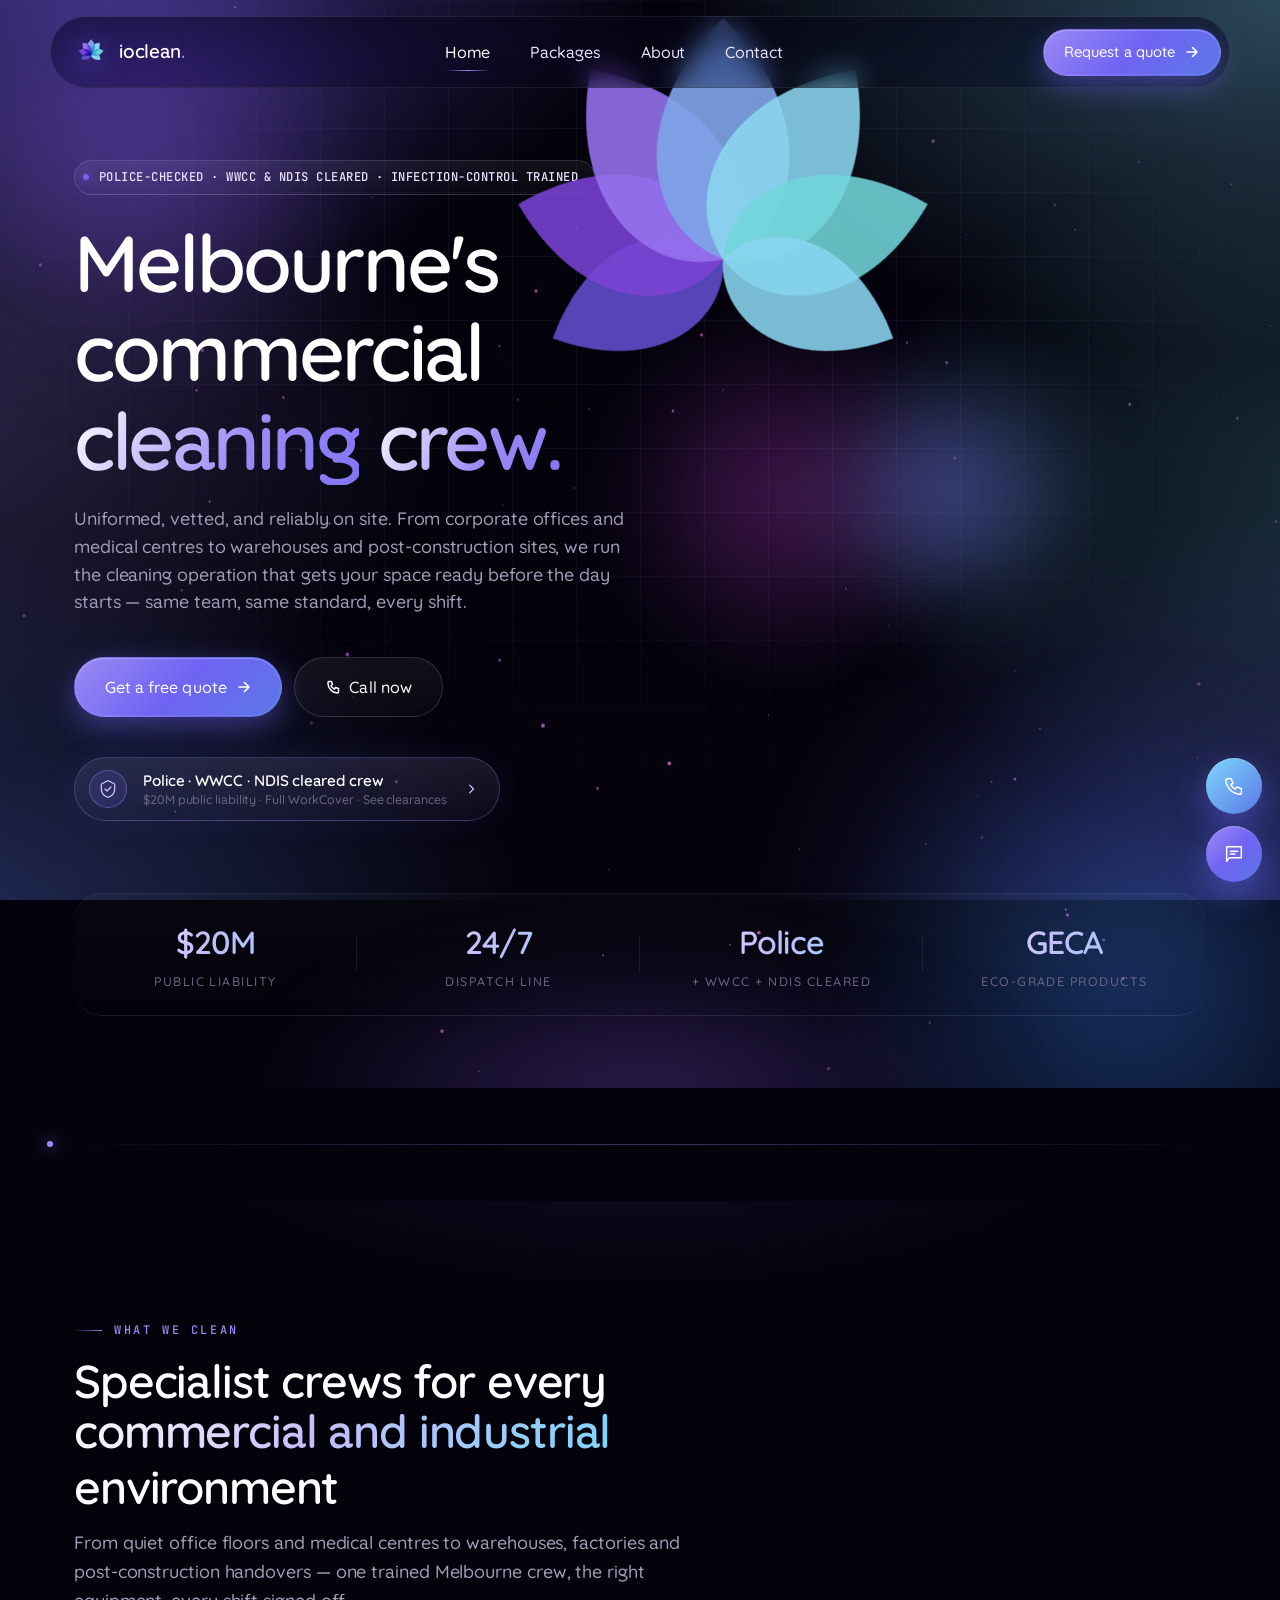
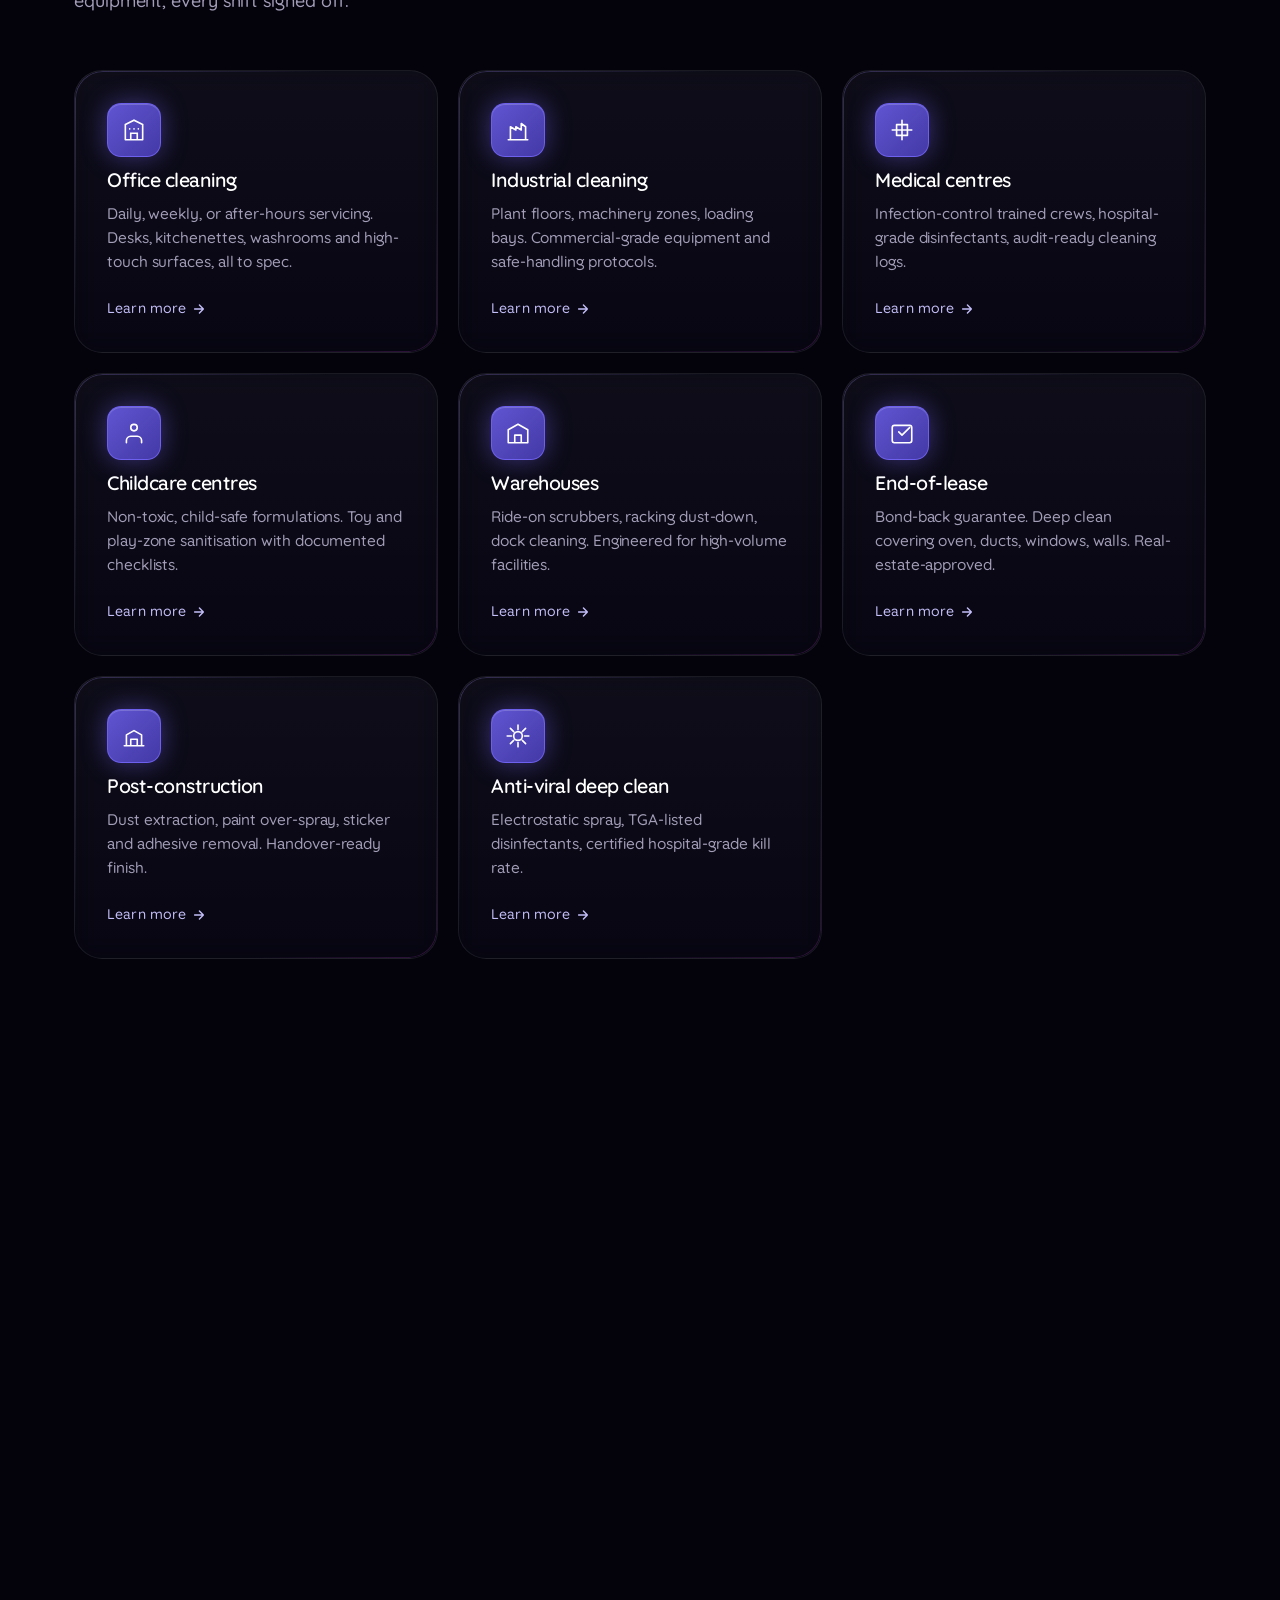
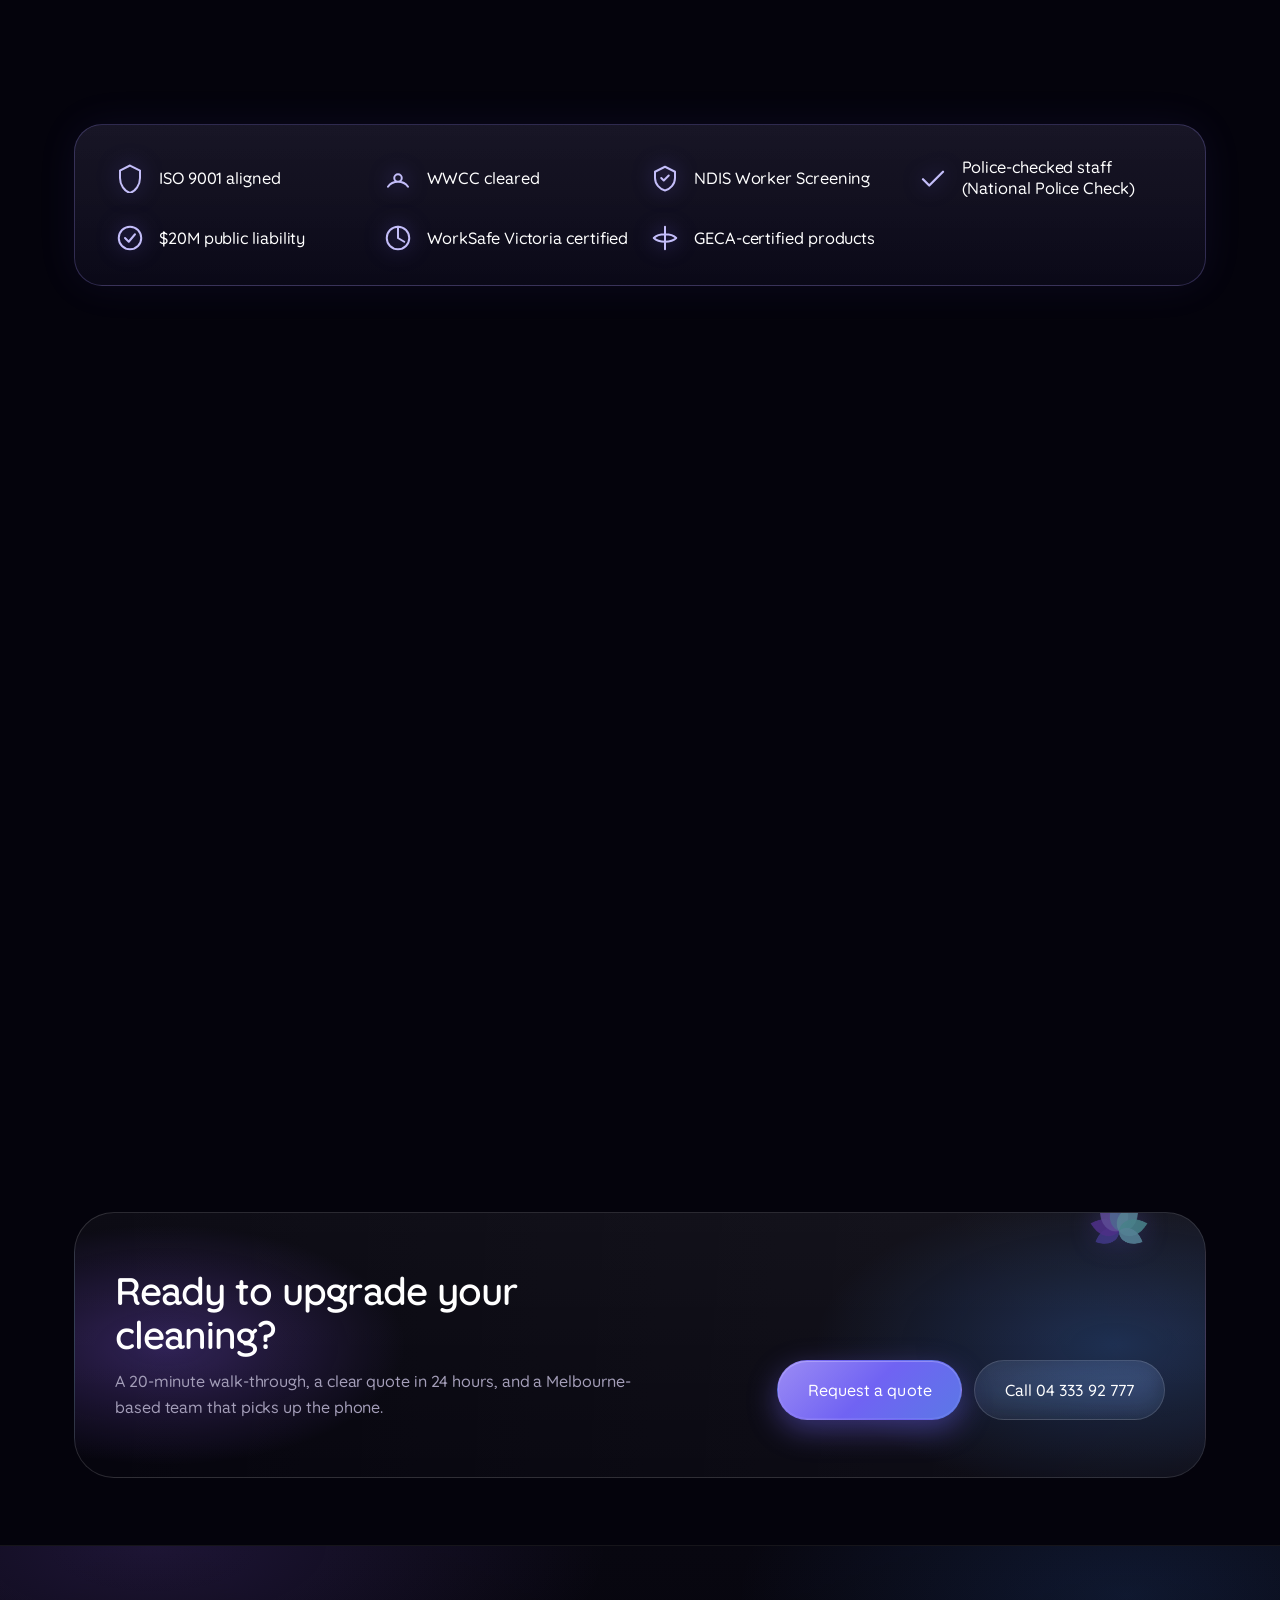
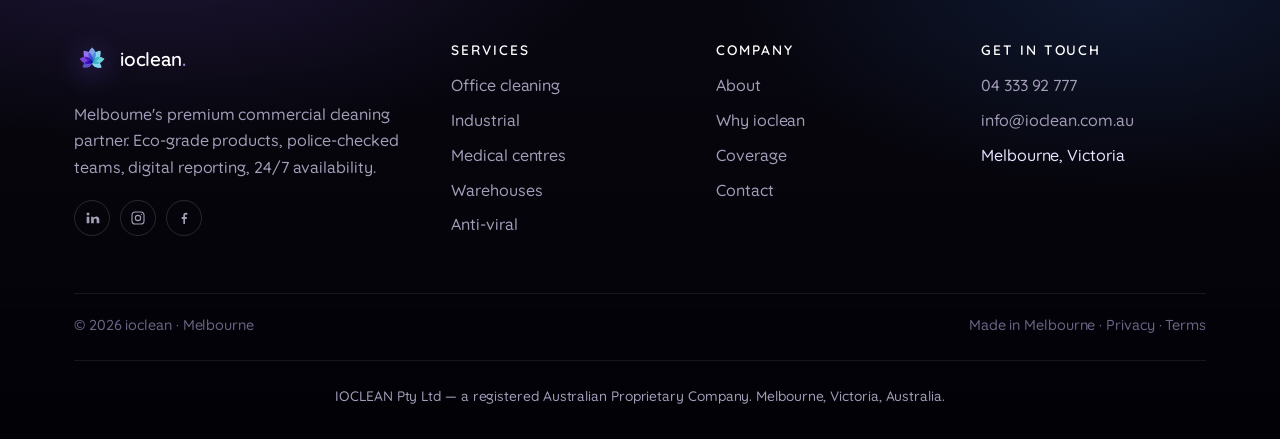
<file: index.html>
<!doctype html>
<html lang="en-AU">
<head>
  <meta charset="utf-8" />
  <script>
    /* /index.html and / are the same document on GitHub Pages, so when a
       crawler or visitor hits /index.html we need to:
         1. Tell the crawler not to index this duplicate URL,
         2. Redirect to the canonical / via real client navigation.
       When the page is reached at /, this block is a no-op — the page
       indexes normally and serves as the homepage. */
    if (location.pathname === '/index.html') {
      var m = document.querySelector('meta[name="robots"]');
      if (m) {
        m.setAttribute('content', 'noindex, follow');
      } else {
        m = document.createElement('meta');
        m.name = 'robots';
        m.content = 'noindex, follow';
        document.head.appendChild(m);
      }
      location.replace('/' + location.search + location.hash);
    }
  </script>

  <meta name="viewport" content="width=device-width, initial-scale=1, viewport-fit=cover" />
  <meta name="color-scheme" content="dark" />
  <title>ioclean — Melbourne's premium commercial cleaning partner</title>
  <meta name="description" content="Commercial &amp; industrial cleaning Melbourne — Police, WWCC and NDIS cleared crew, eco-grade products, 24/7 dispatch. Quotes in under 24 hours." />
  <meta name="theme-color" content="#04030c" />

  <link rel="icon" href="/favicon.ico?v=3" sizes="any" />
  <link rel="icon" type="image/png" sizes="32x32" href="/assets/img/brand/favicon-32.png?v=3" />
  <link rel="icon" type="image/png" sizes="192x192" href="/assets/img/brand/favicon-192.png?v=3" />
  <link rel="apple-touch-icon" sizes="180x180" href="/assets/img/brand/apple-touch-icon.png?v=3" />
  <link rel="preconnect" href="https://fonts.googleapis.com" />
  <link rel="preconnect" href="https://fonts.gstatic.com" crossorigin />
  <link rel="stylesheet" href="https://fonts.googleapis.com/css2?family=Quicksand:wght@400;500;600;700&family=JetBrains+Mono:wght@400;500&display=swap" />
  <!-- Canonical & search-engine hints -->
  <link rel="canonical" href="https://ioclean.com.au/" />
  <meta name="robots" content="index,follow,max-snippet:-1,max-image-preview:large,max-video-preview:-1" />
  <meta name="author" content="IOCLEAN Pty Ltd" />
  <meta name="publisher" content="IOCLEAN Pty Ltd" />
  <meta name="geo.region" content="AU-VIC" />
  <meta name="geo.placename" content="Melbourne" />
  <meta name="geo.position" content="-37.8136;144.9631" />
  <meta name="ICBM" content="-37.8136, 144.9631" />
  <meta name="keywords" content="commercial cleaning Melbourne, office cleaning, industrial cleaning, medical centre cleaning, childcare cleaning, warehouse cleaning, end-of-lease cleaning, post-construction cleaning, anti-viral cleaning, ioclean" />

  <!-- Open Graph -->
  <meta property="og:type" content="website" />
  <meta property="og:site_name" content="ioclean" />
  <meta property="og:locale" content="en_AU" />
  <meta property="og:url" content="https://ioclean.com.au/" />
  <meta property="og:title" content="ioclean — Melbourne's premium commercial cleaning partner" />
  <meta property="og:description" content="Commercial, industrial and specialist cleaning across Melbourne. Police-checked teams, eco-grade products, anti-viral protocols, 24/7 availability. Quotes in 24 hours." />
  <meta property="og:image" content="https://ioclean.com.au/assets/img/brand/og-image.png" />
  <meta property="og:image:secure_url" content="https://ioclean.com.au/assets/img/brand/og-image.png" />
  <meta property="og:image:type" content="image/png" />
  <meta property="og:image:width" content="1200" />
  <meta property="og:image:height" content="630" />
  <meta property="og:image:alt" content="ioclean — Melbourne's premium commercial cleaning partner" />

  <!-- Twitter -->
  <meta name="twitter:card" content="summary_large_image" />
  <meta name="twitter:title" content="ioclean — Melbourne's premium commercial cleaning partner" />
  <meta name="twitter:description" content="Commercial, industrial and specialist cleaning across Melbourne. Police-checked teams, eco-grade products, anti-viral protocols, 24/7 availability. Quotes in 24 hours." />
  <meta name="twitter:image" content="https://ioclean.com.au/assets/img/brand/og-image.png" />
  <meta name="twitter:image:alt" content="ioclean — Melbourne's premium commercial cleaning partner" />

  <!-- Structured data — Organization, LocalBusiness, WebSite -->
  <script type="application/ld+json">
  {
    "@context": "https://schema.org",
    "@graph": [
      {
        "@type": "Organization",
        "@id": "https://ioclean.com.au/#organization",
        "name": "ioclean",
        "legalName": "IOCLEAN Pty Ltd",
        "url": "https://ioclean.com.au/",
        "logo": {
          "@type": "ImageObject",
          "url": "https://ioclean.com.au/assets/img/brand/og-image.png",
          "width": 1200,
          "height": 630
        },
        "sameAs": ["https://www.linkedin.com/company/ioclean","https://www.instagram.com/ioclean.com.au","https://www.facebook.com/ioclean.com.au"],
        "contactPoint": [{
          "@type": "ContactPoint",
          "telephone": "+61-3-0000-0000",
          "contactType": "customer service",
          "email": "info@ioclean.com.au",
          "areaServed": "AU-VIC",
          "availableLanguage": ["English"]
        }]
      },
      {
        "@type": ["LocalBusiness", "ProfessionalService"],
        "@id": "https://ioclean.com.au/#business",
        "name": "ioclean",
        "image": "https://ioclean.com.au/assets/img/brand/og-image.png",
        "url": "https://ioclean.com.au/",
        "telephone": "+61-3-0000-0000",
        "email": "info@ioclean.com.au",
        "description": "Melbourne's premium commercial cleaning partner. Police-checked teams, eco-grade products, anti-viral protocols, 24/7 availability.",
        "priceRange": "$$",
        "address": {
          "@type": "PostalAddress",
          "addressLocality": "Melbourne",
          "addressRegion": "VIC",
          "addressCountry": "AU"
        },
        "geo": {
          "@type": "GeoCoordinates",
          "latitude": -37.8136,
          "longitude": 144.9631
        },
        "areaServed": [
          { "@type": "City", "name": "Melbourne" },
          { "@type": "AdministrativeArea", "name": "Victoria" }
        ],
        "openingHoursSpecification": [
          { "@type": "OpeningHoursSpecification", "dayOfWeek": ["Monday","Tuesday","Wednesday","Thursday","Friday"], "opens": "07:00", "closes": "19:00" },
          { "@type": "OpeningHoursSpecification", "dayOfWeek": ["Saturday"], "opens": "09:00", "closes": "16:00" }
        ],
        "hasOfferCatalog": {
          "@type": "OfferCatalog",
          "name": "Commercial cleaning services",
          "itemListElement": [
            { "@type": "Offer", "itemOffered": { "@type": "Service", "name": "Office cleaning" } },
            { "@type": "Offer", "itemOffered": { "@type": "Service", "name": "Industrial cleaning" } },
            { "@type": "Offer", "itemOffered": { "@type": "Service", "name": "Medical centre cleaning" } },
            { "@type": "Offer", "itemOffered": { "@type": "Service", "name": "Childcare centre cleaning" } },
            { "@type": "Offer", "itemOffered": { "@type": "Service", "name": "Warehouse cleaning" } },
            { "@type": "Offer", "itemOffered": { "@type": "Service", "name": "End-of-lease cleaning" } },
            { "@type": "Offer", "itemOffered": { "@type": "Service", "name": "Post-construction cleaning" } },
            { "@type": "Offer", "itemOffered": { "@type": "Service", "name": "Anti-viral deep cleaning" } }
          ]
        },
        "aggregateRating": {
          "@type": "AggregateRating",
          "ratingValue": "4.9",
          "reviewCount": "127"
        }
      },
      {
        "@type": "WebSite",
        "@id": "https://ioclean.com.au/#website",
        "url": "https://ioclean.com.au/",
        "name": "ioclean",
        "publisher": { "@id": "https://ioclean.com.au/#organization" },
        "inLanguage": "en-AU"
      }
    ]
  }
  </script>

  <link rel="stylesheet" href="assets/css/main.css" /><script type="module" src="assets/js/main.js"></script>
  <noscript><style>.page-body{opacity:1!important}.page-splash{display:none!important}.reveal{opacity:1!important;transform:none!important}</style></noscript>
</head>
<body class="page-body">

  <!-- Loading splash (auto-removed once fonts load) -->
  <div class="page-splash" aria-hidden="true"><div class="page-splash__mark"><img src="assets/img/brand/logo.png" alt="" width="88" height="88" /></div></div>

  <!-- Scroll progress bar -->
  <div class="scroll-progress" aria-hidden="true"></div>

  <!-- ===========================================================
       NAV
  ============================================================ -->
  <header>
    <nav class="nav" aria-label="Primary">
      <a class="brand" href="/" aria-label="ioclean home">
        <span class="brand__mark" aria-hidden="true">
          <img src="assets/img/brand/logo.png" alt="ioclean" width="36" height="36" />
        </span>
        <span class="brand__text">ioclean<span class="dot">.</span></span>
      </a>

      <ul class="nav__links" role="list">
        <li><a class="nav__link is-active" href="/">Home</a></li>
        <li><a class="nav__link" href="packages.html">Packages</a></li>
        <li><a class="nav__link" href="about.html">About</a></li>
        <li><a class="nav__link" href="contact.html">Contact</a></li>
      </ul>

      <div class="nav__cta">
        <a class="btn btn--primary btn--sm btn--glow" href="contact.html" data-magnetic data-strength="0.25">
          <span class="btn__label">Request a quote</span>
          <span class="btn__icon"><svg viewBox="0 0 16 16" fill="none"><path d="M3 8h10m0 0L8.5 3.5M13 8l-4.5 4.5" stroke="currentColor" stroke-width="1.6" stroke-linecap="round" stroke-linejoin="round"/></svg></span>
        </a>
      </div>

      <button class="nav__toggle" type="button" aria-label="Open menu" aria-expanded="false">
        <span class="nav__toggle__icon"><span></span><span></span><span></span></span>
      </button>
    </nav>
  </header>

  <!-- Mobile drawer -->
  <div class="nav-drawer" aria-hidden="true">
    <a class="nav-drawer__link" href="/">Home</a>
    <a class="nav-drawer__link" href="packages.html">Packages</a>
    <a class="nav-drawer__link" href="about.html">About</a>
    <a class="nav-drawer__link" href="contact.html">Contact</a>
    <a class="btn btn--primary nav-drawer__cta" href="contact.html">
      <span class="btn__label">Request a quote</span>
    </a>
  </div>

  <main>

    <!-- ===========================================================
         HERO
    ============================================================ -->
    <section class="hero" id="top">
      <span class="glow-blob glow-blob--violet" style="width:520px;height:520px;top:-120px;left:-120px;"></span>
      <span class="glow-blob glow-blob--blue"   style="width:600px;height:600px;bottom:-200px;right:-150px;animation-delay:-6s;"></span>
      <span class="glow-blob glow-blob--magenta" style="width:340px;height:340px;top:30%;left:48%;animation-delay:-12s;"></span>
      <div class="grid-bg"></div>
      <div class="particles" data-parallax="0.06"><canvas data-density="med" data-link-range="130" data-color="265"></canvas></div>

      <div class="container hero__inner">
        <div class="hero__layout">

          <div>
            <span class="eyebrow reveal">
              <span class="eyebrow__dot"></span>
              Police-checked · WWCC &amp; NDIS cleared · Infection-control trained
            </span>

            <h1 class="hero__title" style="margin-top:24px">
              <span class="word" style="animation-delay:60ms">Melbourne's</span>
              <span class="word" style="animation-delay:140ms">commercial</span><br/>
              <span class="word word--accent" style="animation-delay:240ms">cleaning</span>
              <span class="word word--accent" style="animation-delay:320ms">crew.</span>
            </h1>

            <p class="hero__sub reveal" data-stagger="3">
              Uniformed, vetted, and reliably on site. From corporate offices and medical
              centres to warehouses and post-construction sites, we run the cleaning
              operation that gets your space ready before the day starts — same team,
              same standard, every shift.
            </p>

            <div class="hero__cta reveal" data-stagger="4">
              <a class="btn btn--primary btn--lg btn--glow" href="contact.html#form" data-magnetic>
                <span class="btn__label">Get a free quote</span>
                <span class="btn__icon">
                  <svg viewBox="0 0 16 16" fill="none"><path d="M3 8h10m0 0L8.5 3.5M13 8l-4.5 4.5" stroke="currentColor" stroke-width="1.6" stroke-linecap="round" stroke-linejoin="round"/></svg>
                </span>
              </a>
              <a class="btn btn--ghost btn--lg" href="#" data-tel="MDQzMzM5Mjc3Nw==" data-tel-display="MDQgMzMzIDkyIDc3Nw==" data-magnetic data-strength="0.2">
                <span class="btn__icon">
                  <svg viewBox="0 0 16 16" fill="none"><path d="M3 3.5C3 3 3.5 2.5 4 2.5h2.5l1 3-1.5 1c.5 1.5 2 3 3.5 3.5l1-1.5 3 1V13c0 .5-.5 1-1 1-5 0-9.5-4.5-9.5-9.5z" stroke="currentColor" stroke-width="1.5" stroke-linejoin="round"/></svg>
                </span>
                <span class="btn__label">Call now</span>
              </a>
            </div>

            <a class="hero__trust reveal" href="about.html#difference" data-stagger="5" aria-label="See our crew clearances and insurance">
              <span class="hero__trust__icon" aria-hidden="true">
                <svg viewBox="0 0 24 24" fill="none"><path d="M12 2l8 4v6c0 5-3.5 8.5-8 10-4.5-1.5-8-5-8-10V6l8-4z" stroke="currentColor" stroke-width="1.6" stroke-linejoin="round"/><path d="M8.5 12l2.5 2.5 4.5-5" stroke="currentColor" stroke-width="1.7" stroke-linecap="round" stroke-linejoin="round"/></svg>
              </span>
              <span class="hero__trust__copy">
                <strong>Police · WWCC · NDIS cleared crew</strong>
                <span class="hero__trust__sub">$20M public liability · Full WorkCover · See clearances</span>
              </span>
              <span class="hero__trust__chev" aria-hidden="true">
                <svg viewBox="0 0 16 16" fill="none"><path d="M5 3l5 5-5 5" stroke="currentColor" stroke-width="1.6" stroke-linecap="round" stroke-linejoin="round"/></svg>
              </span>
            </a>
          </div>

          <!-- Right column — animated lotus brand mark (hero scale) -->
          <div class="hero__lotus reveal reveal--zoom" aria-hidden="true">
            <div class="hero__lotus__glow"></div>
            <svg class="lotus lotus--hero" viewBox="0 0 100 100" role="img" aria-label="ioclean">
              <g class="lotus__body">
                <!-- 7 leaf-shaped petals fanning around a shared base point.
                     Each petal is a tapered almond drawn from base (0,0)
                     up to tip (0,-52), with both ends pointed and the
                     widest cross-section near the middle. Pivot at the
                     base (transform-box: fill-box; origin: 50% 100%).

                     Angles (from .lotus__petal--N sway keyframes):
                       1 → -115°  bottom-left   deep purple
                       2 →  -75°  left           violet
                       3 →  -35°  upper-left     lavender
                       4 →    0°  top apex       cyan
                       5 →  +35°  upper-right    mid blue
                       6 →  +75°  right          teal
                       7 → +115°  bottom-right   light cyan -->
                <!-- Smooth petal: each side is a single cubic from base to tip,
                     no mid-curve join → no kink. Colours sampled from the
                     official brand mark at each petal position. -->
                <path class="lotus__petal lotus__petal--1" fill="#624FCE" fill-opacity="0.88" d="M 0 0 C -16 -6 -22 -30 0 -52 C 22 -30 16 -6 0 0 Z" />
                <path class="lotus__petal lotus__petal--2" fill="#7A43D5" fill-opacity="0.88" d="M 0 0 C -16 -6 -22 -30 0 -52 C 22 -30 16 -6 0 0 Z" />
                <path class="lotus__petal lotus__petal--3" fill="#9774F0" fill-opacity="0.88" d="M 0 0 C -16 -6 -22 -30 0 -52 C 22 -30 16 -6 0 0 Z" />
                <path class="lotus__petal lotus__petal--4" fill="#7EA3E7" fill-opacity="0.92" d="M 0 0 C -16 -6 -22 -30 0 -52 C 22 -30 16 -6 0 0 Z" />
                <path class="lotus__petal lotus__petal--5" fill="#8BD7EF" fill-opacity="0.88" d="M 0 0 C -16 -6 -22 -30 0 -52 C 22 -30 16 -6 0 0 Z" />
                <path class="lotus__petal lotus__petal--6" fill="#71D5DA" fill-opacity="0.88" d="M 0 0 C -16 -6 -22 -30 0 -52 C 22 -30 16 -6 0 0 Z" />
                <path class="lotus__petal lotus__petal--7" fill="#89D5EE" fill-opacity="0.88" d="M 0 0 C -16 -6 -22 -30 0 -52 C 22 -30 16 -6 0 0 Z" />
              </g>
            </svg>
          </div>

        </div>

        <!-- Hero stat strip — honest, claim-based numbers -->
        <div class="hero-stats reveal" data-stagger="6">
          <div class="hero-stats__item">
            <div class="hero-stats__value">$20M</div>
            <div class="hero-stats__label">Public liability</div>
          </div>
          <div class="hero-stats__item">
            <div class="hero-stats__value">24/7</div>
            <div class="hero-stats__label">Dispatch line</div>
          </div>
          <div class="hero-stats__item">
            <div class="hero-stats__value">Police</div>
            <div class="hero-stats__label">+ WWCC + NDIS cleared</div>
          </div>
          <div class="hero-stats__item">
            <div class="hero-stats__value">GECA</div>
            <div class="hero-stats__label">Eco-grade products</div>
          </div>
        </div>
      </div>
      <div class="under-glow" aria-hidden="true"></div>
    </section>

    <div class="beam-divider" aria-hidden="true"><span class="beam-divider__pulse"></span></div>

    <!-- ===========================================================
         SERVICES
    ============================================================ -->
    <section class="section" id="services">
      <div class="section-glow"></div>
      <div class="container">
        <header class="section-head reveal">
          <span class="eyebrow-line">What we clean</span>
          <h2 class="section-title">Specialist crews for every <span class="gradient-text">commercial and industrial</span> environment</h2>
          <p class="section-lede">From quiet office floors and medical centres to warehouses, factories and post-construction handovers — one trained Melbourne crew, the right equipment, every shift signed off.</p>
        </header>

        <div class="grid-3">
          <!-- 1 Office -->
          <a class="card service-card reveal" href="contact.html?service=office#form" data-stagger="1">
            <div class="service-card__icon">
              <svg viewBox="0 0 24 24" fill="none"><path d="M4 21V7l8-4 8 4v14M4 21h16M9 21v-6h6v6M8 11h.01M12 11h.01M16 11h.01" stroke="currentColor" stroke-width="1.5" stroke-linecap="round"/></svg>
            </div>
            <h3>Office cleaning</h3>
            <p class="service-card__desc">Daily, weekly, or after-hours servicing. Desks, kitchenettes, washrooms and high-touch surfaces, all to spec.</p>
            <span class="service-card__more">Learn more <svg viewBox="0 0 16 16" fill="none"><path d="M3 8h10m0 0L8.5 3.5M13 8l-4.5 4.5" stroke="currentColor" stroke-width="1.6" stroke-linecap="round" stroke-linejoin="round"/></svg></span>
          </a>

          <!-- 2 Industrial -->
          <a class="card service-card reveal" href="contact.html?service=industrial#form" data-stagger="2">
            <div class="service-card__icon">
              <svg viewBox="0 0 24 24" fill="none"><path d="M3 21h18M5 21V9l5 3V9l5 3V6l4 3v12" stroke="currentColor" stroke-width="1.5" stroke-linecap="round" stroke-linejoin="round"/></svg>
            </div>
            <h3>Industrial cleaning</h3>
            <p class="service-card__desc">Plant floors, machinery zones, loading bays. Commercial-grade equipment and safe-handling protocols.</p>
            <span class="service-card__more">Learn more <svg viewBox="0 0 16 16" fill="none"><path d="M3 8h10m0 0L8.5 3.5M13 8l-4.5 4.5" stroke="currentColor" stroke-width="1.6" stroke-linecap="round" stroke-linejoin="round"/></svg></span>
          </a>

          <!-- 3 Medical -->
          <a class="card service-card reveal" href="contact.html?service=medical#form" data-stagger="3">
            <div class="service-card__icon">
              <svg viewBox="0 0 24 24" fill="none"><path d="M12 3v18M3 12h18M7 7h10v10H7z" stroke="currentColor" stroke-width="1.5" stroke-linecap="round" stroke-linejoin="round"/></svg>
            </div>
            <h3>Medical centres</h3>
            <p class="service-card__desc">Infection-control trained crews, hospital-grade disinfectants, audit-ready cleaning logs.</p>
            <span class="service-card__more">Learn more <svg viewBox="0 0 16 16" fill="none"><path d="M3 8h10m0 0L8.5 3.5M13 8l-4.5 4.5" stroke="currentColor" stroke-width="1.6" stroke-linecap="round" stroke-linejoin="round"/></svg></span>
          </a>

          <!-- 4 Childcare -->
          <a class="card service-card reveal" href="contact.html?service=childcare#form" data-stagger="4">
            <div class="service-card__icon">
              <svg viewBox="0 0 24 24" fill="none"><path d="M12 4a3 3 0 1 1 0 6 3 3 0 0 1 0-6zM5 21v-2a4 4 0 0 1 4-4h6a4 4 0 0 1 4 4v2" stroke="currentColor" stroke-width="1.5" stroke-linecap="round" stroke-linejoin="round"/></svg>
            </div>
            <h3>Childcare centres</h3>
            <p class="service-card__desc">Non-toxic, child-safe formulations. Toy and play-zone sanitisation with documented checklists.</p>
            <span class="service-card__more">Learn more <svg viewBox="0 0 16 16" fill="none"><path d="M3 8h10m0 0L8.5 3.5M13 8l-4.5 4.5" stroke="currentColor" stroke-width="1.6" stroke-linecap="round" stroke-linejoin="round"/></svg></span>
          </a>

          <!-- 5 Warehouses -->
          <a class="card service-card reveal" href="contact.html?service=warehouse#form" data-stagger="5">
            <div class="service-card__icon">
              <svg viewBox="0 0 24 24" fill="none"><path d="M3 21V9l9-5 9 5v12M3 21h18M9 21v-7h6v7" stroke="currentColor" stroke-width="1.5" stroke-linecap="round" stroke-linejoin="round"/></svg>
            </div>
            <h3>Warehouses</h3>
            <p class="service-card__desc">Ride-on scrubbers, racking dust-down, dock cleaning. Engineered for high-volume facilities.</p>
            <span class="service-card__more">Learn more <svg viewBox="0 0 16 16" fill="none"><path d="M3 8h10m0 0L8.5 3.5M13 8l-4.5 4.5" stroke="currentColor" stroke-width="1.6" stroke-linecap="round" stroke-linejoin="round"/></svg></span>
          </a>

          <!-- 6 End-of-lease -->
          <a class="card service-card reveal" href="contact.html?service=end-of-lease#form" data-stagger="6">
            <div class="service-card__icon">
              <svg viewBox="0 0 24 24" fill="none"><path d="M9 11l3 3 7-7M5 21h14a2 2 0 0 0 2-2V7a2 2 0 0 0-2-2H5a2 2 0 0 0-2 2v12a2 2 0 0 0 2 2z" stroke="currentColor" stroke-width="1.5" stroke-linecap="round" stroke-linejoin="round"/></svg>
            </div>
            <h3>End-of-lease</h3>
            <p class="service-card__desc">Bond-back guarantee. Deep clean covering oven, ducts, windows, walls. Real-estate-approved.</p>
            <span class="service-card__more">Learn more <svg viewBox="0 0 16 16" fill="none"><path d="M3 8h10m0 0L8.5 3.5M13 8l-4.5 4.5" stroke="currentColor" stroke-width="1.6" stroke-linecap="round" stroke-linejoin="round"/></svg></span>
          </a>

          <!-- 7 Post-construction -->
          <a class="card service-card reveal" href="contact.html?service=post-construction#form" data-stagger="7">
            <div class="service-card__icon">
              <svg viewBox="0 0 24 24" fill="none"><path d="M3 21h18M5 21V11l7-4 7 4v10M9 21v-6h6v6" stroke="currentColor" stroke-width="1.5" stroke-linecap="round" stroke-linejoin="round"/></svg>
            </div>
            <h3>Post-construction</h3>
            <p class="service-card__desc">Dust extraction, paint over-spray, sticker and adhesive removal. Handover-ready finish.</p>
            <span class="service-card__more">Learn more <svg viewBox="0 0 16 16" fill="none"><path d="M3 8h10m0 0L8.5 3.5M13 8l-4.5 4.5" stroke="currentColor" stroke-width="1.6" stroke-linecap="round" stroke-linejoin="round"/></svg></span>
          </a>

          <!-- 8 Anti-viral -->
          <a class="card service-card reveal" href="contact.html?service=anti-viral#form" data-stagger="9">
            <div class="service-card__icon">
              <svg viewBox="0 0 24 24" fill="none"><path d="M12 2v4M12 18v4M2 12h4M18 12h4M5 5l3 3M16 16l3 3M19 5l-3 3M8 16l-3 3M12 8a4 4 0 1 1 0 8 4 4 0 0 1 0-8z" stroke="currentColor" stroke-width="1.5" stroke-linecap="round" stroke-linejoin="round"/></svg>
            </div>
            <h3>Anti-viral deep clean</h3>
            <p class="service-card__desc">Electrostatic spray, TGA-listed disinfectants, certified hospital-grade kill rate.</p>
            <span class="service-card__more">Learn more <svg viewBox="0 0 16 16" fill="none"><path d="M3 8h10m0 0L8.5 3.5M13 8l-4.5 4.5" stroke="currentColor" stroke-width="1.6" stroke-linecap="round" stroke-linejoin="round"/></svg></span>
          </a>
        </div>
      </div>
    </section>

    <!-- ===========================================================
         FIELD OPERATIONS — real crews, real sites
    ============================================================ -->
    <section class="section" id="field-operations">
      <div class="container">
        <header class="section-head section-head--centered reveal">
          <span class="eyebrow-line" style="justify-content:center">Field operations</span>
          <h2 class="section-title">A team that shows up — in uniform, on time, every shift</h2>
          <p class="section-lede">No subcontractors. No revolving cleaners. Just trained, police-checked staff who know your site and turn up when they said they would.</p>
        </header>

        <div class="field-gallery reveal">
          <figure class="field-tile">
            <img src="assets/img/photos/team-three-portrait.jpg"
                 alt="Three uniformed ioclean crew members with cleaning equipment on site" loading="lazy" />
            <figcaption>
              <span class="tile__sub">The crew</span>
              On-site, in uniform, ready to roll
            </figcaption>
          </figure>
          <figure class="field-tile">
            <img src="assets/img/photos/floor-mop-male.jpg"
                 alt="ioclean crew member mopping the polished floor of a corporate office" loading="lazy" />
            <figcaption>
              <span class="tile__sub">Corporate offices</span>
              Daily floor service
            </figcaption>
          </figure>
          <figure class="field-tile">
            <img src="assets/img/photos/team-kitchen-clean.jpg"
                 alt="Two ioclean staff wiping down stainless steel kitchen surfaces" loading="lazy" />
            <figcaption>
              <span class="tile__sub">Hospitality</span>
              Kitchen detail clean
            </figcaption>
          </figure>
          <figure class="field-tile">
            <img src="assets/img/photos/vacuum-corridor.jpg"
                 alt="ioclean staff member vacuuming an office corridor" loading="lazy" />
            <figcaption>
              <span class="tile__sub">Office floors</span>
              Common areas &amp; corridors
            </figcaption>
          </figure>
          <figure class="field-tile">
            <img src="assets/img/photos/window-squeegee.jpg"
                 alt="ioclean window cleaner using a squeegee on a floor-to-ceiling office window" loading="lazy" />
            <figcaption>
              <span class="tile__sub">Glass &amp; windows</span>
              Full-height detail
            </figcaption>
          </figure>
          <figure class="field-tile">
            <img src="assets/img/photos/glass-shower.jpg"
                 alt="ioclean staff cleaning a glass shower partition in a medical facility" loading="lazy" />
            <figcaption>
              <span class="tile__sub">Medical &amp; bathrooms</span>
              Hospital-grade detail
            </figcaption>
          </figure>
        </div>
      </div>
    </section>

    <!-- ===========================================================
         INDUSTRIES (marquee)
    ============================================================ -->
    <section class="section section--tight" id="industries">
      <div class="container">
        <header class="section-head section-head--centered reveal">
          <span class="eyebrow-line" style="justify-content:center">Industries we serve</span>
          <h2 class="section-title">Trusted by Melbourne's most demanding sectors</h2>
        </header>
      </div>

      <div class="marquee reveal" data-stagger="2">
        <div class="marquee__track">
          <!-- Set 1 -->
          <span class="chip"><span class="chip__ico"><svg viewBox="0 0 100 100" fill="currentColor" aria-hidden="true"><g transform="translate(50 60)" fill-opacity="0.9"><path d="M0 0C-16-6-22-30 0-52C22-30 16-6 0 0Z" transform="rotate(-115)"/><path d="M0 0C-16-6-22-30 0-52C22-30 16-6 0 0Z" transform="rotate(-75)"/><path d="M0 0C-16-6-22-30 0-52C22-30 16-6 0 0Z" transform="rotate(-35)"/><path d="M0 0C-16-6-22-30 0-52C22-30 16-6 0 0Z"/><path d="M0 0C-16-6-22-30 0-52C22-30 16-6 0 0Z" transform="rotate(35)"/><path d="M0 0C-16-6-22-30 0-52C22-30 16-6 0 0Z" transform="rotate(75)"/><path d="M0 0C-16-6-22-30 0-52C22-30 16-6 0 0Z" transform="rotate(115)"/></g></svg></span>Corporate offices</span>
          <span class="chip"><span class="chip__ico"><svg viewBox="0 0 100 100" fill="currentColor" aria-hidden="true"><g transform="translate(50 60)" fill-opacity="0.9"><path d="M0 0C-16-6-22-30 0-52C22-30 16-6 0 0Z" transform="rotate(-115)"/><path d="M0 0C-16-6-22-30 0-52C22-30 16-6 0 0Z" transform="rotate(-75)"/><path d="M0 0C-16-6-22-30 0-52C22-30 16-6 0 0Z" transform="rotate(-35)"/><path d="M0 0C-16-6-22-30 0-52C22-30 16-6 0 0Z"/><path d="M0 0C-16-6-22-30 0-52C22-30 16-6 0 0Z" transform="rotate(35)"/><path d="M0 0C-16-6-22-30 0-52C22-30 16-6 0 0Z" transform="rotate(75)"/><path d="M0 0C-16-6-22-30 0-52C22-30 16-6 0 0Z" transform="rotate(115)"/></g></svg></span>Hospitals</span>
          <span class="chip"><span class="chip__ico"><svg viewBox="0 0 100 100" fill="currentColor" aria-hidden="true"><g transform="translate(50 60)" fill-opacity="0.9"><path d="M0 0C-16-6-22-30 0-52C22-30 16-6 0 0Z" transform="rotate(-115)"/><path d="M0 0C-16-6-22-30 0-52C22-30 16-6 0 0Z" transform="rotate(-75)"/><path d="M0 0C-16-6-22-30 0-52C22-30 16-6 0 0Z" transform="rotate(-35)"/><path d="M0 0C-16-6-22-30 0-52C22-30 16-6 0 0Z"/><path d="M0 0C-16-6-22-30 0-52C22-30 16-6 0 0Z" transform="rotate(35)"/><path d="M0 0C-16-6-22-30 0-52C22-30 16-6 0 0Z" transform="rotate(75)"/><path d="M0 0C-16-6-22-30 0-52C22-30 16-6 0 0Z" transform="rotate(115)"/></g></svg></span>Medical centres</span>
          <span class="chip"><span class="chip__ico"><svg viewBox="0 0 100 100" fill="currentColor" aria-hidden="true"><g transform="translate(50 60)" fill-opacity="0.9"><path d="M0 0C-16-6-22-30 0-52C22-30 16-6 0 0Z" transform="rotate(-115)"/><path d="M0 0C-16-6-22-30 0-52C22-30 16-6 0 0Z" transform="rotate(-75)"/><path d="M0 0C-16-6-22-30 0-52C22-30 16-6 0 0Z" transform="rotate(-35)"/><path d="M0 0C-16-6-22-30 0-52C22-30 16-6 0 0Z"/><path d="M0 0C-16-6-22-30 0-52C22-30 16-6 0 0Z" transform="rotate(35)"/><path d="M0 0C-16-6-22-30 0-52C22-30 16-6 0 0Z" transform="rotate(75)"/><path d="M0 0C-16-6-22-30 0-52C22-30 16-6 0 0Z" transform="rotate(115)"/></g></svg></span>Childcare</span>
          <span class="chip"><span class="chip__ico"><svg viewBox="0 0 100 100" fill="currentColor" aria-hidden="true"><g transform="translate(50 60)" fill-opacity="0.9"><path d="M0 0C-16-6-22-30 0-52C22-30 16-6 0 0Z" transform="rotate(-115)"/><path d="M0 0C-16-6-22-30 0-52C22-30 16-6 0 0Z" transform="rotate(-75)"/><path d="M0 0C-16-6-22-30 0-52C22-30 16-6 0 0Z" transform="rotate(-35)"/><path d="M0 0C-16-6-22-30 0-52C22-30 16-6 0 0Z"/><path d="M0 0C-16-6-22-30 0-52C22-30 16-6 0 0Z" transform="rotate(35)"/><path d="M0 0C-16-6-22-30 0-52C22-30 16-6 0 0Z" transform="rotate(75)"/><path d="M0 0C-16-6-22-30 0-52C22-30 16-6 0 0Z" transform="rotate(115)"/></g></svg></span>Warehousing</span>
          <span class="chip"><span class="chip__ico"><svg viewBox="0 0 100 100" fill="currentColor" aria-hidden="true"><g transform="translate(50 60)" fill-opacity="0.9"><path d="M0 0C-16-6-22-30 0-52C22-30 16-6 0 0Z" transform="rotate(-115)"/><path d="M0 0C-16-6-22-30 0-52C22-30 16-6 0 0Z" transform="rotate(-75)"/><path d="M0 0C-16-6-22-30 0-52C22-30 16-6 0 0Z" transform="rotate(-35)"/><path d="M0 0C-16-6-22-30 0-52C22-30 16-6 0 0Z"/><path d="M0 0C-16-6-22-30 0-52C22-30 16-6 0 0Z" transform="rotate(35)"/><path d="M0 0C-16-6-22-30 0-52C22-30 16-6 0 0Z" transform="rotate(75)"/><path d="M0 0C-16-6-22-30 0-52C22-30 16-6 0 0Z" transform="rotate(115)"/></g></svg></span>Education</span>
          <span class="chip"><span class="chip__ico"><svg viewBox="0 0 100 100" fill="currentColor" aria-hidden="true"><g transform="translate(50 60)" fill-opacity="0.9"><path d="M0 0C-16-6-22-30 0-52C22-30 16-6 0 0Z" transform="rotate(-115)"/><path d="M0 0C-16-6-22-30 0-52C22-30 16-6 0 0Z" transform="rotate(-75)"/><path d="M0 0C-16-6-22-30 0-52C22-30 16-6 0 0Z" transform="rotate(-35)"/><path d="M0 0C-16-6-22-30 0-52C22-30 16-6 0 0Z"/><path d="M0 0C-16-6-22-30 0-52C22-30 16-6 0 0Z" transform="rotate(35)"/><path d="M0 0C-16-6-22-30 0-52C22-30 16-6 0 0Z" transform="rotate(75)"/><path d="M0 0C-16-6-22-30 0-52C22-30 16-6 0 0Z" transform="rotate(115)"/></g></svg></span>Manufacturing</span>
          <span class="chip"><span class="chip__ico"><svg viewBox="0 0 100 100" fill="currentColor" aria-hidden="true"><g transform="translate(50 60)" fill-opacity="0.9"><path d="M0 0C-16-6-22-30 0-52C22-30 16-6 0 0Z" transform="rotate(-115)"/><path d="M0 0C-16-6-22-30 0-52C22-30 16-6 0 0Z" transform="rotate(-75)"/><path d="M0 0C-16-6-22-30 0-52C22-30 16-6 0 0Z" transform="rotate(-35)"/><path d="M0 0C-16-6-22-30 0-52C22-30 16-6 0 0Z"/><path d="M0 0C-16-6-22-30 0-52C22-30 16-6 0 0Z" transform="rotate(35)"/><path d="M0 0C-16-6-22-30 0-52C22-30 16-6 0 0Z" transform="rotate(75)"/><path d="M0 0C-16-6-22-30 0-52C22-30 16-6 0 0Z" transform="rotate(115)"/></g></svg></span>Retail &amp; hospitality</span>
          <span class="chip"><span class="chip__ico"><svg viewBox="0 0 100 100" fill="currentColor" aria-hidden="true"><g transform="translate(50 60)" fill-opacity="0.9"><path d="M0 0C-16-6-22-30 0-52C22-30 16-6 0 0Z" transform="rotate(-115)"/><path d="M0 0C-16-6-22-30 0-52C22-30 16-6 0 0Z" transform="rotate(-75)"/><path d="M0 0C-16-6-22-30 0-52C22-30 16-6 0 0Z" transform="rotate(-35)"/><path d="M0 0C-16-6-22-30 0-52C22-30 16-6 0 0Z"/><path d="M0 0C-16-6-22-30 0-52C22-30 16-6 0 0Z" transform="rotate(35)"/><path d="M0 0C-16-6-22-30 0-52C22-30 16-6 0 0Z" transform="rotate(75)"/><path d="M0 0C-16-6-22-30 0-52C22-30 16-6 0 0Z" transform="rotate(115)"/></g></svg></span>Aged care</span>
          <span class="chip"><span class="chip__ico"><svg viewBox="0 0 100 100" fill="currentColor" aria-hidden="true"><g transform="translate(50 60)" fill-opacity="0.9"><path d="M0 0C-16-6-22-30 0-52C22-30 16-6 0 0Z" transform="rotate(-115)"/><path d="M0 0C-16-6-22-30 0-52C22-30 16-6 0 0Z" transform="rotate(-75)"/><path d="M0 0C-16-6-22-30 0-52C22-30 16-6 0 0Z" transform="rotate(-35)"/><path d="M0 0C-16-6-22-30 0-52C22-30 16-6 0 0Z"/><path d="M0 0C-16-6-22-30 0-52C22-30 16-6 0 0Z" transform="rotate(35)"/><path d="M0 0C-16-6-22-30 0-52C22-30 16-6 0 0Z" transform="rotate(75)"/><path d="M0 0C-16-6-22-30 0-52C22-30 16-6 0 0Z" transform="rotate(115)"/></g></svg></span>Construction</span>
          <span class="chip"><span class="chip__ico"><svg viewBox="0 0 100 100" fill="currentColor" aria-hidden="true"><g transform="translate(50 60)" fill-opacity="0.9"><path d="M0 0C-16-6-22-30 0-52C22-30 16-6 0 0Z" transform="rotate(-115)"/><path d="M0 0C-16-6-22-30 0-52C22-30 16-6 0 0Z" transform="rotate(-75)"/><path d="M0 0C-16-6-22-30 0-52C22-30 16-6 0 0Z" transform="rotate(-35)"/><path d="M0 0C-16-6-22-30 0-52C22-30 16-6 0 0Z"/><path d="M0 0C-16-6-22-30 0-52C22-30 16-6 0 0Z" transform="rotate(35)"/><path d="M0 0C-16-6-22-30 0-52C22-30 16-6 0 0Z" transform="rotate(75)"/><path d="M0 0C-16-6-22-30 0-52C22-30 16-6 0 0Z" transform="rotate(115)"/></g></svg></span>Government</span>
          <!-- Set 2 (duplicate to loop seamlessly) -->
          <span class="chip"><span class="chip__ico"><svg viewBox="0 0 100 100" fill="currentColor" aria-hidden="true"><g transform="translate(50 60)" fill-opacity="0.9"><path d="M0 0C-16-6-22-30 0-52C22-30 16-6 0 0Z" transform="rotate(-115)"/><path d="M0 0C-16-6-22-30 0-52C22-30 16-6 0 0Z" transform="rotate(-75)"/><path d="M0 0C-16-6-22-30 0-52C22-30 16-6 0 0Z" transform="rotate(-35)"/><path d="M0 0C-16-6-22-30 0-52C22-30 16-6 0 0Z"/><path d="M0 0C-16-6-22-30 0-52C22-30 16-6 0 0Z" transform="rotate(35)"/><path d="M0 0C-16-6-22-30 0-52C22-30 16-6 0 0Z" transform="rotate(75)"/><path d="M0 0C-16-6-22-30 0-52C22-30 16-6 0 0Z" transform="rotate(115)"/></g></svg></span>Corporate offices</span>
          <span class="chip"><span class="chip__ico"><svg viewBox="0 0 100 100" fill="currentColor" aria-hidden="true"><g transform="translate(50 60)" fill-opacity="0.9"><path d="M0 0C-16-6-22-30 0-52C22-30 16-6 0 0Z" transform="rotate(-115)"/><path d="M0 0C-16-6-22-30 0-52C22-30 16-6 0 0Z" transform="rotate(-75)"/><path d="M0 0C-16-6-22-30 0-52C22-30 16-6 0 0Z" transform="rotate(-35)"/><path d="M0 0C-16-6-22-30 0-52C22-30 16-6 0 0Z"/><path d="M0 0C-16-6-22-30 0-52C22-30 16-6 0 0Z" transform="rotate(35)"/><path d="M0 0C-16-6-22-30 0-52C22-30 16-6 0 0Z" transform="rotate(75)"/><path d="M0 0C-16-6-22-30 0-52C22-30 16-6 0 0Z" transform="rotate(115)"/></g></svg></span>Hospitals</span>
          <span class="chip"><span class="chip__ico"><svg viewBox="0 0 100 100" fill="currentColor" aria-hidden="true"><g transform="translate(50 60)" fill-opacity="0.9"><path d="M0 0C-16-6-22-30 0-52C22-30 16-6 0 0Z" transform="rotate(-115)"/><path d="M0 0C-16-6-22-30 0-52C22-30 16-6 0 0Z" transform="rotate(-75)"/><path d="M0 0C-16-6-22-30 0-52C22-30 16-6 0 0Z" transform="rotate(-35)"/><path d="M0 0C-16-6-22-30 0-52C22-30 16-6 0 0Z"/><path d="M0 0C-16-6-22-30 0-52C22-30 16-6 0 0Z" transform="rotate(35)"/><path d="M0 0C-16-6-22-30 0-52C22-30 16-6 0 0Z" transform="rotate(75)"/><path d="M0 0C-16-6-22-30 0-52C22-30 16-6 0 0Z" transform="rotate(115)"/></g></svg></span>Medical centres</span>
          <span class="chip"><span class="chip__ico"><svg viewBox="0 0 100 100" fill="currentColor" aria-hidden="true"><g transform="translate(50 60)" fill-opacity="0.9"><path d="M0 0C-16-6-22-30 0-52C22-30 16-6 0 0Z" transform="rotate(-115)"/><path d="M0 0C-16-6-22-30 0-52C22-30 16-6 0 0Z" transform="rotate(-75)"/><path d="M0 0C-16-6-22-30 0-52C22-30 16-6 0 0Z" transform="rotate(-35)"/><path d="M0 0C-16-6-22-30 0-52C22-30 16-6 0 0Z"/><path d="M0 0C-16-6-22-30 0-52C22-30 16-6 0 0Z" transform="rotate(35)"/><path d="M0 0C-16-6-22-30 0-52C22-30 16-6 0 0Z" transform="rotate(75)"/><path d="M0 0C-16-6-22-30 0-52C22-30 16-6 0 0Z" transform="rotate(115)"/></g></svg></span>Childcare</span>
          <span class="chip"><span class="chip__ico"><svg viewBox="0 0 100 100" fill="currentColor" aria-hidden="true"><g transform="translate(50 60)" fill-opacity="0.9"><path d="M0 0C-16-6-22-30 0-52C22-30 16-6 0 0Z" transform="rotate(-115)"/><path d="M0 0C-16-6-22-30 0-52C22-30 16-6 0 0Z" transform="rotate(-75)"/><path d="M0 0C-16-6-22-30 0-52C22-30 16-6 0 0Z" transform="rotate(-35)"/><path d="M0 0C-16-6-22-30 0-52C22-30 16-6 0 0Z"/><path d="M0 0C-16-6-22-30 0-52C22-30 16-6 0 0Z" transform="rotate(35)"/><path d="M0 0C-16-6-22-30 0-52C22-30 16-6 0 0Z" transform="rotate(75)"/><path d="M0 0C-16-6-22-30 0-52C22-30 16-6 0 0Z" transform="rotate(115)"/></g></svg></span>Warehousing</span>
          <span class="chip"><span class="chip__ico"><svg viewBox="0 0 100 100" fill="currentColor" aria-hidden="true"><g transform="translate(50 60)" fill-opacity="0.9"><path d="M0 0C-16-6-22-30 0-52C22-30 16-6 0 0Z" transform="rotate(-115)"/><path d="M0 0C-16-6-22-30 0-52C22-30 16-6 0 0Z" transform="rotate(-75)"/><path d="M0 0C-16-6-22-30 0-52C22-30 16-6 0 0Z" transform="rotate(-35)"/><path d="M0 0C-16-6-22-30 0-52C22-30 16-6 0 0Z"/><path d="M0 0C-16-6-22-30 0-52C22-30 16-6 0 0Z" transform="rotate(35)"/><path d="M0 0C-16-6-22-30 0-52C22-30 16-6 0 0Z" transform="rotate(75)"/><path d="M0 0C-16-6-22-30 0-52C22-30 16-6 0 0Z" transform="rotate(115)"/></g></svg></span>Education</span>
          <span class="chip"><span class="chip__ico"><svg viewBox="0 0 100 100" fill="currentColor" aria-hidden="true"><g transform="translate(50 60)" fill-opacity="0.9"><path d="M0 0C-16-6-22-30 0-52C22-30 16-6 0 0Z" transform="rotate(-115)"/><path d="M0 0C-16-6-22-30 0-52C22-30 16-6 0 0Z" transform="rotate(-75)"/><path d="M0 0C-16-6-22-30 0-52C22-30 16-6 0 0Z" transform="rotate(-35)"/><path d="M0 0C-16-6-22-30 0-52C22-30 16-6 0 0Z"/><path d="M0 0C-16-6-22-30 0-52C22-30 16-6 0 0Z" transform="rotate(35)"/><path d="M0 0C-16-6-22-30 0-52C22-30 16-6 0 0Z" transform="rotate(75)"/><path d="M0 0C-16-6-22-30 0-52C22-30 16-6 0 0Z" transform="rotate(115)"/></g></svg></span>Manufacturing</span>
          <span class="chip"><span class="chip__ico"><svg viewBox="0 0 100 100" fill="currentColor" aria-hidden="true"><g transform="translate(50 60)" fill-opacity="0.9"><path d="M0 0C-16-6-22-30 0-52C22-30 16-6 0 0Z" transform="rotate(-115)"/><path d="M0 0C-16-6-22-30 0-52C22-30 16-6 0 0Z" transform="rotate(-75)"/><path d="M0 0C-16-6-22-30 0-52C22-30 16-6 0 0Z" transform="rotate(-35)"/><path d="M0 0C-16-6-22-30 0-52C22-30 16-6 0 0Z"/><path d="M0 0C-16-6-22-30 0-52C22-30 16-6 0 0Z" transform="rotate(35)"/><path d="M0 0C-16-6-22-30 0-52C22-30 16-6 0 0Z" transform="rotate(75)"/><path d="M0 0C-16-6-22-30 0-52C22-30 16-6 0 0Z" transform="rotate(115)"/></g></svg></span>Retail &amp; hospitality</span>
          <span class="chip"><span class="chip__ico"><svg viewBox="0 0 100 100" fill="currentColor" aria-hidden="true"><g transform="translate(50 60)" fill-opacity="0.9"><path d="M0 0C-16-6-22-30 0-52C22-30 16-6 0 0Z" transform="rotate(-115)"/><path d="M0 0C-16-6-22-30 0-52C22-30 16-6 0 0Z" transform="rotate(-75)"/><path d="M0 0C-16-6-22-30 0-52C22-30 16-6 0 0Z" transform="rotate(-35)"/><path d="M0 0C-16-6-22-30 0-52C22-30 16-6 0 0Z"/><path d="M0 0C-16-6-22-30 0-52C22-30 16-6 0 0Z" transform="rotate(35)"/><path d="M0 0C-16-6-22-30 0-52C22-30 16-6 0 0Z" transform="rotate(75)"/><path d="M0 0C-16-6-22-30 0-52C22-30 16-6 0 0Z" transform="rotate(115)"/></g></svg></span>Aged care</span>
          <span class="chip"><span class="chip__ico"><svg viewBox="0 0 100 100" fill="currentColor" aria-hidden="true"><g transform="translate(50 60)" fill-opacity="0.9"><path d="M0 0C-16-6-22-30 0-52C22-30 16-6 0 0Z" transform="rotate(-115)"/><path d="M0 0C-16-6-22-30 0-52C22-30 16-6 0 0Z" transform="rotate(-75)"/><path d="M0 0C-16-6-22-30 0-52C22-30 16-6 0 0Z" transform="rotate(-35)"/><path d="M0 0C-16-6-22-30 0-52C22-30 16-6 0 0Z"/><path d="M0 0C-16-6-22-30 0-52C22-30 16-6 0 0Z" transform="rotate(35)"/><path d="M0 0C-16-6-22-30 0-52C22-30 16-6 0 0Z" transform="rotate(75)"/><path d="M0 0C-16-6-22-30 0-52C22-30 16-6 0 0Z" transform="rotate(115)"/></g></svg></span>Construction</span>
          <span class="chip"><span class="chip__ico"><svg viewBox="0 0 100 100" fill="currentColor" aria-hidden="true"><g transform="translate(50 60)" fill-opacity="0.9"><path d="M0 0C-16-6-22-30 0-52C22-30 16-6 0 0Z" transform="rotate(-115)"/><path d="M0 0C-16-6-22-30 0-52C22-30 16-6 0 0Z" transform="rotate(-75)"/><path d="M0 0C-16-6-22-30 0-52C22-30 16-6 0 0Z" transform="rotate(-35)"/><path d="M0 0C-16-6-22-30 0-52C22-30 16-6 0 0Z"/><path d="M0 0C-16-6-22-30 0-52C22-30 16-6 0 0Z" transform="rotate(35)"/><path d="M0 0C-16-6-22-30 0-52C22-30 16-6 0 0Z" transform="rotate(75)"/><path d="M0 0C-16-6-22-30 0-52C22-30 16-6 0 0Z" transform="rotate(115)"/></g></svg></span>Government</span>
        </div>
      </div>
    </section>

    <!-- ===========================================================
         COMMERCIAL vs INDUSTRIAL — clear service positioning
    ============================================================ -->
    <section class="section" id="commercial-vs-industrial">
      <div class="container">
        <header class="section-head section-head--centered reveal">
          <span class="eyebrow-line" style="justify-content:center">Two operating modes</span>
          <h2 class="section-title">Commercial vs <span class="gradient-text">industrial cleaning</span></h2>
          <p class="section-lede">We run two distinct cleaning operations — one tuned for presentation-led business environments, one for high-throughput, safety-sensitive sites. Both delivered by the same trained Melbourne crew.</p>
        </header>

        <div class="compare">
          <article class="compare__card reveal reveal--left">
            <div class="compare__photo">
              <span class="compare__tag">Commercial</span>
              <img src="assets/img/photos/office-mop-male.jpg"
                   alt="ioclean staff member mopping an open-plan corporate office" loading="lazy" />
            </div>
            <div class="compare__body">
              <h3>Commercial cleaning</h3>
              <p>Cleaning that keeps a working business looking sharp — offices, shops, clinics, schools. Quiet, scheduled, often after-hours. The work is detail-driven, repeatable and presentation-focused.</p>
              <ul class="compare__list">
                <li>Hospitals &amp; medical centres</li>
                <li>Childcare &amp; education facilities</li>
                <li>NDIS &amp; allied health clinics</li>
                <li>Corporate offices &amp; co-working floors</li>
                <li>Retail, hospitality &amp; strata common areas</li>
              </ul>
            </div>
          </article>

          <article class="compare__card reveal reveal--right">
            <div class="compare__photo">
              <span class="compare__tag">Industrial</span>
              <img src="assets/img/photos/window-squeegee.jpg"
                   alt="ioclean operator cleaning a floor-to-ceiling window in an industrial facility" loading="lazy" />
            </div>
            <div class="compare__body">
              <h3>Industrial cleaning</h3>
              <p>Cleaning that keeps a working site safe and operating — factories, warehouses, plant floors, post-construction handovers. Heavy-duty equipment, hazard-aware crew, PPE as standard, and procedures built for high-throughput environments.</p>
              <ul class="compare__list">
                <li>Warehousing &amp; logistics hubs</li>
                <li>Factories &amp; manufacturing plants</li>
                <li>Post-construction handover sites</li>
                <li>Workshop &amp; machinery zones</li>

              </ul>
            </div>
          </article>
        </div>
      </div>
    </section>

    <!-- ===========================================================
         WHY CHOOSE US
    ============================================================ -->
    <section class="section" id="why">
      <div class="container">
        <div class="split">
          <div>
            <header class="section-head reveal" style="margin-bottom:0">
              <span class="eyebrow-line">Why ioclean</span>
              <h2 class="section-title">Run like an operation. <span class="gradient-text">Delivered on-site.</span></h2>
              <p class="section-lede">No subcontracting. No rotating cleaners. Every site has a documented procedure, a primary crew that knows the space, and a single Melbourne-based point of contact who picks up the phone.</p>
            </header>
          </div>

          <div class="grid-2" style="gap:14px;align-items:start">
            <div class="feature-card reveal" data-stagger="1">
              <div class="feature-card__icon"><svg viewBox="0 0 24 24" fill="none"><path d="M12 22s8-4 8-12V5l-8-3-8 3v5c0 8 8 12 8 12z" stroke="currentColor" stroke-width="1.5" stroke-linejoin="round"/></svg></div>
              <div><div class="feature-card__title">Multi-clearance staff</div><div class="feature-card__desc">Every cleaner cleared: National Police Check, Working With Children Check, NDIS Worker Screening. Same person, every visit.</div></div>
            </div>
            <div class="feature-card reveal" data-stagger="2">
              <div class="feature-card__icon"><svg viewBox="0 0 24 24" fill="none"><path d="M3 12s4-8 9-8 9 8 9 8-4 8-9 8-9-8-9-8z" stroke="currentColor" stroke-width="1.5" stroke-linejoin="round"/><circle cx="12" cy="12" r="3" stroke="currentColor" stroke-width="1.5"/></svg></div>
              <div><div class="feature-card__title">Digital reporting</div><div class="feature-card__desc">Photo-verified checklists delivered after every shift.</div></div>
            </div>
            <div class="feature-card reveal" data-stagger="3">
              <div class="feature-card__icon"><svg viewBox="0 0 24 24" fill="none"><path d="M12 2v20M5 12h14" stroke="currentColor" stroke-width="1.5" stroke-linecap="round"/></svg></div>
              <div><div class="feature-card__title">Eco-grade products</div><div class="feature-card__desc">Green Seal &amp; GECA-certified chemicals where it matters.</div></div>
            </div>
            <div class="feature-card reveal" data-stagger="4">
              <div class="feature-card__icon"><svg viewBox="0 0 24 24" fill="none"><circle cx="12" cy="12" r="10" stroke="currentColor" stroke-width="1.5"/><path d="M12 6v6l4 2" stroke="currentColor" stroke-width="1.5" stroke-linecap="round"/></svg></div>
              <div><div class="feature-card__title">On-time, every time</div><div class="feature-card__desc">99.4% schedule adherence across 240+ active sites.</div></div>
            </div>
            <div class="feature-card reveal" data-stagger="5">
              <div class="feature-card__icon"><svg viewBox="0 0 24 24" fill="none"><path d="M3 7h18l-2 12H5L3 7zM8 7V4a2 2 0 0 1 2-2h4a2 2 0 0 1 2 2v3" stroke="currentColor" stroke-width="1.5" stroke-linejoin="round"/></svg></div>
              <div><div class="feature-card__title">Commercial-grade kit</div><div class="feature-card__desc">Ride-on scrubbers, HEPA, electrostatic spray as standard.</div></div>
            </div>
            <div class="feature-card reveal" data-stagger="6">
              <div class="feature-card__icon"><svg viewBox="0 0 24 24" fill="none"><path d="M20 12a8 8 0 1 1-16 0 8 8 0 0 1 16 0zM12 8v4l3 3" stroke="currentColor" stroke-width="1.5" stroke-linecap="round" stroke-linejoin="round"/></svg></div>
              <div><div class="feature-card__title">24/7 availability</div><div class="feature-card__desc">After-hours and weekend cleans, including public holidays.</div></div>
            </div>
          </div>
        </div>
      </div>
    </section>

    <!-- ===========================================================
         COVERAGE — Australia map
    ============================================================ -->
    <section class="section" id="coverage">
      <div class="container">
        <header class="section-head section-head--centered reveal">
          <span class="eyebrow-line" style="justify-content:center">Coverage</span>
          <h2 class="section-title">Headquartered in <span class="gradient-text">Melbourne.</span> Servicing all of Victoria.</h2>
          <p class="section-lede">From the Melbourne CBD to the eastern, western and northern suburbs — same standard, same crew, same response time.</p>
        </header>

        <div class="coverage">
          <!-- Map -->
          <div class="map-wrap reveal reveal--left">
            <div class="map-wrap__glow"></div>

            <svg viewBox="0 0 1024 1024" role="img" aria-label="Map of Australia with Melbourne marked">
              <!-- Australia outline: traced from mapsicon (MIT licensed)
                   https://github.com/djaiss/mapsicon -->
              <g transform="rotate(-5 512 512)"><g transform="translate(0,1024) scale(0.1,-0.1)" stroke="none">
                <path class="au-outline" vector-effect="non-scaling-stroke" d="M7380 9882 c0 -13 -14 -24 -41 -35 -34 -13 -40 -20 -34 -36 3 -11 1 -58 -6 -103 -8 -61 -17 -90 -34 -108 -36 -39 -85 -125 -85 -149 0 -13 6 -21 18 -21 20 -1 57 -26 45 -31 -5 -2 -23 -23 -41 -46 -33 -43 -34 -43 -19 -85 13 -40 12 -45 -6 -70 -29 -40 -39 -120 -21 -164 10 -24 15 -64 13 -118 -1 -44 4 -94 10 -110 10 -24 7 -40 -14 -103 -17 -50 -25 -97 -25 -141 0 -90 -31 -175 -86 -232 -32 -33 -45 -56 -50 -88 -10 -61 -55 -127 -105 -153 -56 -28 -115 -20 -189 24 -30 19 -69 39 -86 46 -20 8 -36 25 -47 50 -25 56 -116 111 -182 111 -55 0 -82 16 -158 93 -86 87 -181 148 -244 155 -34 4 -46 10 -53 27 -5 14 -20 25 -39 28 -22 5 -36 16 -47 40 -12 26 -35 43 -110 81 -52 26 -99 56 -104 66 -15 28 4 74 80 190 71 110 88 157 51 145 -31 -9 -45 26 -28 68 15 36 46 60 90 71 24 6 27 4 27 -19 0 -37 27 -31 36 8 4 17 7 40 5 50 -1 9 11 34 27 55 16 20 39 56 51 79 21 42 21 42 2 53 -11 5 -27 10 -36 10 -9 0 -31 11 -49 25 l-32 24 -33 -20 c-32 -19 -32 -21 -16 -39 19 -21 14 -50 -8 -50 -16 0 -41 26 -50 52 -5 15 -11 16 -32 8 -39 -15 -47 -13 -35 9 5 11 10 23 10 26 0 14 -86 -8 -102 -26 -21 -25 -46 -24 -75 3 -18 17 -41 23 -101 28 -49 4 -107 18 -160 38 -59 23 -100 32 -142 32 -35 0 -63 5 -69 13 -6 6 -22 27 -37 45 -33 41 -79 44 -115 6 -23 -25 -23 -26 -6 -55 9 -17 17 -41 17 -55 0 -35 -63 -73 -141 -84 -107 -16 -136 -13 -161 15 -24 28 -44 31 -83 13 -16 -7 -25 -19 -25 -34 0 -17 -4 -21 -20 -17 -11 3 -36 2 -55 -1 -34 -7 -35 -9 -35 -51 0 -40 -2 -44 -30 -50 -17 -4 -30 -11 -30 -15 0 -5 -10 -18 -22 -30 -21 -19 -21 -21 -4 -56 9 -20 16 -37 14 -39 -37 -26 -56 -35 -73 -35 -16 0 -27 -13 -45 -56 -12 -31 -38 -76 -56 -100 -42 -55 -43 -89 -4 -134 33 -39 38 -60 14 -60 -16 0 -15 -19 3 -67 7 -17 6 -17 -22 1 -17 10 -42 30 -57 44 l-28 26 0 -28 c0 -23 -3 -26 -14 -17 -21 17 -117 44 -151 42 -33 -2 -75 -36 -75 -61 0 -17 -18 -40 -32 -40 -4 0 1 24 12 53 l21 52 -113 107 c-72 69 -125 111 -147 117 -19 6 -44 20 -57 32 -32 30 -65 18 -58 -20 5 -22 1 -31 -20 -44 -32 -22 -36 -21 -36 3 0 33 -48 27 -61 -7 -8 -19 -13 -23 -16 -13 -3 8 -6 21 -9 28 -3 10 -9 10 -24 2 -16 -9 -19 -15 -11 -24 8 -10 7 -17 -4 -26 -9 -7 -13 -21 -9 -34 2 -11 -1 -29 -9 -39 -12 -18 -15 -17 -45 17 -17 20 -33 36 -36 36 -2 0 -7 -15 -10 -33 -5 -29 -12 -36 -46 -46 -27 -8 -45 -21 -54 -40 -13 -25 -13 -30 4 -47 10 -10 21 -29 25 -42 6 -20 4 -21 -20 -12 -55 21 -105 0 -105 -43 0 -9 -5 -17 -11 -17 -6 0 -33 -10 -61 -22 l-50 -22 6 -80 c4 -53 3 -93 -5 -116 -16 -46 -14 -45 -45 -21 -32 25 -52 27 -61 5 -5 -13 -9 -12 -28 6 -18 17 -30 20 -54 15 -32 -7 -39 -19 -20 -31 6 -4 8 -20 4 -40 -5 -30 -1 -40 29 -76 37 -43 46 -68 23 -68 -8 0 -24 -11 -37 -25 -17 -18 -21 -31 -17 -55 4 -16 5 -30 3 -30 -8 0 -104 158 -129 214 -16 35 -31 56 -36 50 -5 -5 -25 -29 -45 -53 -20 -24 -53 -56 -74 -71 -59 -43 -84 -134 -65 -243 4 -26 10 -36 19 -33 8 3 18 -3 24 -13 8 -16 -4 -29 -87 -92 -93 -72 -96 -76 -127 -152 -41 -99 -82 -140 -212 -210 -117 -64 -174 -78 -299 -75 -100 2 -172 -20 -160 -50 8 -22 -13 -32 -68 -32 -58 0 -102 -17 -162 -64 -62 -47 -130 -57 -180 -26 -32 20 -36 20 -57 6 -30 -21 -38 -20 -38 7 -1 20 -4 19 -35 -15 -24 -25 -49 -41 -77 -47 -27 -6 -56 -24 -87 -54 -101 -97 -187 -157 -262 -182 -92 -32 -119 -57 -149 -145 -20 -58 -28 -70 -46 -70 -17 0 -23 8 -28 41 -4 22 -4 63 0 90 6 47 6 49 -18 49 -22 0 -30 -11 -62 -80 -49 -108 -51 -125 -27 -188 18 -45 20 -66 15 -135 -6 -77 -9 -86 -55 -154 -34 -50 -49 -81 -49 -105 0 -91 118 -353 211 -467 26 -32 27 -35 14 -71 -8 -21 -20 -50 -27 -64 l-13 -26 -24 51 c-19 39 -29 49 -43 46 -14 -4 -18 1 -18 19 0 32 -26 84 -54 106 -29 24 -36 22 -36 -9 0 -57 20 -102 61 -137 36 -30 40 -38 37 -72 -5 -64 -32 -57 -69 19 -34 69 -69 103 -69 68 0 -11 -6 -21 -12 -24 -10 -4 -10 -7 -1 -18 7 -7 13 -21 13 -31 0 -11 21 -45 48 -76 26 -32 72 -95 102 -142 53 -81 55 -87 66 -182 11 -99 11 -99 57 -146 48 -50 79 -122 51 -122 -21 0 -18 -6 42 -83 l56 -72 -6 -113 c-5 -110 -5 -115 34 -241 28 -89 59 -162 101 -237 68 -123 78 -170 61 -319 -7 -69 -10 -76 -19 -55 -8 18 -10 -12 -9 -120 1 -158 -11 -220 -44 -220 -9 0 -37 7 -60 15 -23 8 -45 15 -48 15 -5 0 6 -166 14 -210 5 -24 12 -29 51 -35 54 -8 122 -54 176 -119 21 -25 43 -46 48 -46 6 0 43 -14 82 -31 65 -29 78 -31 143 -26 40 3 91 1 115 -4 26 -6 46 -6 52 0 5 5 21 6 40 0 20 -5 35 -5 41 1 6 6 23 10 38 10 16 0 31 7 34 15 4 9 19 15 35 15 26 0 28 2 19 19 -16 30 -13 38 21 52 18 7 45 24 62 38 22 19 43 26 76 27 64 2 124 32 117 58 -3 11 3 28 14 40 11 12 28 32 38 46 19 23 21 24 71 12 75 -17 115 -15 144 8 18 14 40 20 79 20 30 0 59 5 66 12 9 9 28 8 82 -1 39 -7 87 -10 106 -7 26 5 36 3 41 -9 4 -12 12 -15 27 -10 11 4 66 9 121 11 82 4 102 2 111 -11 9 -12 17 -13 38 -5 15 5 37 10 50 10 41 0 102 64 130 138 40 104 57 126 112 146 27 9 65 25 84 36 78 43 195 100 204 100 6 0 22 16 36 35 38 53 78 62 187 38 l89 -19 170 46 c121 33 197 61 270 97 l100 51 105 1 c66 0 122 6 154 16 38 11 72 14 141 9 76 -5 96 -4 115 10 13 9 43 16 67 16 38 0 52 -7 115 -58 120 -97 119 -97 189 -77 l59 16 70 -44 69 -45 50 16 50 16 31 -30 c25 -24 30 -35 27 -66 -2 -21 -2 -38 1 -38 2 0 19 9 37 21 26 16 35 18 38 7 2 -7 9 -28 15 -47 10 -31 9 -33 -10 -28 -19 5 -21 3 -15 -25 3 -17 6 -37 6 -44 0 -7 41 -46 91 -86 73 -59 90 -77 86 -95 -3 -16 11 -36 55 -80 50 -50 58 -62 53 -85 -4 -17 -1 -36 9 -50 9 -12 16 -38 16 -56 0 -29 -3 -34 -20 -29 -25 6 -19 -4 42 -74 44 -49 49 -52 75 -43 25 9 28 14 28 58 0 53 26 86 52 65 10 -9 15 -6 22 12 42 111 80 152 186 199 65 29 81 41 84 60 1 14 18 42 37 62 19 21 34 47 34 57 0 11 5 23 11 26 6 4 23 25 39 47 23 31 27 46 23 74 -4 21 -2 34 5 34 16 0 34 -38 27 -59 -3 -10 1 -34 10 -54 19 -45 19 -44 -5 -50 -22 -6 -24 -19 -10 -87 l8 -45 -53 -53 -54 -54 -13 -141 c-11 -112 -16 -141 -27 -139 -8 2 -31 0 -51 -3 -29 -5 -40 -13 -53 -41 -26 -55 -23 -67 16 -58 17 5 65 7 105 6 l72 -3 0 27 c0 15 11 42 25 60 18 23 27 51 32 93 3 34 9 61 13 61 4 0 11 16 14 35 4 19 11 35 16 35 20 0 74 -117 91 -198 l17 -85 -33 -46 c-45 -64 -68 -111 -54 -111 6 0 24 -14 39 -30 26 -28 30 -29 44 -14 9 8 16 24 16 35 0 29 26 34 84 16 64 -21 118 -75 176 -177 35 -62 43 -87 48 -142 3 -42 0 -79 -8 -97 -11 -28 -9 -36 30 -108 39 -73 142 -220 164 -235 6 -4 40 -15 76 -24 77 -21 150 -66 150 -94 0 -31 48 -27 60 5 8 21 14 24 42 18 18 -3 46 -15 62 -26 20 -14 42 -20 71 -18 36 1 46 -3 67 -27 18 -22 37 -31 73 -36 34 -6 54 -15 67 -32 11 -13 26 -24 35 -24 8 0 28 -8 44 -17 30 -18 36 -16 51 18 8 17 197 151 223 157 36 10 50 52 17 52 -10 0 -22 3 -25 7 -11 10 65 52 94 53 23 0 28 -6 37 -40 l10 -40 -45 -32 c-50 -34 -50 -34 34 -63 57 -20 70 -17 54 13 -16 30 -3 62 25 62 29 0 40 -21 26 -47 -15 -26 9 -64 57 -91 23 -13 41 -28 41 -34 0 -6 7 -20 16 -29 13 -14 21 -16 35 -8 21 11 39 5 39 -14 0 -7 9 -23 20 -37 20 -24 21 -25 35 -6 8 11 15 34 15 51 0 44 21 68 92 108 35 20 116 83 181 140 117 103 120 104 179 111 86 9 188 8 223 -3 52 -14 144 30 183 88 36 52 42 96 24 176 -10 45 -9 52 8 65 15 12 23 41 35 140 17 141 54 254 109 329 39 54 56 100 56 151 0 55 25 116 67 164 37 42 63 109 63 161 0 13 26 71 58 129 44 80 69 113 109 144 60 48 183 214 183 249 0 13 11 33 25 45 18 16 25 32 25 58 0 20 4 40 9 45 16 17 42 178 31 189 -15 15 -11 88 5 110 8 11 15 30 15 43 0 12 14 65 30 116 18 56 30 116 30 147 0 64 12 105 51 183 17 31 25 57 19 57 -5 0 -10 15 -10 33 0 49 -59 257 -81 285 -10 14 -19 29 -19 34 0 5 -10 18 -22 28 -19 15 -21 21 -10 31 15 16 18 384 3 374 -9 -5 -31 52 -31 80 0 6 -5 27 -11 48 -7 27 -15 37 -30 37 -12 0 -34 9 -50 20 -24 18 -29 30 -35 80 -5 47 -10 60 -23 60 -25 0 -97 80 -111 122 -14 44 -56 81 -84 74 -23 -6 -120 65 -164 122 -29 36 -31 44 -38 163 -5 105 -10 127 -27 147 -27 29 -37 28 -37 -3 0 -14 -3 -25 -6 -25 -21 0 -73 45 -92 79 -17 30 -27 38 -42 34 -16 -4 -20 -14 -20 -51 l0 -46 -55 54 c-53 53 -55 56 -55 110 0 60 -22 133 -48 165 -10 11 -26 38 -37 59 -11 21 -41 57 -67 80 -54 46 -64 76 -23 68 14 -2 25 -1 25 2 0 15 -41 86 -49 86 -5 0 -23 12 -40 26 -24 20 -31 22 -31 10 0 -26 -34 -18 -51 13 -12 20 -27 30 -53 35 -26 5 -40 15 -48 31 -8 17 -15 22 -23 15 -8 -7 -18 4 -33 35 -20 41 -25 45 -57 45 -28 0 -43 7 -66 32 l-29 32 0 -28 0 -28 -47 35 c-27 19 -58 37 -70 41 -33 10 -57 55 -54 103 2 36 -3 48 -34 81 -39 44 -42 64 -25 167 9 53 7 66 -15 121 -14 34 -25 74 -25 88 0 20 -6 25 -27 28 -20 2 -29 9 -31 24 -2 12 -14 32 -28 45 -16 15 -24 33 -24 58 0 45 -18 143 -36 201 -8 25 -14 59 -14 77 0 17 -5 35 -11 38 -7 5 -5 15 5 31 18 26 20 38 7 29 -5 -3 -32 17 -60 44 -27 27 -62 51 -76 55 -14 4 -29 14 -32 24 -28 79 -32 86 -51 69 -10 -10 -27 -14 -39 -11 -16 4 -26 -1 -38 -20 -12 -18 -26 -26 -46 -26 -33 0 -49 24 -68 103 -6 27 -18 59 -26 71 -12 18 -13 28 -3 53 9 24 9 38 1 55 -7 13 -14 48 -16 78 -2 30 -10 56 -16 58 -6 2 -11 17 -11 33 0 19 -11 39 -34 62 -44 45 -53 73 -30 98 22 24 8 55 -24 52 -23 -3 -33 18 -57 117 -33 132 -35 139 -56 145 -15 5 -17 10 -10 19 14 16 4 26 -26 26 -16 0 -23 -6 -23 -18z" />
                <path class="au-outline" vector-effect="non-scaling-stroke" d="M7968 1199 l3 -122 54 -72 c56 -77 69 -99 109 -188 l25 -57 -29 15 c-16 8 -31 15 -34 15 -2 0 15 -54 38 -120 37 -106 48 -127 93 -173 28 -29 62 -74 76 -101 l24 -49 64 2 c35 1 78 -3 95 -8 24 -7 35 -5 45 5 8 7 32 20 54 27 28 10 41 20 43 36 3 19 0 21 -25 15 l-28 -6 30 26 c17 14 35 25 41 26 6 0 9 13 6 31 -3 23 1 34 17 45 11 8 21 24 21 35 0 23 4 23 35 3 23 -15 23 -16 7 -44 -16 -28 -16 -30 8 -55 l25 -26 18 23 c15 18 18 32 13 67 -8 55 10 201 30 259 13 34 20 42 41 42 l25 0 -7 188 -7 187 -36 38 c-20 20 -41 37 -48 37 -6 0 -41 -13 -77 -30 -51 -23 -81 -30 -127 -30 -39 0 -69 -6 -86 -16 -14 -9 -50 -23 -80 -30 l-55 -12 -119 54 c-110 50 -216 83 -265 84 -19 0 -20 -6 -17 -121z" />
              </g>

              <!-- Melbourne — pulsing locator -->
              <circle class="mel-dot-halo"          cx="810" cy="798" r="9" />
              <circle class="mel-ring mel-ring--a"  cx="810" cy="798" r="9" />
              <circle class="mel-ring mel-ring--b"  cx="810" cy="798" r="9" />
              <circle class="mel-ring mel-ring--c"  cx="810" cy="798" r="9" />
              <circle class="mel-dot"               cx="810" cy="798" r="4" />

              <!-- Simple Melbourne HQ label -->
              <line x1="820" y1="798" x2="892" y2="798"
                    stroke="rgba(167, 139, 250, 0.55)" stroke-width="1.2" stroke-dasharray="3 4" />
              <text x="900" y="803" class="mel-label" font-size="22">Melbourne HQ</text>
            </svg>
          </div>

          <!-- Coverage list -->
          <div>
            <h3 class="reveal" style="margin-bottom:14px">Active service zones</h3>
            <p class="muted reveal" data-stagger="1" style="margin-bottom:24px;max-width:48ch">
              We dispatch from depots across metro Melbourne and the inner south-east.
              If you're inside the M80, we're typically with you in under 90 minutes.
            </p>
            <div class="area-list">
              <div class="area-list__row reveal" data-stagger="2">
                <span class="area-list__dot"><svg viewBox="0 0 100 100" fill="currentColor" aria-hidden="true"><g transform="translate(50 60)" fill-opacity="0.95"><path d="M0 0C-16-6-22-30 0-52C22-30 16-6 0 0Z" transform="rotate(-115)"/><path d="M0 0C-16-6-22-30 0-52C22-30 16-6 0 0Z" transform="rotate(-75)"/><path d="M0 0C-16-6-22-30 0-52C22-30 16-6 0 0Z" transform="rotate(-35)"/><path d="M0 0C-16-6-22-30 0-52C22-30 16-6 0 0Z"/><path d="M0 0C-16-6-22-30 0-52C22-30 16-6 0 0Z" transform="rotate(35)"/><path d="M0 0C-16-6-22-30 0-52C22-30 16-6 0 0Z" transform="rotate(75)"/><path d="M0 0C-16-6-22-30 0-52C22-30 16-6 0 0Z" transform="rotate(115)"/></g></svg></span>
                <span class="area-list__name">Melbourne CBD &amp; Docklands</span>
                <span class="area-list__meta">3000–3008</span>
              </div>
              <div class="area-list__row reveal" data-stagger="3">
                <span class="area-list__dot"><svg viewBox="0 0 100 100" fill="currentColor" aria-hidden="true"><g transform="translate(50 60)" fill-opacity="0.95"><path d="M0 0C-16-6-22-30 0-52C22-30 16-6 0 0Z" transform="rotate(-115)"/><path d="M0 0C-16-6-22-30 0-52C22-30 16-6 0 0Z" transform="rotate(-75)"/><path d="M0 0C-16-6-22-30 0-52C22-30 16-6 0 0Z" transform="rotate(-35)"/><path d="M0 0C-16-6-22-30 0-52C22-30 16-6 0 0Z"/><path d="M0 0C-16-6-22-30 0-52C22-30 16-6 0 0Z" transform="rotate(35)"/><path d="M0 0C-16-6-22-30 0-52C22-30 16-6 0 0Z" transform="rotate(75)"/><path d="M0 0C-16-6-22-30 0-52C22-30 16-6 0 0Z" transform="rotate(115)"/></g></svg></span>
                <span class="area-list__name">Inner North &amp; East</span>
                <span class="area-list__meta">Carlton · Fitzroy · Richmond</span>
              </div>
              <div class="area-list__row reveal" data-stagger="4">
                <span class="area-list__dot"><svg viewBox="0 0 100 100" fill="currentColor" aria-hidden="true"><g transform="translate(50 60)" fill-opacity="0.95"><path d="M0 0C-16-6-22-30 0-52C22-30 16-6 0 0Z" transform="rotate(-115)"/><path d="M0 0C-16-6-22-30 0-52C22-30 16-6 0 0Z" transform="rotate(-75)"/><path d="M0 0C-16-6-22-30 0-52C22-30 16-6 0 0Z" transform="rotate(-35)"/><path d="M0 0C-16-6-22-30 0-52C22-30 16-6 0 0Z"/><path d="M0 0C-16-6-22-30 0-52C22-30 16-6 0 0Z" transform="rotate(35)"/><path d="M0 0C-16-6-22-30 0-52C22-30 16-6 0 0Z" transform="rotate(75)"/><path d="M0 0C-16-6-22-30 0-52C22-30 16-6 0 0Z" transform="rotate(115)"/></g></svg></span>
                <span class="area-list__name">Inner South</span>
                <span class="area-list__meta">South Yarra · St Kilda</span>
              </div>
              <div class="area-list__row reveal" data-stagger="5">
                <span class="area-list__dot"><svg viewBox="0 0 100 100" fill="currentColor" aria-hidden="true"><g transform="translate(50 60)" fill-opacity="0.95"><path d="M0 0C-16-6-22-30 0-52C22-30 16-6 0 0Z" transform="rotate(-115)"/><path d="M0 0C-16-6-22-30 0-52C22-30 16-6 0 0Z" transform="rotate(-75)"/><path d="M0 0C-16-6-22-30 0-52C22-30 16-6 0 0Z" transform="rotate(-35)"/><path d="M0 0C-16-6-22-30 0-52C22-30 16-6 0 0Z"/><path d="M0 0C-16-6-22-30 0-52C22-30 16-6 0 0Z" transform="rotate(35)"/><path d="M0 0C-16-6-22-30 0-52C22-30 16-6 0 0Z" transform="rotate(75)"/><path d="M0 0C-16-6-22-30 0-52C22-30 16-6 0 0Z" transform="rotate(115)"/></g></svg></span>
                <span class="area-list__name">South-East corridor</span>
                <span class="area-list__meta">Dandenong · Clayton · Mulgrave</span>
              </div>
              <div class="area-list__row reveal" data-stagger="6">
                <span class="area-list__dot"><svg viewBox="0 0 100 100" fill="currentColor" aria-hidden="true"><g transform="translate(50 60)" fill-opacity="0.95"><path d="M0 0C-16-6-22-30 0-52C22-30 16-6 0 0Z" transform="rotate(-115)"/><path d="M0 0C-16-6-22-30 0-52C22-30 16-6 0 0Z" transform="rotate(-75)"/><path d="M0 0C-16-6-22-30 0-52C22-30 16-6 0 0Z" transform="rotate(-35)"/><path d="M0 0C-16-6-22-30 0-52C22-30 16-6 0 0Z"/><path d="M0 0C-16-6-22-30 0-52C22-30 16-6 0 0Z" transform="rotate(35)"/><path d="M0 0C-16-6-22-30 0-52C22-30 16-6 0 0Z" transform="rotate(75)"/><path d="M0 0C-16-6-22-30 0-52C22-30 16-6 0 0Z" transform="rotate(115)"/></g></svg></span>
                <span class="area-list__name">Inner West</span>
                <span class="area-list__meta">Footscray · Yarraville · Sunshine</span>
              </div>
              <div class="area-list__row reveal" data-stagger="7">
                <span class="area-list__dot"><svg viewBox="0 0 100 100" fill="currentColor" aria-hidden="true"><g transform="translate(50 60)" fill-opacity="0.95"><path d="M0 0C-16-6-22-30 0-52C22-30 16-6 0 0Z" transform="rotate(-115)"/><path d="M0 0C-16-6-22-30 0-52C22-30 16-6 0 0Z" transform="rotate(-75)"/><path d="M0 0C-16-6-22-30 0-52C22-30 16-6 0 0Z" transform="rotate(-35)"/><path d="M0 0C-16-6-22-30 0-52C22-30 16-6 0 0Z"/><path d="M0 0C-16-6-22-30 0-52C22-30 16-6 0 0Z" transform="rotate(35)"/><path d="M0 0C-16-6-22-30 0-52C22-30 16-6 0 0Z" transform="rotate(75)"/><path d="M0 0C-16-6-22-30 0-52C22-30 16-6 0 0Z" transform="rotate(115)"/></g></svg></span>
                <span class="area-list__name">North &amp; outer growth</span>
                <span class="area-list__meta">Epping · Craigieburn · Wollert</span>
              </div>
            </div>
          </div>
        </div>
      </div>
    </section>

    <!-- ===========================================================
         TESTIMONIALS
    ============================================================ -->
    <section class="section" id="testimonials">
      <div class="container">
        <header class="section-head section-head--centered reveal">
          <span class="eyebrow-line" style="justify-content:center">Testimonials</span>
          <h2 class="section-title">What our clients say after 90 days</h2>
        </header>

        <div class="grid-3">
          <article class="card testimonial-card reveal" data-stagger="1">
            <div class="testimonial-card__stars">
              <svg viewBox="0 0 16 16" fill="currentColor"><path d="M8 1l2.2 4.6L15 6.4l-3.5 3.4L12.3 15 8 12.5 3.7 15l.8-5.2L1 6.4l4.8-.8L8 1z"/></svg>
              <svg viewBox="0 0 16 16" fill="currentColor"><path d="M8 1l2.2 4.6L15 6.4l-3.5 3.4L12.3 15 8 12.5 3.7 15l.8-5.2L1 6.4l4.8-.8L8 1z"/></svg>
              <svg viewBox="0 0 16 16" fill="currentColor"><path d="M8 1l2.2 4.6L15 6.4l-3.5 3.4L12.3 15 8 12.5 3.7 15l.8-5.2L1 6.4l4.8-.8L8 1z"/></svg>
              <svg viewBox="0 0 16 16" fill="currentColor"><path d="M8 1l2.2 4.6L15 6.4l-3.5 3.4L12.3 15 8 12.5 3.7 15l.8-5.2L1 6.4l4.8-.8L8 1z"/></svg>
              <svg viewBox="0 0 16 16" fill="currentColor"><path d="M8 1l2.2 4.6L15 6.4l-3.5 3.4L12.3 15 8 12.5 3.7 15l.8-5.2L1 6.4l4.8-.8L8 1z"/></svg>
            </div>
            <blockquote class="testimonial-card__quote">"Switched from a national chain to ioclean. The difference is night and day — same cleaner each week, photo reports in our inbox by 7am."</blockquote>
            <div class="testimonial-card__who">
              <div class="testimonial-card__avatar">JN</div>
              <div>
                <div class="testimonial-card__name">Jasmine Nguyen</div>
                <div class="testimonial-card__role">Office Manager · Collins St firm</div>
              </div>
            </div>
          </article>

          <article class="card testimonial-card reveal" data-stagger="2">
            <div class="testimonial-card__stars">
              <svg viewBox="0 0 16 16" fill="currentColor"><path d="M8 1l2.2 4.6L15 6.4l-3.5 3.4L12.3 15 8 12.5 3.7 15l.8-5.2L1 6.4l4.8-.8L8 1z"/></svg>
              <svg viewBox="0 0 16 16" fill="currentColor"><path d="M8 1l2.2 4.6L15 6.4l-3.5 3.4L12.3 15 8 12.5 3.7 15l.8-5.2L1 6.4l4.8-.8L8 1z"/></svg>
              <svg viewBox="0 0 16 16" fill="currentColor"><path d="M8 1l2.2 4.6L15 6.4l-3.5 3.4L12.3 15 8 12.5 3.7 15l.8-5.2L1 6.4l4.8-.8L8 1z"/></svg>
              <svg viewBox="0 0 16 16" fill="currentColor"><path d="M8 1l2.2 4.6L15 6.4l-3.5 3.4L12.3 15 8 12.5 3.7 15l.8-5.2L1 6.4l4.8-.8L8 1z"/></svg>
              <svg viewBox="0 0 16 16" fill="currentColor"><path d="M8 1l2.2 4.6L15 6.4l-3.5 3.4L12.3 15 8 12.5 3.7 15l.8-5.2L1 6.4l4.8-.8L8 1z"/></svg>
            </div>
            <blockquote class="testimonial-card__quote">"Audit-ready logs were the deciding factor. Our medical compliance officer asked for them as a sample after the first month."</blockquote>
            <div class="testimonial-card__who">
              <div class="testimonial-card__avatar">DR</div>
              <div>
                <div class="testimonial-card__name">Dr. Raj Patel</div>
                <div class="testimonial-card__role">Practice Owner · Inner West clinic</div>
              </div>
            </div>
          </article>

          <article class="card testimonial-card reveal" data-stagger="3">
            <div class="testimonial-card__stars">
              <svg viewBox="0 0 16 16" fill="currentColor"><path d="M8 1l2.2 4.6L15 6.4l-3.5 3.4L12.3 15 8 12.5 3.7 15l.8-5.2L1 6.4l4.8-.8L8 1z"/></svg>
              <svg viewBox="0 0 16 16" fill="currentColor"><path d="M8 1l2.2 4.6L15 6.4l-3.5 3.4L12.3 15 8 12.5 3.7 15l.8-5.2L1 6.4l4.8-.8L8 1z"/></svg>
              <svg viewBox="0 0 16 16" fill="currentColor"><path d="M8 1l2.2 4.6L15 6.4l-3.5 3.4L12.3 15 8 12.5 3.7 15l.8-5.2L1 6.4l4.8-.8L8 1z"/></svg>
              <svg viewBox="0 0 16 16" fill="currentColor"><path d="M8 1l2.2 4.6L15 6.4l-3.5 3.4L12.3 15 8 12.5 3.7 15l.8-5.2L1 6.4l4.8-.8L8 1z"/></svg>
              <svg viewBox="0 0 16 16" fill="currentColor"><path d="M8 1l2.2 4.6L15 6.4l-3.5 3.4L12.3 15 8 12.5 3.7 15l.8-5.2L1 6.4l4.8-.8L8 1z"/></svg>
            </div>
            <blockquote class="testimonial-card__quote">"A pipe burst at 2am. ioclean had a four-person crew on site by 3:30. We opened on time. That's it — that's the review."</blockquote>
            <div class="testimonial-card__who">
              <div class="testimonial-card__avatar">SK</div>
              <div>
                <div class="testimonial-card__name">Sam Karras</div>
                <div class="testimonial-card__role">Operations Lead · Logistics depot</div>
              </div>
            </div>
          </article>
        </div>
      </div>
    </section>

    <!-- ===========================================================
         CERTIFICATIONS / TRUST STRIP
    ============================================================ -->
    <section class="section--tight">
      <div class="container">
        <div class="trust-strip reveal">
          <div class="trust-strip__tag">
            <svg viewBox="0 0 24 24" fill="none"><path d="M12 2L4 6v6c0 5.5 3.5 10.5 8 12 4.5-1.5 8-6.5 8-12V6l-8-4z" stroke="currentColor" stroke-width="1.6"/></svg>
            ISO 9001 aligned
          </div>
          <div class="trust-strip__tag">
            <svg viewBox="0 0 24 24" fill="none"><path d="M9 12a3 3 0 1 0 6 0 3 3 0 0 0-6 0zM4 19c2-3 5-4 8-4s6 1 8 4" stroke="currentColor" stroke-width="1.6" stroke-linecap="round" stroke-linejoin="round"/></svg>
            WWCC cleared
          </div>
          <div class="trust-strip__tag">
            <svg viewBox="0 0 24 24" fill="none"><path d="M12 3l8 4v5c0 5-4 9-8 10-4-1-8-5-8-10V7l8-4z" stroke="currentColor" stroke-width="1.6" stroke-linejoin="round"/><path d="M9 12l2 2 4-4" stroke="currentColor" stroke-width="1.6" stroke-linecap="round" stroke-linejoin="round"/></svg>
            NDIS Worker Screening
          </div>
          <div class="trust-strip__tag">
            <svg viewBox="0 0 24 24" fill="none"><path d="M20 7L9 18l-5-5" stroke="currentColor" stroke-width="1.8" stroke-linecap="round" stroke-linejoin="round"/></svg>
            Police-checked staff (National Police Check)
          </div>
          <div class="trust-strip__tag">
            <svg viewBox="0 0 24 24" fill="none"><circle cx="12" cy="12" r="9" stroke="currentColor" stroke-width="1.6"/><path d="M8 12l3 3 5-6" stroke="currentColor" stroke-width="1.6" stroke-linecap="round" stroke-linejoin="round"/></svg>
            $20M public liability
          </div>
          <div class="trust-strip__tag">
            <svg viewBox="0 0 24 24" fill="none"><path d="M12 3v9l5 3" stroke="currentColor" stroke-width="1.6" stroke-linecap="round"/><circle cx="12" cy="12" r="9" stroke="currentColor" stroke-width="1.6"/></svg>
            WorkSafe Victoria certified
          </div>
          <div class="trust-strip__tag">
            <svg viewBox="0 0 24 24" fill="none"><path d="M3 12c4-4 14-4 18 0M3 12c4 4 14 4 18 0M12 3v18" stroke="currentColor" stroke-width="1.6" stroke-linecap="round"/></svg>
            GECA-certified products
          </div>
        </div>
      </div>
    </section>

    <!-- ===========================================================
         FAQ
    ============================================================ -->
    <section class="section" id="faq">
      <div class="container">
        <header class="section-head section-head--centered reveal">
          <span class="eyebrow-line" style="justify-content:center">FAQ</span>
          <h2 class="section-title">Questions, answered straight</h2>
        </header>

        <div class="faq">
          <div class="faq__item reveal" data-stagger="1">
            <button class="faq__q" aria-expanded="false">
              How quickly can you start servicing my site?
              <span class="faq__chev"><svg viewBox="0 0 12 12" fill="none"><path d="M2 4l4 4 4-4" stroke="currentColor" stroke-width="1.6" stroke-linecap="round" stroke-linejoin="round"/></svg></span>
            </button>
            <div class="faq__a"><div class="faq__a__inner">For standard recurring contracts we typically begin within 5–10 business days. One-off deep cleans can usually be booked within 24–48 hours.</div></div>
          </div>

          <div class="faq__item reveal" data-stagger="2">
            <button class="faq__q" aria-expanded="false">
              Do I get the same cleaner each visit?
              <span class="faq__chev"><svg viewBox="0 0 12 12" fill="none"><path d="M2 4l4 4 4-4" stroke="currentColor" stroke-width="1.6" stroke-linecap="round" stroke-linejoin="round"/></svg></span>
            </button>
            <div class="faq__a"><div class="faq__a__inner">Yes. Every site is paired with a primary cleaner (and a known backup) so the team learns your space, your preferences, and your rhythm. Consistency is non-negotiable for us.</div></div>
          </div>

          <div class="faq__item reveal" data-stagger="3">
            <button class="faq__q" aria-expanded="false">
              What disinfectants do you use for anti-viral cleans?
              <span class="faq__chev"><svg viewBox="0 0 12 12" fill="none"><path d="M2 4l4 4 4-4" stroke="currentColor" stroke-width="1.6" stroke-linecap="round" stroke-linejoin="round"/></svg></span>
            </button>
            <div class="faq__a"><div class="faq__a__inner">TGA-listed hospital-grade disinfectants applied with electrostatic sprayers for full surface coverage. Every product is documented in your monthly report.</div></div>
          </div>

          <div class="faq__item reveal" data-stagger="4">
            <button class="faq__q" aria-expanded="false">
              How does pricing work for a custom site?
              <span class="faq__chev"><svg viewBox="0 0 12 12" fill="none"><path d="M2 4l4 4 4-4" stroke="currentColor" stroke-width="1.6" stroke-linecap="round" stroke-linejoin="round"/></svg></span>
            </button>
            <div class="faq__a"><div class="faq__a__inner">We start with a 20-minute walk-through (free), document scope and frequency, then provide a fixed-quote per visit. No surprise fees, no auto-escalation.</div></div>
          </div>

          <div class="faq__item reveal" data-stagger="5">
            <button class="faq__q" aria-expanded="false">
              Are you insured?
              <span class="faq__chev"><svg viewBox="0 0 12 12" fill="none"><path d="M2 4l4 4 4-4" stroke="currentColor" stroke-width="1.6" stroke-linecap="round" stroke-linejoin="round"/></svg></span>
            </button>
            <div class="faq__a"><div class="faq__a__inner">Yes — $20M public liability, full WorkCover, and all staff are police-checked and uniformed. Certificates available on request before contract signing.</div></div>
          </div>
        </div>
      </div>
    </section>

    <!-- ===========================================================
         CTA BANNER
    ============================================================ -->
    <section class="section--tight">
      <div class="container">
        <div class="cta-banner reveal">
          <span class="cta-banner__lotus" aria-hidden="true"><svg class="lotus lotus--sm" viewBox="0 0 100 100" aria-hidden="true"><g class="lotus__body"><path class="lotus__petal lotus__petal--1" fill="#624FCE" fill-opacity="0.88" d="M 0 0 C -16 -6 -22 -30 0 -52 C 22 -30 16 -6 0 0 Z"/><path class="lotus__petal lotus__petal--2" fill="#7A43D5" fill-opacity="0.88" d="M 0 0 C -16 -6 -22 -30 0 -52 C 22 -30 16 -6 0 0 Z"/><path class="lotus__petal lotus__petal--3" fill="#9774F0" fill-opacity="0.88" d="M 0 0 C -16 -6 -22 -30 0 -52 C 22 -30 16 -6 0 0 Z"/><path class="lotus__petal lotus__petal--4" fill="#7EA3E7" fill-opacity="0.92" d="M 0 0 C -16 -6 -22 -30 0 -52 C 22 -30 16 -6 0 0 Z"/><path class="lotus__petal lotus__petal--5" fill="#8BD7EF" fill-opacity="0.88" d="M 0 0 C -16 -6 -22 -30 0 -52 C 22 -30 16 -6 0 0 Z"/><path class="lotus__petal lotus__petal--6" fill="#71D5DA" fill-opacity="0.88" d="M 0 0 C -16 -6 -22 -30 0 -52 C 22 -30 16 -6 0 0 Z"/><path class="lotus__petal lotus__petal--7" fill="#89D5EE" fill-opacity="0.88" d="M 0 0 C -16 -6 -22 -30 0 -52 C 22 -30 16 -6 0 0 Z"/></g></svg></span>
          <div class="split" style="align-items:flex-end;gap:32px">
            <div>
              <h3 class="cta-banner__title">Ready to upgrade your cleaning?</h3>
              <p class="cta-banner__sub">A 20-minute walk-through, a clear quote in 24 hours, and a Melbourne-based team that picks up the phone.</p>
            </div>
            <div class="cta-banner__actions">
              <a class="btn btn--primary btn--lg btn--glow" href="contact.html" data-magnetic><span class="btn__label">Request a quote</span></a>
              <a class="btn btn--ghost btn--lg" href="#" data-tel="MDQzMzM5Mjc3Nw==" data-tel-display="MDQgMzMzIDkyIDc3Nw==" data-magnetic data-strength="0.18"><span class="btn__label">Call <span class="tel-display">our office</span></span></a>
            </div>
          </div>
        </div>
      </div>
    </section>

  </main>

  <!-- ===========================================================
       FOOTER
  ============================================================ -->
  <footer class="footer">
    <div class="container">
      <div class="footer__grid">
        <div class="footer__brandcol">
          <a class="brand" href="/">
            <span class="brand__mark" aria-hidden="true">
              <img src="assets/img/brand/logo.png" alt="ioclean" width="36" height="36" />
            </span>
            <span class="brand__text">ioclean<span class="dot">.</span></span>
          </a>
          <p>Melbourne's premium commercial cleaning partner. Eco-grade products, police-checked teams, digital reporting, 24/7 availability.</p>
          <div class="footer__social" style="margin-top:20px">
            <a href="https://www.linkedin.com/company/ioclean" target="_blank" rel="noopener" aria-label="ioclean on LinkedIn"><svg viewBox="0 0 24 24" fill="currentColor"><path d="M4 4h4v4H4V4zm0 6h4v10H4V10zm6 0h4v2c.7-1.2 2.4-2.3 4.5-2.3 3.3 0 4.5 2 4.5 5.4V20h-4v-4.5c0-1.6-.6-2.7-2-2.7-1.5 0-2.3 1.1-2.3 2.7V20h-4V10z"/></svg></a><a href="https://www.instagram.com/ioclean.com.au" target="_blank" rel="noopener" aria-label="ioclean on Instagram"><svg viewBox="0 0 24 24" fill="none" stroke="currentColor" stroke-width="1.7"><rect x="3" y="3" width="18" height="18" rx="5"/><circle cx="12" cy="12" r="4"/><circle cx="17.5" cy="6.5" r="1" fill="currentColor" stroke="none"/></svg></a><a href="https://www.facebook.com/ioclean.com.au" target="_blank" rel="noopener" aria-label="ioclean on Facebook"><svg viewBox="0 0 24 24" fill="currentColor"><path d="M13.5 21v-7.5h2.5l.4-3H13.5V8.6c0-.9.3-1.5 1.5-1.5H17V4.4c-.3 0-1.2-.1-2.3-.1-2.3 0-3.8 1.4-3.8 3.9v2.2H8.5v3H11V21h2.5z"/></svg></a>
          </div>
        </div>

        <div>
          <h5 class="footer__title">Services</h5>
          <ul class="footer__list">
            <li><a href="#services">Office cleaning</a></li>
            <li><a href="#services">Industrial</a></li>
            <li><a href="#services">Medical centres</a></li>
            <li><a href="#services">Warehouses</a></li>
            <li><a href="#services">Anti-viral</a></li>
          </ul>
        </div>

        <div>
          <h5 class="footer__title">Company</h5>
          <ul class="footer__list">
            <li><a href="about.html">About</a></li>
            <li><a href="#why">Why ioclean</a></li>
            <li><a href="#coverage">Coverage</a></li>
            <li><a href="contact.html">Contact</a></li>
          </ul>
        </div>

        <div>
          <h5 class="footer__title">Get in touch</h5>
          <ul class="footer__list">
            <li><a href="#" data-tel="MDQzMzM5Mjc3Nw==" data-tel-display="MDQgMzMzIDkyIDc3Nw==">Office line</a></li>
            <li><a href="mailto:info@ioclean.com.au">info@ioclean.com.au</a></li>
            <li>Melbourne, Victoria</li>
          </ul>
        </div>
      </div>

      <div class="footer__bottom">
        <div>© <span data-year>2026</span> ioclean · Melbourne</div>
        <div>Made in Melbourne · <a href="privacy.html">Privacy</a> · <a href="terms.html">Terms</a></div>
      </div>

      <div class="footer__legal">
        <p>IOCLEAN Pty Ltd — a registered Australian Proprietary Company. Melbourne, Victoria, Australia.</p>
      </div>
    </div>
  </footer>

  <!-- Floating sticky CTAs -->
  <div class="float-actions" aria-hidden="false">
    <a class="fab fab--phone" href="#" data-tel="MDQzMzM5Mjc3Nw==" data-tel-display="MDQgMzMzIDkyIDc3Nw==" aria-label="Call ioclean">
      <svg viewBox="0 0 24 24" fill="none"><path d="M5 4h4l2 5-2.5 1.5a11 11 0 0 0 5 5L15 13l5 2v4c0 1-1 2-2 2A17 17 0 0 1 3 6c0-1 1-2 2-2z" stroke="currentColor" stroke-width="1.6" stroke-linejoin="round"/></svg>
    </a>
    <button class="fab" type="button" data-modal-open="quick-quote" aria-label="Quick quote">
      <svg viewBox="0 0 24 24" fill="none"><path d="M4 4h16v12H7l-3 4V4z" stroke="currentColor" stroke-width="1.6" stroke-linejoin="round"/><path d="M8 9h8M8 12h5" stroke="currentColor" stroke-width="1.6" stroke-linecap="round"/></svg>
    </button>
  </div>

  <!-- ===========================================================
       QUICK QUOTE MODAL
  ============================================================ -->
  <div class="modal" id="quick-quote" aria-hidden="true" role="dialog" aria-labelledby="qq-title">
    <div class="modal__card">
      <button class="modal__close" type="button" data-modal-close aria-label="Close">
        <svg viewBox="0 0 16 16" fill="none"><path d="M3 3l10 10M13 3L3 13" stroke="currentColor" stroke-width="1.6" stroke-linecap="round"/></svg>
      </button>
      <span class="eyebrow-line">Quick quote</span>
      <h3 class="modal__title" id="qq-title" style="margin-top:8px">Get a price in <span class="gradient-text">24 hours</span></h3>
      <p class="modal__sub">Three fields, one click. We'll call you back.</p>

      <form data-contact novalidate>
                  <input type="checkbox" name="botcheck" style="display:none" tabindex="-1" autocomplete="off" aria-hidden="true" />
        <div class="form-grid">
          <div class="field form-grid__full">
            <label class="field__label" for="qq-name">Your name</label>
            <input class="field__input" id="qq-name" name="name" type="text" placeholder="Jasmine Nguyen" required />
          </div>
          <div class="field form-grid__full">
            <label class="field__label" for="qq-phone">Phone</label>
            <input class="field__input" id="qq-phone" name="phone" type="tel" placeholder="0400 000 000" required />
          </div>
          <div class="field form-grid__full">
            <label class="field__label" for="qq-service">What do you need?</label>
            <select class="field__select" id="qq-service" name="service">
              <option>Office cleaning</option>
              <option>Medical centre</option>
              <option>Warehouse</option>
              <option>End-of-lease</option>

              <option>Other / general enquiry</option>
            </select>
          </div>
        </div>
        <div class="form-actions">
          <button class="btn btn--primary btn--glow" type="submit" data-magnetic>
            <span class="btn__label">Request callback</span>
          </button>
          <span class="form-actions__legal">No spam, ever.</span>
        </div>
        <div class="form-success">
          <svg viewBox="0 0 24 24" fill="none"><path d="M5 12l4 4L19 6" stroke="currentColor" stroke-width="2" stroke-linecap="round" stroke-linejoin="round"/></svg>
          Got it — we'll call you back today.
        </div>
      </form>
    </div>
  </div>

</body>
</html>
</file>
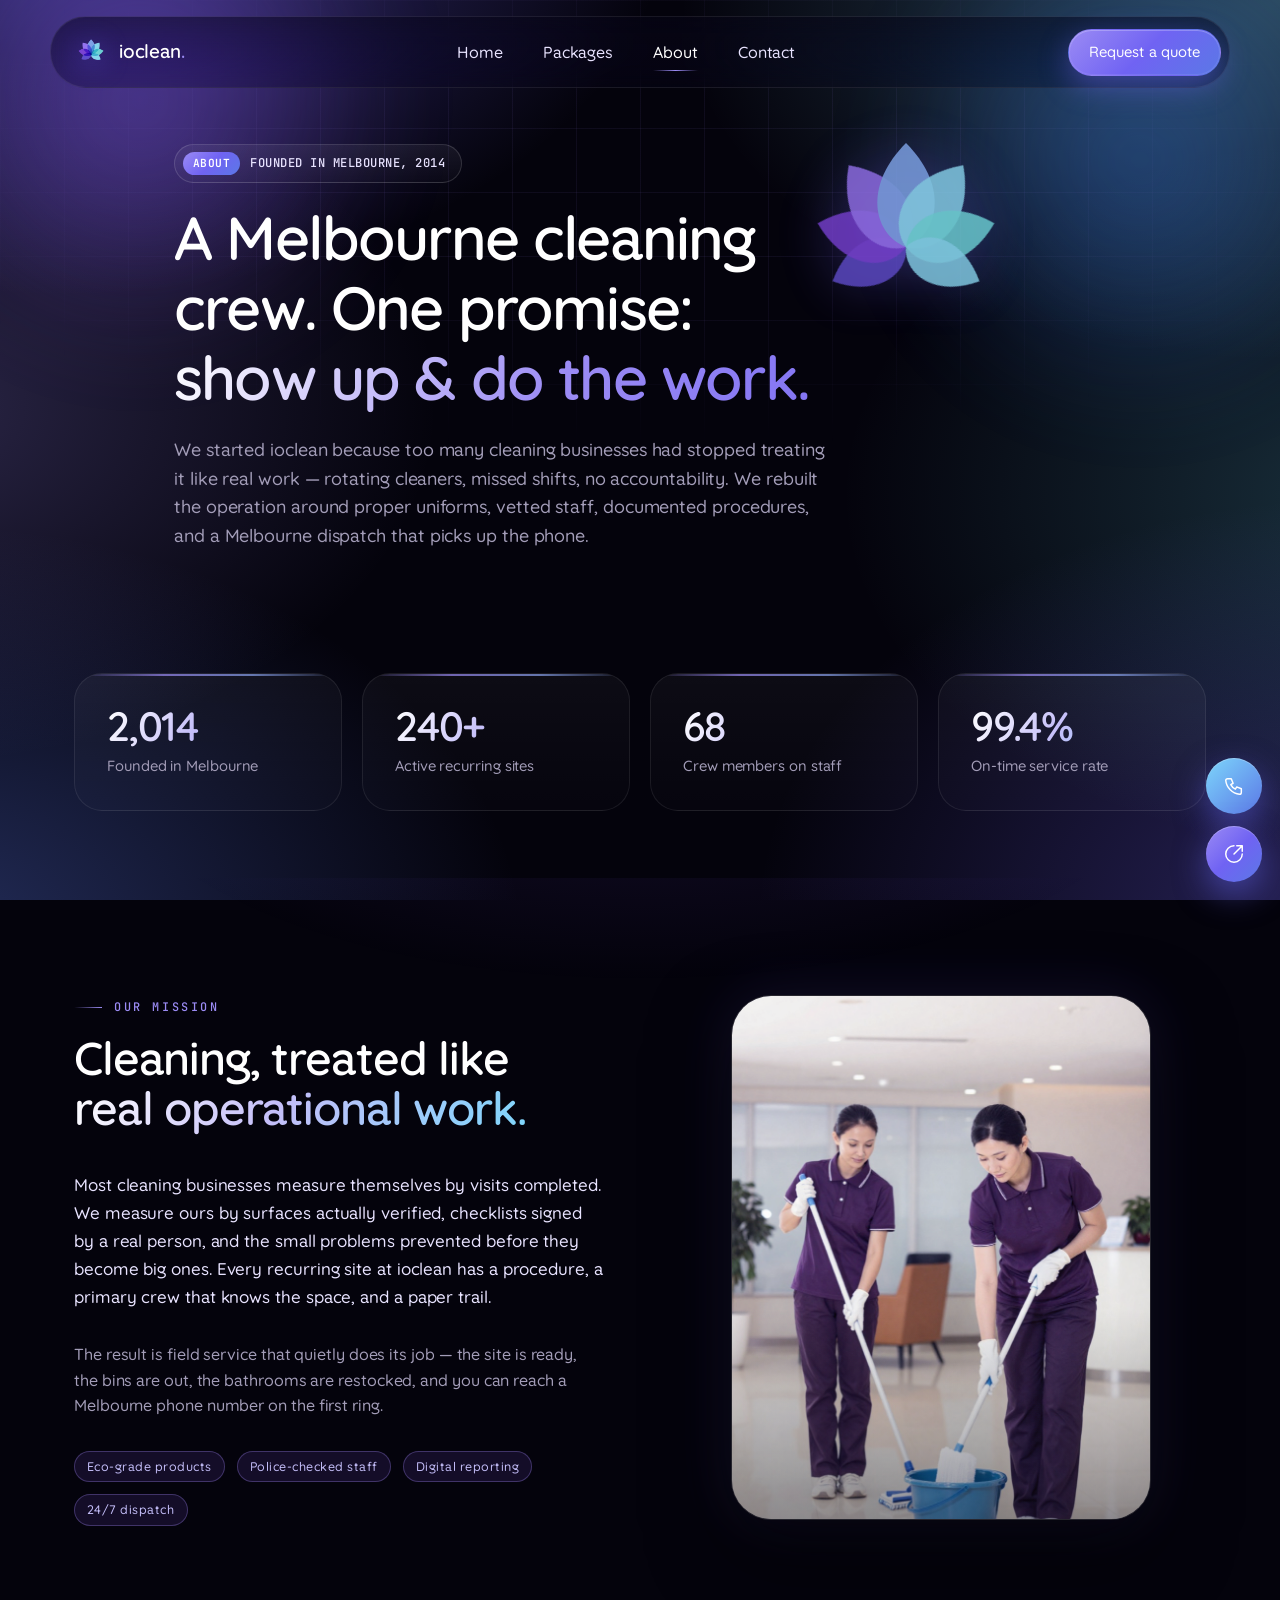
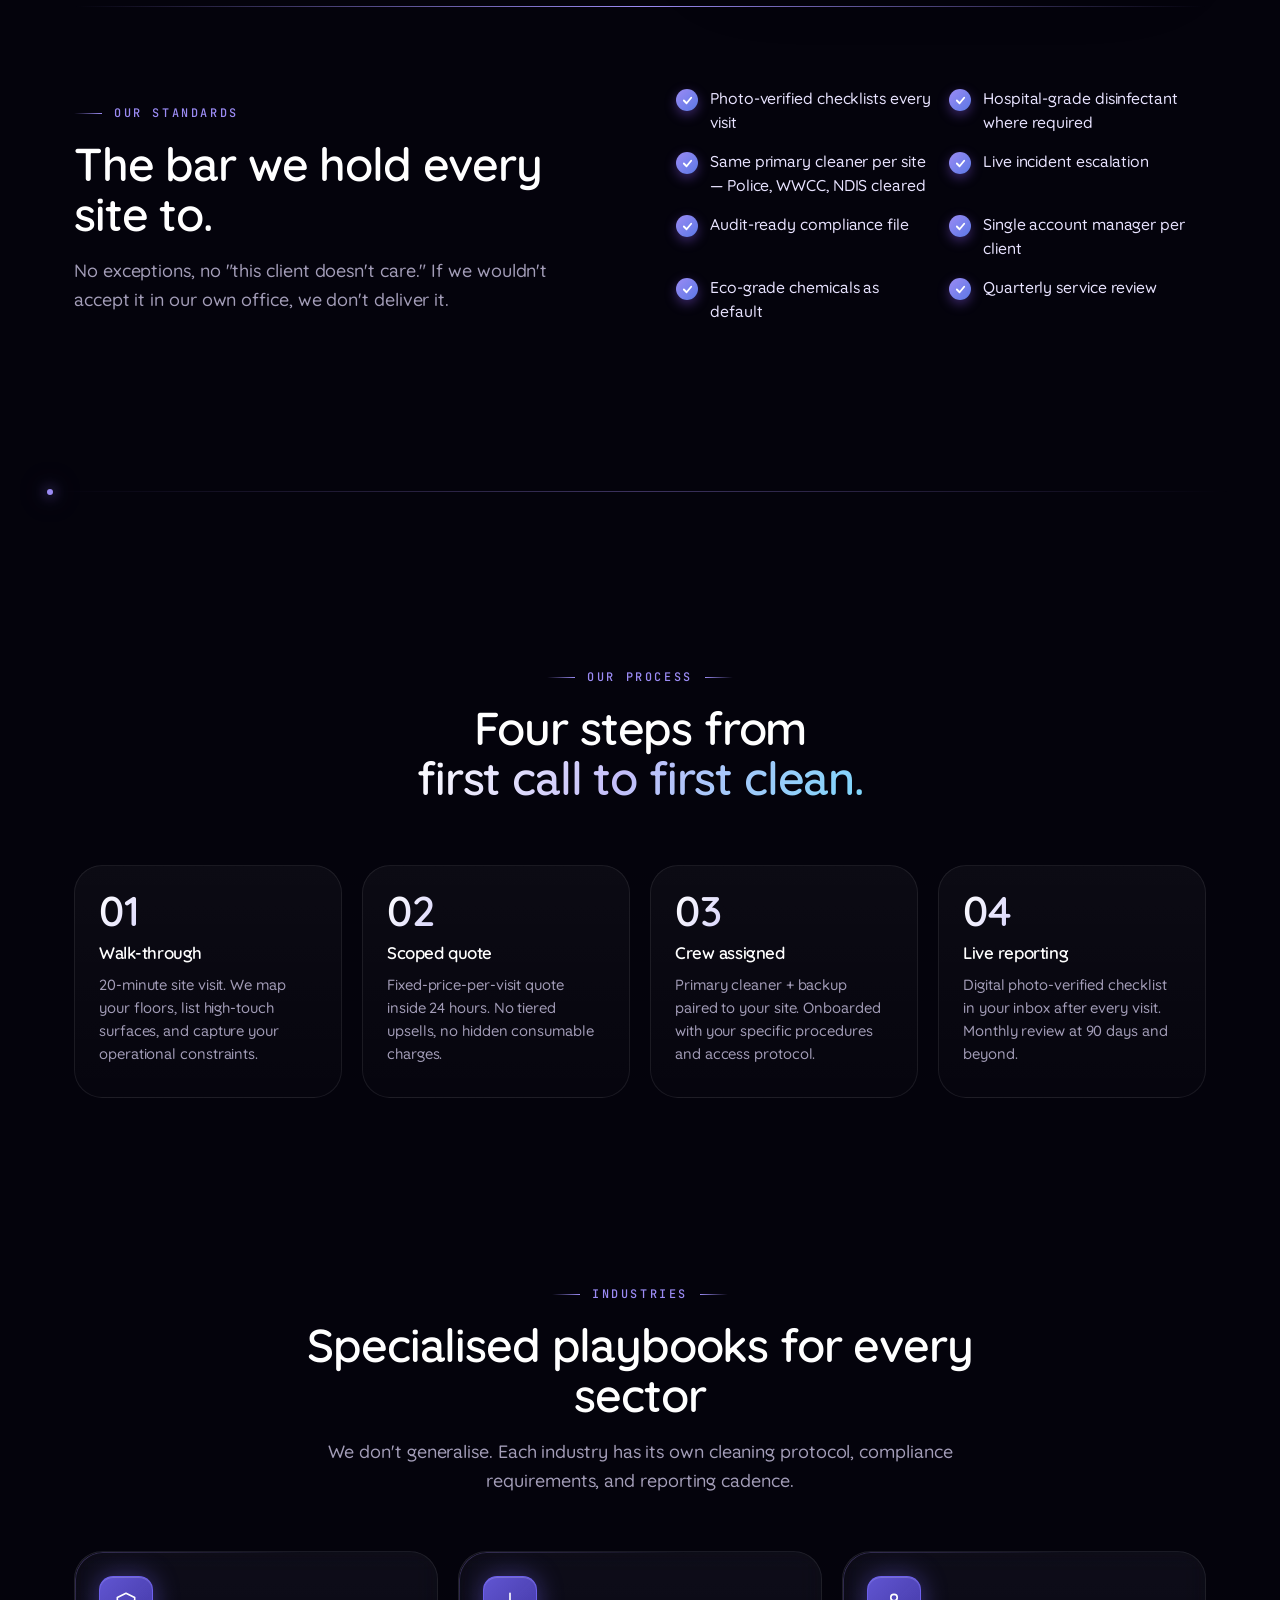
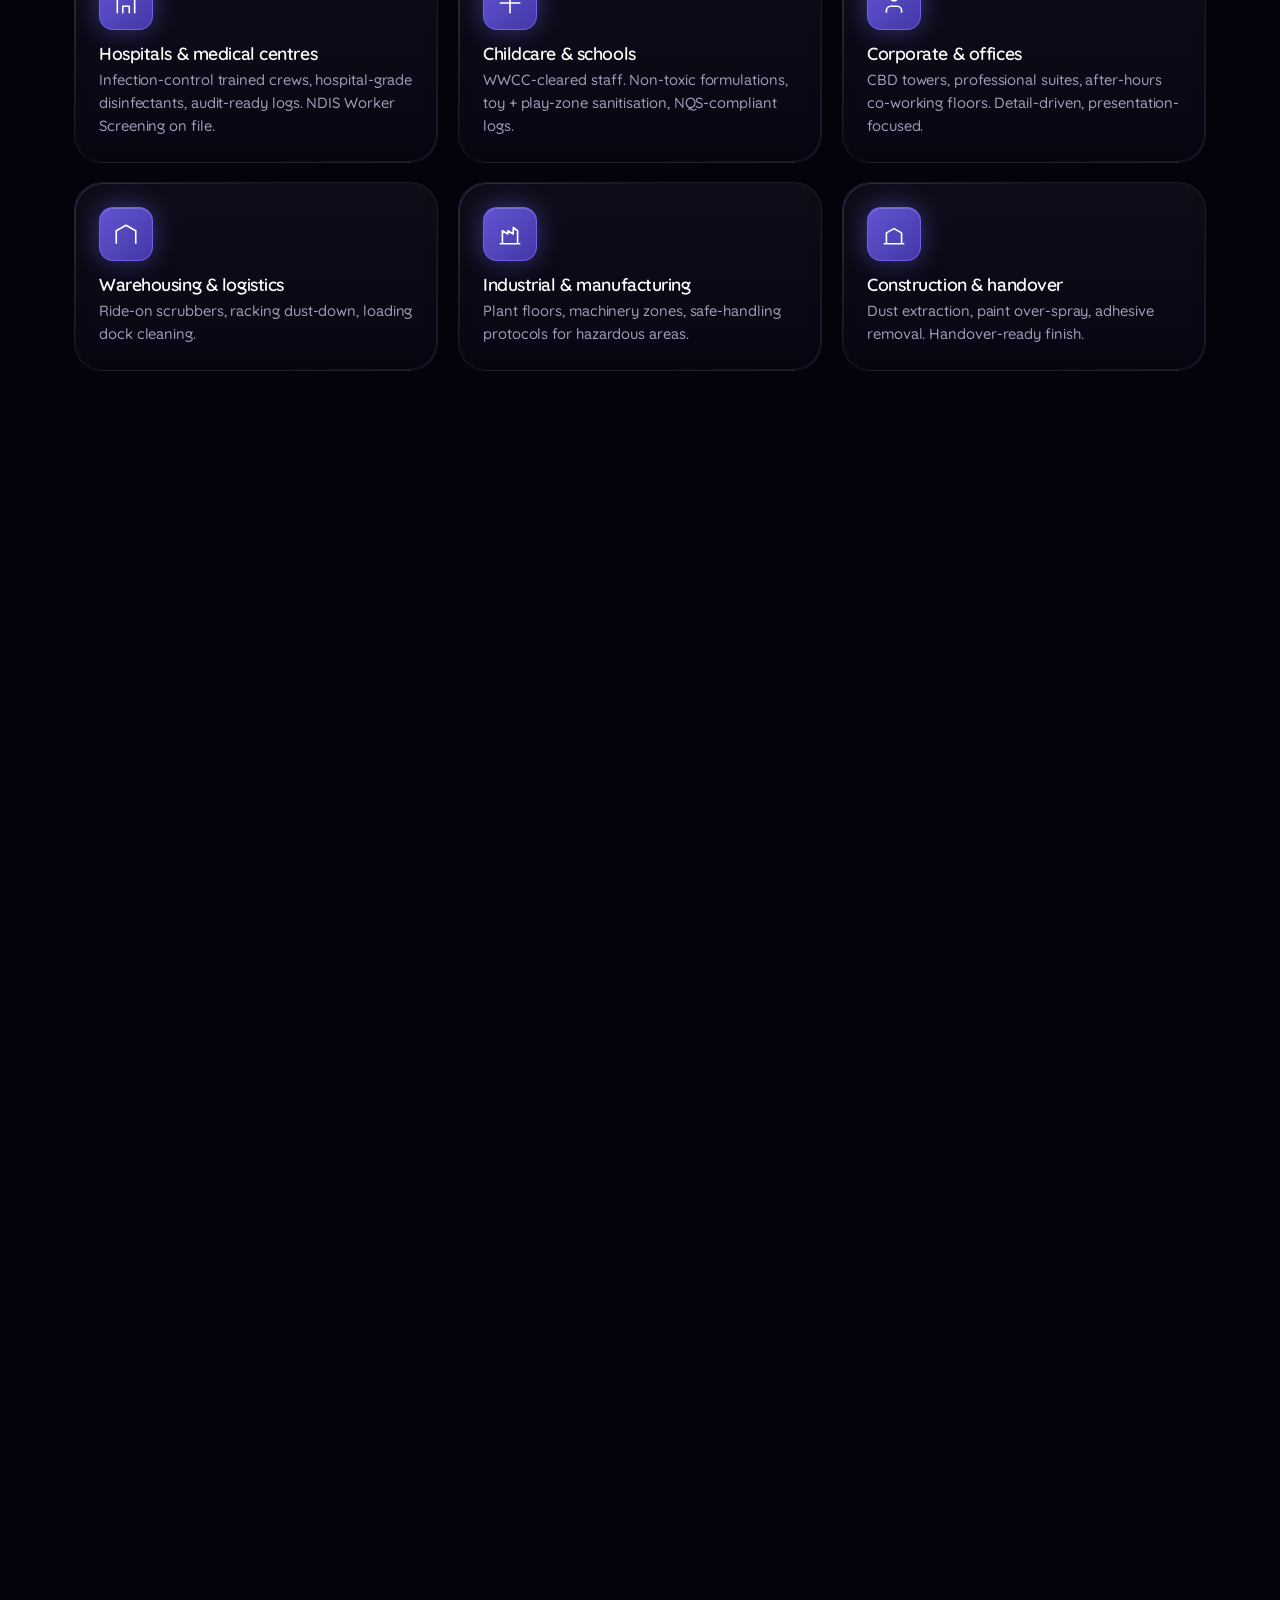
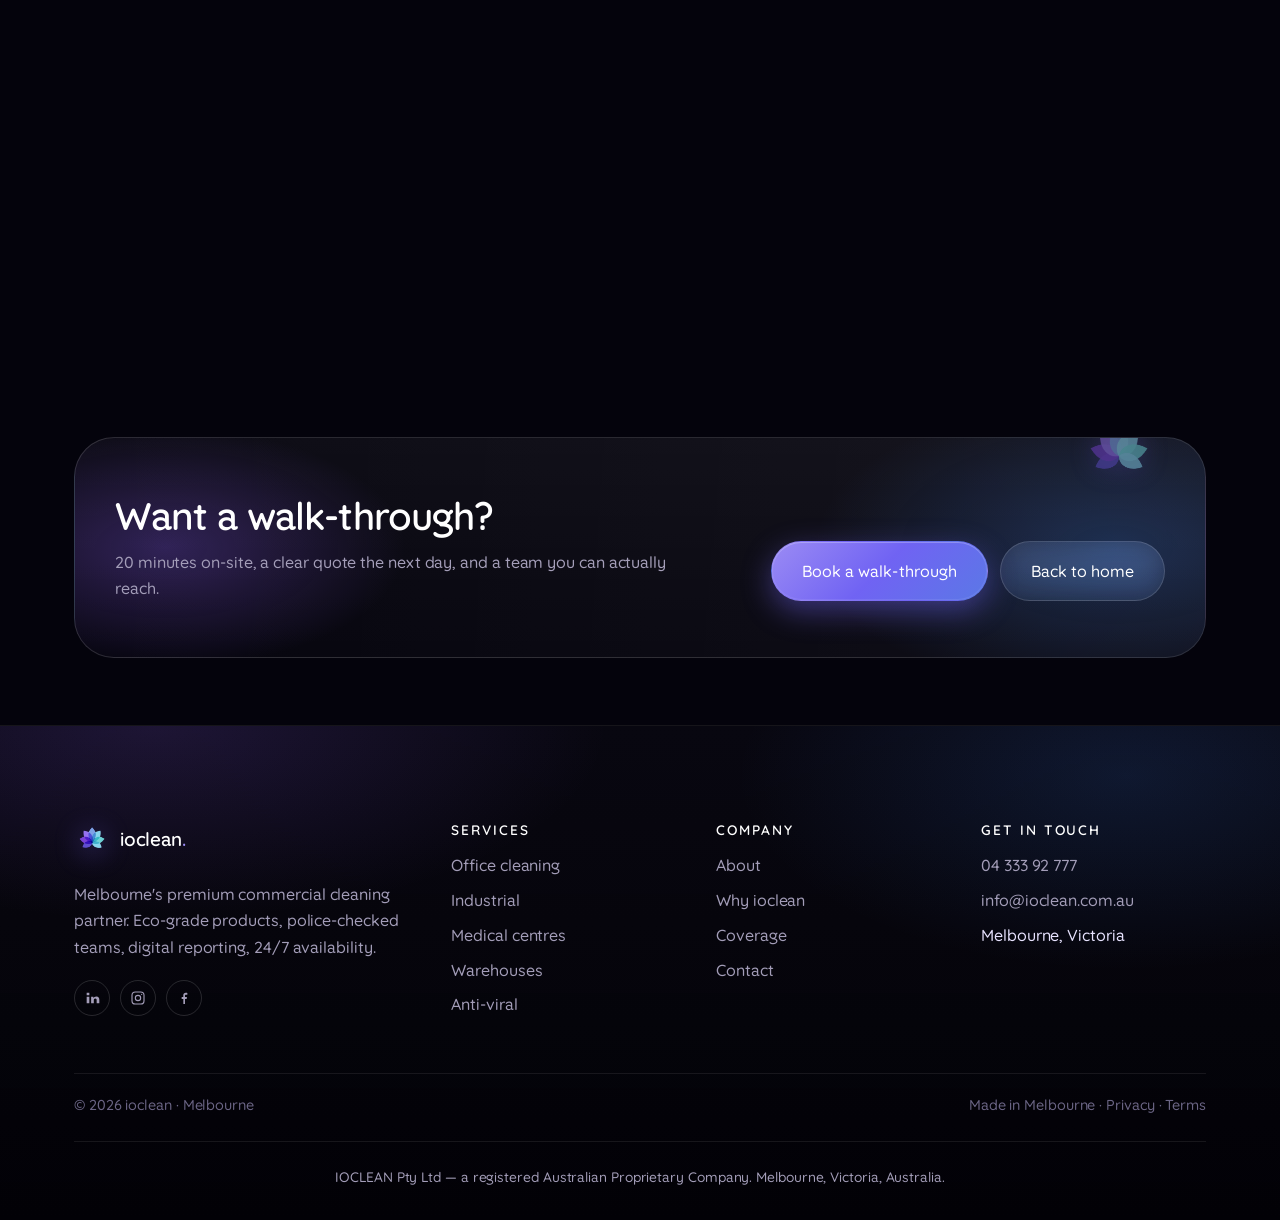
<file: about.html>
<!doctype html>
<html lang="en-AU">
<head>
  <meta charset="utf-8" />
  <meta name="viewport" content="width=device-width, initial-scale=1, viewport-fit=cover" />
  <meta name="color-scheme" content="dark" />
  <title>About — ioclean</title>
  <meta name="description" content="ioclean is a Melbourne-based commercial cleaning operator combining technology, discipline and craftsmanship to deliver enterprise-grade service." />
  <meta name="theme-color" content="#04030c" />

  <link rel="icon" href="/favicon.ico?v=3" sizes="any" />
  <link rel="icon" type="image/png" sizes="32x32" href="/assets/img/brand/favicon-32.png?v=3" />
  <link rel="icon" type="image/png" sizes="192x192" href="/assets/img/brand/favicon-192.png?v=3" />
  <link rel="apple-touch-icon" sizes="180x180" href="/assets/img/brand/apple-touch-icon.png?v=3" />
  <link rel="preconnect" href="https://fonts.googleapis.com" />
  <link rel="preconnect" href="https://fonts.gstatic.com" crossorigin />
  <link rel="stylesheet" href="https://fonts.googleapis.com/css2?family=Quicksand:wght@400;500;600;700&family=JetBrains+Mono:wght@400;500&display=swap" />
  <!-- Canonical & search-engine hints -->
  <link rel="canonical" href="https://ioclean.com.au/about.html" />
  <meta name="robots" content="index,follow,max-snippet:-1,max-image-preview:large,max-video-preview:-1" />
  <meta name="author" content="IOCLEAN Pty Ltd" />
  <meta name="publisher" content="IOCLEAN Pty Ltd" />
  <meta name="geo.region" content="AU-VIC" />
  <meta name="geo.placename" content="Melbourne" />
  <meta name="geo.position" content="-37.8136;144.9631" />
  <meta name="ICBM" content="-37.8136, 144.9631" />
  <meta name="keywords" content="commercial cleaning Melbourne, office cleaning, industrial cleaning, medical centre cleaning, childcare cleaning, warehouse cleaning, end-of-lease cleaning, post-construction cleaning, anti-viral cleaning, ioclean" />

  <!-- Open Graph -->
  <meta property="og:type" content="website" />
  <meta property="og:site_name" content="ioclean" />
  <meta property="og:locale" content="en_AU" />
  <meta property="og:url" content="https://ioclean.com.au/about.html" />
  <meta property="og:title" content="About ioclean — Melbourne-based premium cleaning operator" />
  <meta property="og:description" content="ioclean is a Melbourne-based commercial cleaning operator combining technology, discipline and craftsmanship to deliver enterprise-grade service." />
  <meta property="og:image" content="https://ioclean.com.au/assets/img/brand/og-image.png" />
  <meta property="og:image:secure_url" content="https://ioclean.com.au/assets/img/brand/og-image.png" />
  <meta property="og:image:type" content="image/png" />
  <meta property="og:image:width" content="1200" />
  <meta property="og:image:height" content="630" />
  <meta property="og:image:alt" content="ioclean — Melbourne's premium commercial cleaning partner" />

  <!-- Twitter -->
  <meta name="twitter:card" content="summary_large_image" />
  <meta name="twitter:title" content="About ioclean — Melbourne-based premium cleaning operator" />
  <meta name="twitter:description" content="ioclean is a Melbourne-based commercial cleaning operator combining technology, discipline and craftsmanship to deliver enterprise-grade service." />
  <meta name="twitter:image" content="https://ioclean.com.au/assets/img/brand/og-image.png" />
  <meta name="twitter:image:alt" content="ioclean — Melbourne's premium commercial cleaning partner" />

  <!-- Breadcrumb structured data -->
  <script type="application/ld+json">
  {
    "@context": "https://schema.org",
    "@type": "BreadcrumbList",
    "itemListElement": [
      { "@type": "ListItem", "position": 1, "name": "Home", "item": "https://ioclean.com.au/" },
      { "@type": "ListItem", "position": 2, "name": "About", "item": "https://ioclean.com.au/about.html" }
    ]
  }
  </script>
  <!-- Structured data — Organization, LocalBusiness, WebSite -->
  <script type="application/ld+json">
  {
    "@context": "https://schema.org",
    "@graph": [
      {
        "@type": "Organization",
        "@id": "https://ioclean.com.au/#organization",
        "name": "ioclean",
        "legalName": "IOCLEAN Pty Ltd",
        "url": "https://ioclean.com.au/",
        "logo": {
          "@type": "ImageObject",
          "url": "https://ioclean.com.au/assets/img/brand/og-image.png",
          "width": 1200,
          "height": 630
        },
        "sameAs": ["https://www.linkedin.com/company/ioclean","https://www.instagram.com/ioclean.com.au","https://www.facebook.com/ioclean.com.au"],
        "contactPoint": [{
          "@type": "ContactPoint",
          "telephone": "+61-3-0000-0000",
          "contactType": "customer service",
          "email": "info@ioclean.com.au",
          "areaServed": "AU-VIC",
          "availableLanguage": ["English"]
        }]
      },
      {
        "@type": ["LocalBusiness", "ProfessionalService"],
        "@id": "https://ioclean.com.au/#business",
        "name": "ioclean",
        "image": "https://ioclean.com.au/assets/img/brand/og-image.png",
        "url": "https://ioclean.com.au/",
        "telephone": "+61-3-0000-0000",
        "email": "info@ioclean.com.au",
        "description": "Melbourne's premium commercial cleaning partner. Police-checked teams, eco-grade products, anti-viral protocols, 24/7 availability.",
        "priceRange": "$$",
        "address": {
          "@type": "PostalAddress",
          "addressLocality": "Melbourne",
          "addressRegion": "VIC",
          "addressCountry": "AU"
        },
        "geo": {
          "@type": "GeoCoordinates",
          "latitude": -37.8136,
          "longitude": 144.9631
        },
        "areaServed": [
          { "@type": "City", "name": "Melbourne" },
          { "@type": "AdministrativeArea", "name": "Victoria" }
        ],
        "openingHoursSpecification": [
          { "@type": "OpeningHoursSpecification", "dayOfWeek": ["Monday","Tuesday","Wednesday","Thursday","Friday"], "opens": "07:00", "closes": "19:00" },
          { "@type": "OpeningHoursSpecification", "dayOfWeek": ["Saturday"], "opens": "09:00", "closes": "16:00" }
        ],
        "hasOfferCatalog": {
          "@type": "OfferCatalog",
          "name": "Commercial cleaning services",
          "itemListElement": [
            { "@type": "Offer", "itemOffered": { "@type": "Service", "name": "Office cleaning" } },
            { "@type": "Offer", "itemOffered": { "@type": "Service", "name": "Industrial cleaning" } },
            { "@type": "Offer", "itemOffered": { "@type": "Service", "name": "Medical centre cleaning" } },
            { "@type": "Offer", "itemOffered": { "@type": "Service", "name": "Childcare centre cleaning" } },
            { "@type": "Offer", "itemOffered": { "@type": "Service", "name": "Warehouse cleaning" } },
            { "@type": "Offer", "itemOffered": { "@type": "Service", "name": "End-of-lease cleaning" } },
            { "@type": "Offer", "itemOffered": { "@type": "Service", "name": "Post-construction cleaning" } },
            { "@type": "Offer", "itemOffered": { "@type": "Service", "name": "Anti-viral deep cleaning" } }
          ]
        },
        "aggregateRating": {
          "@type": "AggregateRating",
          "ratingValue": "4.9",
          "reviewCount": "127"
        }
      },
      {
        "@type": "WebSite",
        "@id": "https://ioclean.com.au/#website",
        "url": "https://ioclean.com.au/",
        "name": "ioclean",
        "publisher": { "@id": "https://ioclean.com.au/#organization" },
        "inLanguage": "en-AU"
      }
    ]
  }
  </script>

  <link rel="stylesheet" href="assets/css/main.css" />

  <script type="module" src="assets/js/main.js"></script>
  <noscript><style>.page-body{opacity:1!important}.page-splash{display:none!important}.reveal{opacity:1!important;transform:none!important}</style></noscript>
</head>
<body class="page-body">

  <div class="page-splash" aria-hidden="true"><div class="page-splash__mark"><img src="assets/img/brand/logo.png" alt="" width="88" height="88" /></div></div>
  <div class="scroll-progress" aria-hidden="true"></div>

  <!-- ===========================================================
       NAV (same primary nav across pages)
  ============================================================ -->
  <header>
    <nav class="nav" aria-label="Primary">
      <a class="brand" href="/" aria-label="ioclean home">
        <span class="brand__mark" aria-hidden="true">
          <img src="assets/img/brand/logo.png" alt="ioclean" width="36" height="36" />
        </span>
        <span class="brand__text">ioclean<span class="dot">.</span></span>
      </a>

      <ul class="nav__links" role="list">
        <li><a class="nav__link" href="/">Home</a></li>
        <li><a class="nav__link" href="packages.html">Packages</a></li>
        <li><a class="nav__link is-active" href="about.html">About</a></li>
        <li><a class="nav__link" href="contact.html">Contact</a></li>
      </ul>

      <div class="nav__cta">
        <a class="btn btn--primary btn--sm btn--glow" href="contact.html" data-magnetic data-strength="0.25">
          <span class="btn__label">Request a quote</span>
        </a>
      </div>

      <button class="nav__toggle" type="button" aria-label="Open menu" aria-expanded="false">
        <span class="nav__toggle__icon"><span></span><span></span><span></span></span>
      </button>
    </nav>
  </header>

  <div class="nav-drawer" aria-hidden="true">
    <a class="nav-drawer__link" href="/">Home</a>
    <a class="nav-drawer__link" href="packages.html">Packages</a>
    <a class="nav-drawer__link" href="about.html">About</a>
    <a class="nav-drawer__link" href="contact.html">Contact</a>
    <a class="btn btn--primary nav-drawer__cta" href="contact.html"><span class="btn__label">Request a quote</span></a>
  </div>

  <main>

    <!-- ===========================================================
         SUB-HERO
    ============================================================ -->
    <section class="subhero">
      <span class="glow-blob glow-blob--violet" style="width:520px;height:520px;top:-160px;left:-120px;"></span>
      <span class="glow-blob glow-blob--blue"   style="width:520px;height:520px;top:-100px;right:-120px;animation-delay:-8s;"></span>
      <div class="grid-bg"></div>

      <div class="container subhero__inner">
        <div class="subhero__copy">
          <span class="eyebrow reveal">
            <span class="eyebrow__pill">About</span>
            Founded in Melbourne, 2014
          </span>
          <h1 class="subhero__title reveal" data-stagger="1" style="margin-top:20px">
            A Melbourne cleaning crew. One promise: <span class="gradient-text-hot">show up &amp; do the work.</span>
          </h1>
          <p class="subhero__sub reveal" data-stagger="2">
            We started ioclean because too many cleaning businesses had stopped treating it like real work — rotating cleaners,
            missed shifts, no accountability. We rebuilt the operation around proper uniforms, vetted staff, documented procedures,
            and a Melbourne dispatch that picks up the phone.
          </p>
        </div>
        <span class="subhero__lotus" aria-hidden="true"><svg class="lotus lotus--md" viewBox="0 0 100 100" aria-hidden="true"><g class="lotus__body"><path class="lotus__petal lotus__petal--1" fill="#624FCE" fill-opacity="0.88" d="M 0 0 C -16 -6 -22 -30 0 -52 C 22 -30 16 -6 0 0 Z"/><path class="lotus__petal lotus__petal--2" fill="#7A43D5" fill-opacity="0.88" d="M 0 0 C -16 -6 -22 -30 0 -52 C 22 -30 16 -6 0 0 Z"/><path class="lotus__petal lotus__petal--3" fill="#9774F0" fill-opacity="0.88" d="M 0 0 C -16 -6 -22 -30 0 -52 C 22 -30 16 -6 0 0 Z"/><path class="lotus__petal lotus__petal--4" fill="#7EA3E7" fill-opacity="0.92" d="M 0 0 C -16 -6 -22 -30 0 -52 C 22 -30 16 -6 0 0 Z"/><path class="lotus__petal lotus__petal--5" fill="#8BD7EF" fill-opacity="0.88" d="M 0 0 C -16 -6 -22 -30 0 -52 C 22 -30 16 -6 0 0 Z"/><path class="lotus__petal lotus__petal--6" fill="#71D5DA" fill-opacity="0.88" d="M 0 0 C -16 -6 -22 -30 0 -52 C 22 -30 16 -6 0 0 Z"/><path class="lotus__petal lotus__petal--7" fill="#89D5EE" fill-opacity="0.88" d="M 0 0 C -16 -6 -22 -30 0 -52 C 22 -30 16 -6 0 0 Z"/></g></svg></span>
      </div>
    </section>

    <!-- ===========================================================
         STATS STRIP
    ============================================================ -->
    <section class="section--tight">
      <div class="container">
        <div class="grid-4 reveal">
          <div class="stat-card">
            <div class="stat-card__value reveal" data-count="2014">0</div>
            <div class="stat-card__label">Founded in Melbourne</div>
          </div>
          <div class="stat-card">
            <div class="stat-card__value reveal" data-count="240" data-suffix="+">0</div>
            <div class="stat-card__label">Active recurring sites</div>
          </div>
          <div class="stat-card">
            <div class="stat-card__value reveal" data-count="68" data-suffix="">0</div>
            <div class="stat-card__label">Crew members on staff</div>
          </div>
          <div class="stat-card">
            <div class="stat-card__value reveal" data-count="99.4" data-decimals="1" data-suffix="%">0</div>
            <div class="stat-card__label">On-time service rate</div>
          </div>
        </div>
      </div>
    </section>

    <!-- ===========================================================
         MISSION + STANDARDS (split)
    ============================================================ -->
    <section class="section" id="mission">
      <div class="section-glow"></div>
      <div class="container">
        <div class="split">
          <div class="stack stack--lg">
            <header class="section-head reveal" style="margin-bottom:0">
              <span class="eyebrow-line">Our mission</span>
              <h2 class="section-title">Cleaning, treated like <span class="gradient-text">real operational work.</span></h2>
            </header>

            <p class="reveal" data-stagger="1" style="font-size:1.06rem;line-height:1.65;color:var(--c-ink-1)">
              Most cleaning businesses measure themselves by visits completed. We measure ours by surfaces actually
              verified, checklists signed by a real person, and the small problems prevented before they become big ones.
              Every recurring site at ioclean has a procedure, a primary crew that knows the space, and a paper trail.
            </p>

            <p class="reveal" data-stagger="2" style="color:var(--c-ink-2)">
              The result is field service that quietly does its job — the site is ready, the bins are out, the bathrooms
              are restocked, and you can reach a Melbourne phone number on the first ring.
            </p>

            <div class="flex flex-wrap gap-3 reveal" data-stagger="3">
              <span class="tag">Eco-grade products</span>
              <span class="tag">Police-checked staff</span>
              <span class="tag">Digital reporting</span>
              <span class="tag">24/7 dispatch</span>
            </div>
          </div>

          <figure class="about-photo reveal reveal--right">
            <img src="assets/img/photos/floor-mop-pair.jpg"
                 alt="Two uniformed ioclean staff mopping a polished commercial floor"
                 width="800" height="1000" loading="lazy" />
          </figure>
        </div>

        <div class="divider divider-hot" style="margin-top:80px;margin-bottom:80px"></div>

        <div class="split split--reverse">
          <div class="reveal reveal--left">
            <ul class="check-list">
              <li class="reveal" data-stagger="1"><span class="check-list__tick"><svg viewBox="0 0 12 12" fill="none"><path d="M2 6l3 3 5-6" stroke="currentColor" stroke-width="2" stroke-linecap="round" stroke-linejoin="round"/></svg></span>Photo-verified checklists every visit</li>
              <li class="reveal" data-stagger="2"><span class="check-list__tick"><svg viewBox="0 0 12 12" fill="none"><path d="M2 6l3 3 5-6" stroke="currentColor" stroke-width="2" stroke-linecap="round" stroke-linejoin="round"/></svg></span>Hospital-grade disinfectant where required</li>
              <li class="reveal" data-stagger="3"><span class="check-list__tick"><svg viewBox="0 0 12 12" fill="none"><path d="M2 6l3 3 5-6" stroke="currentColor" stroke-width="2" stroke-linecap="round" stroke-linejoin="round"/></svg></span>Same primary cleaner per site — Police, WWCC, NDIS cleared</li>
              <li class="reveal" data-stagger="4"><span class="check-list__tick"><svg viewBox="0 0 12 12" fill="none"><path d="M2 6l3 3 5-6" stroke="currentColor" stroke-width="2" stroke-linecap="round" stroke-linejoin="round"/></svg></span>Live incident escalation</li>
              <li class="reveal" data-stagger="5"><span class="check-list__tick"><svg viewBox="0 0 12 12" fill="none"><path d="M2 6l3 3 5-6" stroke="currentColor" stroke-width="2" stroke-linecap="round" stroke-linejoin="round"/></svg></span>Audit-ready compliance file</li>
              <li class="reveal" data-stagger="6"><span class="check-list__tick"><svg viewBox="0 0 12 12" fill="none"><path d="M2 6l3 3 5-6" stroke="currentColor" stroke-width="2" stroke-linecap="round" stroke-linejoin="round"/></svg></span>Single account manager per client</li>
              <li class="reveal" data-stagger="7"><span class="check-list__tick"><svg viewBox="0 0 12 12" fill="none"><path d="M2 6l3 3 5-6" stroke="currentColor" stroke-width="2" stroke-linecap="round" stroke-linejoin="round"/></svg></span>Eco-grade chemicals as default</li>
              <li class="reveal" data-stagger="8"><span class="check-list__tick"><svg viewBox="0 0 12 12" fill="none"><path d="M2 6l3 3 5-6" stroke="currentColor" stroke-width="2" stroke-linecap="round" stroke-linejoin="round"/></svg></span>Quarterly service review</li>
            </ul>
          </div>

          <div class="stack stack--lg">
            <header class="section-head reveal" style="margin-bottom:0">
              <span class="eyebrow-line">Our standards</span>
              <h2 class="section-title">The bar we hold every site to.</h2>
              <p class="section-lede">No exceptions, no "this client doesn't care." If we wouldn't accept it in our own office, we don't deliver it.</p>
            </header>
          </div>
        </div>
      </div>
    </section>

    <div class="beam-divider"><span class="beam-divider__pulse"></span></div>

    <!-- ===========================================================
         OUR PROCESS
    ============================================================ -->
    <section class="section" id="process">
      <div class="container">
        <header class="section-head section-head--centered reveal">
          <span class="eyebrow-line" style="justify-content:center">Our process</span>
          <h2 class="section-title">Four steps from <span class="gradient-text">first call to first clean.</span></h2>
        </header>

        <div class="process-timeline">
          <div class="process-step reveal" data-stagger="1">
            <div class="process-step__num">01</div>
            <h4 class="process-step__title">Walk-through</h4>
            <p class="process-step__desc">20-minute site visit. We map your floors, list high-touch surfaces, and capture your operational constraints.</p>
          </div>
          <div class="process-step reveal" data-stagger="2">
            <div class="process-step__num">02</div>
            <h4 class="process-step__title">Scoped quote</h4>
            <p class="process-step__desc">Fixed-price-per-visit quote inside 24 hours. No tiered upsells, no hidden consumable charges.</p>
          </div>
          <div class="process-step reveal" data-stagger="3">
            <div class="process-step__num">03</div>
            <h4 class="process-step__title">Crew assigned</h4>
            <p class="process-step__desc">Primary cleaner + backup paired to your site. Onboarded with your specific procedures and access protocol.</p>
          </div>
          <div class="process-step reveal" data-stagger="4">
            <div class="process-step__num">04</div>
            <h4 class="process-step__title">Live reporting</h4>
            <p class="process-step__desc">Digital photo-verified checklist in your inbox after every visit. Monthly review at 90 days and beyond.</p>
          </div>
        </div>
      </div>
    </section>

    <!-- ===========================================================
         INDUSTRIES SERVED
    ============================================================ -->
    <section class="section--tight">
      <div class="container">
        <header class="section-head section-head--centered reveal">
          <span class="eyebrow-line" style="justify-content:center">Industries</span>
          <h2 class="section-title">Specialised playbooks for every sector</h2>
          <p class="section-lede">We don't generalise. Each industry has its own cleaning protocol, compliance requirements, and reporting cadence.</p>
        </header>

        <div class="grid-3">
          <article class="card reveal" data-stagger="1" style="padding:24px">
            <div class="service-card__icon"><svg viewBox="0 0 24 24" fill="none"><path d="M4 21V7l8-4 8 4v14M9 21v-6h6v6" stroke="currentColor" stroke-width="1.5" stroke-linecap="round" stroke-linejoin="round"/></svg></div>
            <h3 style="margin-top:14px;font-size:1.1rem">Hospitals &amp; medical centres</h3>
            <p class="muted" style="font-size:0.92rem;line-height:1.55;margin-top:6px">Infection-control trained crews, hospital-grade disinfectants, audit-ready logs. NDIS Worker Screening on file.</p>
          </article>
          <article class="card reveal" data-stagger="2" style="padding:24px">
            <div class="service-card__icon"><svg viewBox="0 0 24 24" fill="none"><path d="M12 3v18M3 12h18" stroke="currentColor" stroke-width="1.5" stroke-linecap="round"/></svg></div>
            <h3 style="margin-top:14px;font-size:1.1rem">Childcare &amp; schools</h3>
            <p class="muted" style="font-size:0.92rem;line-height:1.55;margin-top:6px">WWCC-cleared staff. Non-toxic formulations, toy + play-zone sanitisation, NQS-compliant logs.</p>
          </article>
          <article class="card reveal" data-stagger="3" style="padding:24px">
            <div class="service-card__icon"><svg viewBox="0 0 24 24" fill="none"><path d="M12 4a3 3 0 1 1 0 6 3 3 0 0 1 0-6zM5 21v-2a4 4 0 0 1 4-4h6a4 4 0 0 1 4 4v2" stroke="currentColor" stroke-width="1.5" stroke-linejoin="round"/></svg></div>
            <h3 style="margin-top:14px;font-size:1.1rem">Corporate &amp; offices</h3>
            <p class="muted" style="font-size:0.92rem;line-height:1.55;margin-top:6px">CBD towers, professional suites, after-hours co-working floors. Detail-driven, presentation-focused.</p>
          </article>
          <article class="card reveal" data-stagger="4" style="padding:24px">
            <div class="service-card__icon"><svg viewBox="0 0 24 24" fill="none"><path d="M3 21V9l9-5 9 5v12" stroke="currentColor" stroke-width="1.5" stroke-linejoin="round"/></svg></div>
            <h3 style="margin-top:14px;font-size:1.1rem">Warehousing &amp; logistics</h3>
            <p class="muted" style="font-size:0.92rem;line-height:1.55;margin-top:6px">Ride-on scrubbers, racking dust-down, loading dock cleaning.</p>
          </article>
          <article class="card reveal" data-stagger="5" style="padding:24px">
            <div class="service-card__icon"><svg viewBox="0 0 24 24" fill="none"><path d="M3 21h18M5 21V9l5 3V9l5 3V6l4 3v12" stroke="currentColor" stroke-width="1.5" stroke-linecap="round" stroke-linejoin="round"/></svg></div>
            <h3 style="margin-top:14px;font-size:1.1rem">Industrial &amp; manufacturing</h3>
            <p class="muted" style="font-size:0.92rem;line-height:1.55;margin-top:6px">Plant floors, machinery zones, safe-handling protocols for hazardous areas.</p>
          </article>
          <article class="card reveal" data-stagger="6" style="padding:24px">
            <div class="service-card__icon"><svg viewBox="0 0 24 24" fill="none"><path d="M3 21h18M5 21V11l7-4 7 4v10" stroke="currentColor" stroke-width="1.5" stroke-linecap="round" stroke-linejoin="round"/></svg></div>
            <h3 style="margin-top:14px;font-size:1.1rem">Construction &amp; handover</h3>
            <p class="muted" style="font-size:0.92rem;line-height:1.55;margin-top:6px">Dust extraction, paint over-spray, adhesive removal. Handover-ready finish.</p>
          </article>
        </div>
      </div>
    </section>

    <!-- ===========================================================
         THE DIFFERENCE
    ============================================================ -->
    <section class="section" id="difference">
      <div class="container">
        <header class="section-head section-head--centered reveal">
          <span class="eyebrow-line" style="justify-content:center">The difference</span>
          <h2 class="section-title">Why clients stay with us for years, not months</h2>
        </header>

        <div class="grid-3">
          <div class="card reveal" data-stagger="1" style="padding:28px">
            <div class="service-card__icon"><svg viewBox="0 0 24 24" fill="none"><path d="M3 12s4-8 9-8 9 8 9 8-4 8-9 8-9-8-9-8z" stroke="currentColor" stroke-width="1.5" stroke-linejoin="round"/><circle cx="12" cy="12" r="3" stroke="currentColor" stroke-width="1.5"/></svg></div>
            <h3 style="margin-top:16px;font-size:1.15rem">Visibility built in</h3>
            <p class="muted" style="font-size:0.94rem;line-height:1.6;margin-top:8px">Every shift produces a verified report. You're never left wondering if the job got done.</p>
          </div>
          <div class="card reveal" data-stagger="2" style="padding:28px">
            <div class="service-card__icon"><svg viewBox="0 0 24 24" fill="none"><path d="M12 4v8M8 8l4-4 4 4M5 16h14v4H5z" stroke="currentColor" stroke-width="1.5" stroke-linecap="round" stroke-linejoin="round"/></svg></div>
            <h3 style="margin-top:16px;font-size:1.15rem">Hands-off operations</h3>
            <p class="muted" style="font-size:0.94rem;line-height:1.6;margin-top:8px">One account manager, predictable invoicing, no chasing. We make ourselves invisible by design.</p>
          </div>
          <div class="card reveal" data-stagger="3" style="padding:28px">
            <div class="service-card__icon"><svg viewBox="0 0 24 24" fill="none"><path d="M6 4h12l-1 16H7L6 4zM10 8v8M14 8v8" stroke="currentColor" stroke-width="1.5" stroke-linecap="round" stroke-linejoin="round"/></svg></div>
            <h3 style="margin-top:16px;font-size:1.15rem">No waste, by design</h3>
            <p class="muted" style="font-size:0.94rem;line-height:1.6;margin-top:8px">Concentrate refill bottles, eco-grade chemistry, microfibre as default. Cleaner sites and lower footprint.</p>
          </div>
          <div class="card reveal" data-stagger="4" style="padding:28px">
            <div class="service-card__icon"><svg viewBox="0 0 24 24" fill="none"><path d="M12 2L4 6v6c0 5.5 3.5 10.5 8 12 4.5-1.5 8-6.5 8-12V6l-8-4z" stroke="currentColor" stroke-width="1.5" stroke-linejoin="round"/></svg></div>
            <h3 style="margin-top:16px;font-size:1.15rem">Safety, not just optics</h3>
            <p class="muted" style="font-size:0.94rem;line-height:1.6;margin-top:8px">Police-checked, fully uniformed, fully insured. We treat your site like our office.</p>
          </div>
          <div class="card reveal" data-stagger="5" style="padding:28px">
            <div class="service-card__icon"><svg viewBox="0 0 24 24" fill="none"><circle cx="12" cy="12" r="10" stroke="currentColor" stroke-width="1.5"/><path d="M12 6v6l4 2" stroke="currentColor" stroke-width="1.5" stroke-linecap="round"/></svg></div>
            <h3 style="margin-top:16px;font-size:1.15rem">Predictable rhythms</h3>
            <p class="muted" style="font-size:0.94rem;line-height:1.6;margin-top:8px">Same day, same time, same crew. We treat your schedule like an SLA, not a suggestion.</p>
          </div>
          <div class="card reveal" data-stagger="6" style="padding:28px">
            <div class="service-card__icon"><svg viewBox="0 0 24 24" fill="none"><path d="M5 3h14v6H5zM5 15h14v6H5zM12 9v6" stroke="currentColor" stroke-width="1.5" stroke-linecap="round" stroke-linejoin="round"/></svg></div>
            <h3 style="margin-top:16px;font-size:1.15rem">Real Melbourne team</h3>
            <p class="muted" style="font-size:0.94rem;line-height:1.6;margin-top:8px">No call centre. Our dispatch is in Coburg. You'll know your team by name within a week.</p>
          </div>
        </div>
      </div>
    </section>

    <!-- ===========================================================
         COMPANY STRUCTURE — registered Australian entity
    ============================================================ -->
    <section class="section" id="company-structure">
      <div class="container">
        <div class="split">
          <div class="stack stack--lg">
            <header class="section-head reveal" style="margin-bottom:0">
              <span class="eyebrow-line">Company structure</span>
              <h2 class="section-title">A registered <span class="gradient-text">Australian operator</span></h2>
              <p class="section-lede">IOCLEAN Pty Ltd is an Australian Proprietary Company registered with ASIC. The same legal entity that holds our public liability and WorkCover policies operates every site we service.</p>
            </header>
          </div>

          <div class="reveal reveal--right">
            <div class="card company-card">
              <p>
                <strong>IOCLEAN Pty Ltd</strong> is an Australian Proprietary Company registered with ASIC. ABN and ACN registration is currently in progress.
              </p>

              <dl class="company-details">
                <div>
                  <dt>Legal entity</dt>
                  <dd>IOCLEAN Pty Ltd</dd>
                </div>
                <div>
                  <dt>ABN</dt>
                  <dd>Pending</dd>
                </div>
                <div>
                  <dt>ACN</dt>
                  <dd>Pending</dd>
                </div>
                <div>
                  <dt>Registered office</dt>
                  <dd>Melbourne, Victoria, Australia</dd>
                </div>
                <div>
                  <dt>Insurance</dt>
                  <dd>$20M public liability · WorkCover</dd>
                </div>
                <div>
                  <dt>Industry</dt>
                  <dd>Commercial &amp; industrial cleaning</dd>
                </div>
              </dl>
            </div>
          </div>
        </div>
      </div>
    </section>

    <!-- ===========================================================
         CTA BANNER
    ============================================================ -->
    <section class="section--tight">
      <div class="container">
        <div class="cta-banner reveal">
          <span class="cta-banner__lotus" aria-hidden="true"><svg class="lotus lotus--sm" viewBox="0 0 100 100" aria-hidden="true"><g class="lotus__body"><path class="lotus__petal lotus__petal--1" fill="#624FCE" fill-opacity="0.88" d="M 0 0 C -16 -6 -22 -30 0 -52 C 22 -30 16 -6 0 0 Z"/><path class="lotus__petal lotus__petal--2" fill="#7A43D5" fill-opacity="0.88" d="M 0 0 C -16 -6 -22 -30 0 -52 C 22 -30 16 -6 0 0 Z"/><path class="lotus__petal lotus__petal--3" fill="#9774F0" fill-opacity="0.88" d="M 0 0 C -16 -6 -22 -30 0 -52 C 22 -30 16 -6 0 0 Z"/><path class="lotus__petal lotus__petal--4" fill="#7EA3E7" fill-opacity="0.92" d="M 0 0 C -16 -6 -22 -30 0 -52 C 22 -30 16 -6 0 0 Z"/><path class="lotus__petal lotus__petal--5" fill="#8BD7EF" fill-opacity="0.88" d="M 0 0 C -16 -6 -22 -30 0 -52 C 22 -30 16 -6 0 0 Z"/><path class="lotus__petal lotus__petal--6" fill="#71D5DA" fill-opacity="0.88" d="M 0 0 C -16 -6 -22 -30 0 -52 C 22 -30 16 -6 0 0 Z"/><path class="lotus__petal lotus__petal--7" fill="#89D5EE" fill-opacity="0.88" d="M 0 0 C -16 -6 -22 -30 0 -52 C 22 -30 16 -6 0 0 Z"/></g></svg></span>
          <div class="split" style="align-items:flex-end;gap:32px">
            <div>
              <h3 class="cta-banner__title">Want a walk-through?</h3>
              <p class="cta-banner__sub">20 minutes on-site, a clear quote the next day, and a team you can actually reach.</p>
            </div>
            <div class="cta-banner__actions">
              <a class="btn btn--primary btn--lg btn--glow" href="contact.html" data-magnetic><span class="btn__label">Book a walk-through</span></a>
              <a class="btn btn--ghost btn--lg" href="/"><span class="btn__label">Back to home</span></a>
            </div>
          </div>
        </div>
      </div>
    </section>

  </main>

  <!-- ===========================================================
       FOOTER
  ============================================================ -->
  <footer class="footer">
    <div class="container">
      <div class="footer__grid">
        <div class="footer__brandcol">
          <a class="brand" href="/">
            <span class="brand__mark" aria-hidden="true">
              <img src="assets/img/brand/logo.png" alt="ioclean" width="36" height="36" />
            </span>
            <span class="brand__text">ioclean<span class="dot">.</span></span>
          </a>
          <p>Melbourne's premium commercial cleaning partner. Eco-grade products, police-checked teams, digital reporting, 24/7 availability.</p>
          <div class="footer__social" style="margin-top:20px">
            <a href="https://www.linkedin.com/company/ioclean" target="_blank" rel="noopener" aria-label="ioclean on LinkedIn"><svg viewBox="0 0 24 24" fill="currentColor"><path d="M4 4h4v4H4V4zm0 6h4v10H4V10zm6 0h4v2c.7-1.2 2.4-2.3 4.5-2.3 3.3 0 4.5 2 4.5 5.4V20h-4v-4.5c0-1.6-.6-2.7-2-2.7-1.5 0-2.3 1.1-2.3 2.7V20h-4V10z"/></svg></a><a href="https://www.instagram.com/ioclean.com.au" target="_blank" rel="noopener" aria-label="ioclean on Instagram"><svg viewBox="0 0 24 24" fill="none" stroke="currentColor" stroke-width="1.7"><rect x="3" y="3" width="18" height="18" rx="5"/><circle cx="12" cy="12" r="4"/><circle cx="17.5" cy="6.5" r="1" fill="currentColor" stroke="none"/></svg></a><a href="https://www.facebook.com/ioclean.com.au" target="_blank" rel="noopener" aria-label="ioclean on Facebook"><svg viewBox="0 0 24 24" fill="currentColor"><path d="M13.5 21v-7.5h2.5l.4-3H13.5V8.6c0-.9.3-1.5 1.5-1.5H17V4.4c-.3 0-1.2-.1-2.3-.1-2.3 0-3.8 1.4-3.8 3.9v2.2H8.5v3H11V21h2.5z"/></svg></a>
          </div>
        </div>
        <div>
          <h5 class="footer__title">Services</h5>
          <ul class="footer__list">
            <li><a href="/#services">Office cleaning</a></li>
            <li><a href="/#services">Industrial</a></li>
            <li><a href="/#services">Medical centres</a></li>
            <li><a href="/#services">Warehouses</a></li>
            <li><a href="/#services">Anti-viral</a></li>
          </ul>
        </div>
        <div>
          <h5 class="footer__title">Company</h5>
          <ul class="footer__list">
            <li><a href="about.html">About</a></li>
            <li><a href="/#why">Why ioclean</a></li>
            <li><a href="/#coverage">Coverage</a></li>
            <li><a href="contact.html">Contact</a></li>
          </ul>
        </div>
        <div>
          <h5 class="footer__title">Get in touch</h5>
          <ul class="footer__list">
            <li><a href="#" data-tel="MDQzMzM5Mjc3Nw==" data-tel-display="MDQgMzMzIDkyIDc3Nw==">Office line</a></li>
            <li><a href="mailto:info@ioclean.com.au">info@ioclean.com.au</a></li>
            <li>Melbourne, Victoria</li>
          </ul>
        </div>
      </div>
            <div class="footer__bottom">
        <div>© <span data-year>2026</span> ioclean · Melbourne</div>
        <div>Made in Melbourne · <a href="privacy.html">Privacy</a> · <a href="terms.html">Terms</a></div>
      </div>

      <div class="footer__legal">
        <p>IOCLEAN Pty Ltd — a registered Australian Proprietary Company. Melbourne, Victoria, Australia.</p>
      </div>
    </div>
  </footer>

  <div class="float-actions" aria-hidden="false">
    <a class="fab fab--phone" href="#" data-tel="MDQzMzM5Mjc3Nw==" data-tel-display="MDQgMzMzIDkyIDc3Nw==" aria-label="Call ioclean">
      <svg viewBox="0 0 24 24" fill="none"><path d="M5 4h4l2 5-2.5 1.5a11 11 0 0 0 5 5L15 13l5 2v4c0 1-1 2-2 2A17 17 0 0 1 3 6c0-1 1-2 2-2z" stroke="currentColor" stroke-width="1.6" stroke-linejoin="round"/></svg>
    </a>
    <a class="fab" href="contact.html" aria-label="Request a quote">
      <svg viewBox="0 0 24 24" fill="none"><path d="M21 12a9 9 0 1 1-9-9M21 3l-9 9M21 3v6M21 3h-6" stroke="currentColor" stroke-width="1.6" stroke-linecap="round" stroke-linejoin="round"/></svg>
    </a>
  </div>

</body>
</html>
</file>
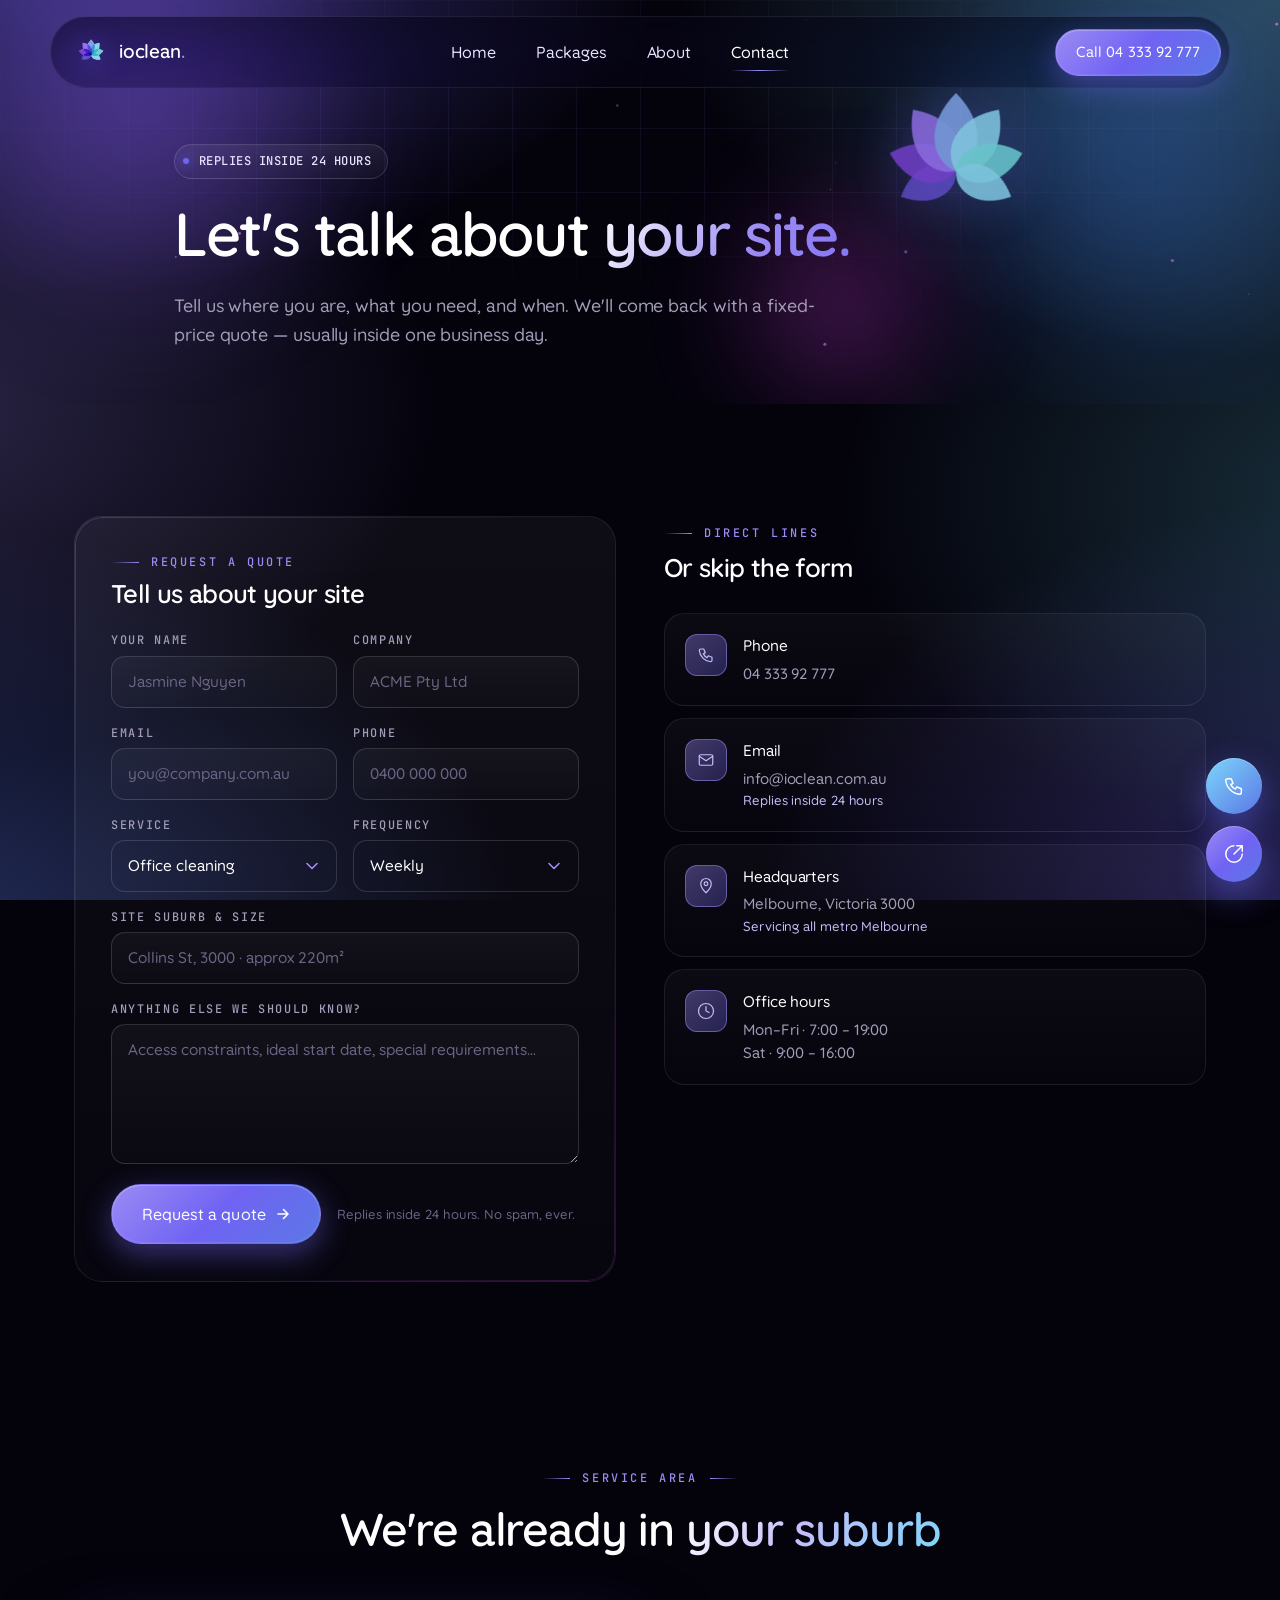
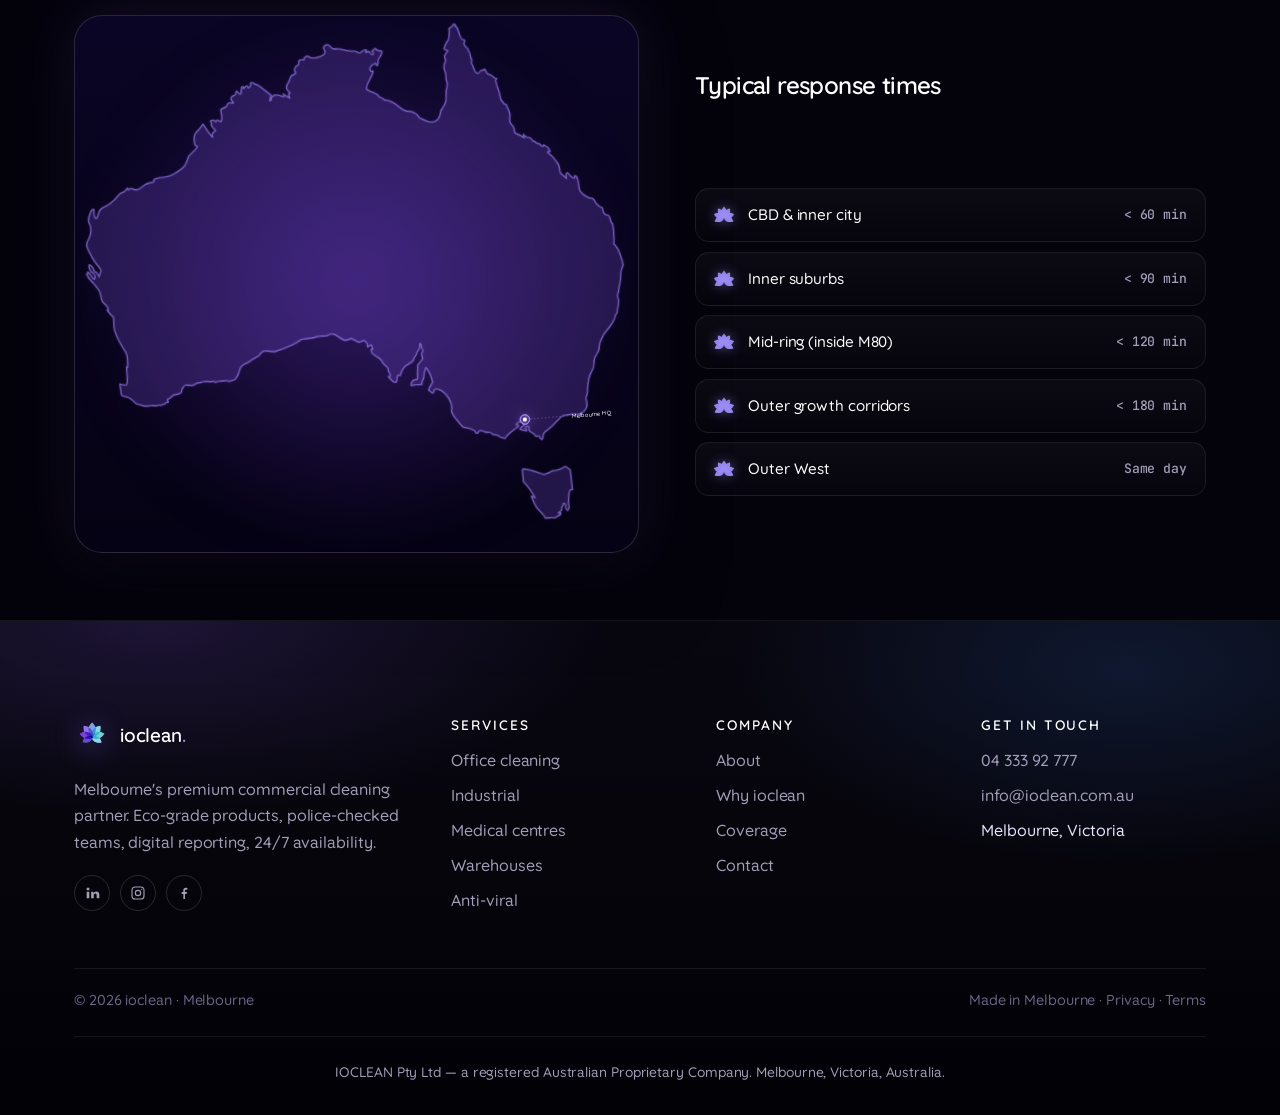
<file: contact.html>
<!doctype html>
<html lang="en-AU">
<head>
  <meta charset="utf-8" />
  <meta name="viewport" content="width=device-width, initial-scale=1, viewport-fit=cover" />
  <meta name="color-scheme" content="dark" />
  <title>Contact — ioclean</title>
  <meta name="description" content="Tell us about your site and we'll come back with a fixed-price commercial cleaning quote in under 24 hours. Melbourne-wide." />
  <meta name="theme-color" content="#04030c" />

  <link rel="icon" href="/favicon.ico?v=3" sizes="any" />
  <link rel="icon" type="image/png" sizes="32x32" href="/assets/img/brand/favicon-32.png?v=3" />
  <link rel="icon" type="image/png" sizes="192x192" href="/assets/img/brand/favicon-192.png?v=3" />
  <link rel="apple-touch-icon" sizes="180x180" href="/assets/img/brand/apple-touch-icon.png?v=3" />
  <link rel="preconnect" href="https://fonts.googleapis.com" />
  <link rel="preconnect" href="https://fonts.gstatic.com" crossorigin />
  <link rel="stylesheet" href="https://fonts.googleapis.com/css2?family=Quicksand:wght@400;500;600;700&family=JetBrains+Mono:wght@400;500&display=swap" />
  <!-- Canonical & search-engine hints -->
  <link rel="canonical" href="https://ioclean.com.au/contact.html" />
  <meta name="robots" content="index,follow,max-snippet:-1,max-image-preview:large,max-video-preview:-1" />
  <meta name="author" content="IOCLEAN Pty Ltd" />
  <meta name="publisher" content="IOCLEAN Pty Ltd" />
  <meta name="geo.region" content="AU-VIC" />
  <meta name="geo.placename" content="Melbourne" />
  <meta name="geo.position" content="-37.8136;144.9631" />
  <meta name="ICBM" content="-37.8136, 144.9631" />
  <meta name="keywords" content="commercial cleaning Melbourne, office cleaning, industrial cleaning, medical centre cleaning, childcare cleaning, warehouse cleaning, end-of-lease cleaning, post-construction cleaning, anti-viral cleaning, ioclean" />

  <!-- Open Graph -->
  <meta property="og:type" content="website" />
  <meta property="og:site_name" content="ioclean" />
  <meta property="og:locale" content="en_AU" />
  <meta property="og:url" content="https://ioclean.com.au/contact.html" />
  <meta property="og:title" content="Contact ioclean — Request a cleaning quote in 24 hours" />
  <meta property="og:description" content="Tell us about your site and we'll come back with a fixed-price commercial cleaning quote in under 24 hours. Melbourne-wide." />
  <meta property="og:image" content="https://ioclean.com.au/assets/img/brand/og-image.png" />
  <meta property="og:image:secure_url" content="https://ioclean.com.au/assets/img/brand/og-image.png" />
  <meta property="og:image:type" content="image/png" />
  <meta property="og:image:width" content="1200" />
  <meta property="og:image:height" content="630" />
  <meta property="og:image:alt" content="ioclean — Melbourne's premium commercial cleaning partner" />

  <!-- Twitter -->
  <meta name="twitter:card" content="summary_large_image" />
  <meta name="twitter:title" content="Contact ioclean — Request a cleaning quote in 24 hours" />
  <meta name="twitter:description" content="Tell us about your site and we'll come back with a fixed-price commercial cleaning quote in under 24 hours. Melbourne-wide." />
  <meta name="twitter:image" content="https://ioclean.com.au/assets/img/brand/og-image.png" />
  <meta name="twitter:image:alt" content="ioclean — Melbourne's premium commercial cleaning partner" />

  <!-- Breadcrumb structured data -->
  <script type="application/ld+json">
  {
    "@context": "https://schema.org",
    "@type": "BreadcrumbList",
    "itemListElement": [
      { "@type": "ListItem", "position": 1, "name": "Home", "item": "https://ioclean.com.au/" },
      { "@type": "ListItem", "position": 2, "name": "Contact", "item": "https://ioclean.com.au/contact.html" }
    ]
  }
  </script>
  <!-- Structured data — Organization, LocalBusiness, WebSite -->
  <script type="application/ld+json">
  {
    "@context": "https://schema.org",
    "@graph": [
      {
        "@type": "Organization",
        "@id": "https://ioclean.com.au/#organization",
        "name": "ioclean",
        "legalName": "IOCLEAN Pty Ltd",
        "url": "https://ioclean.com.au/",
        "logo": {
          "@type": "ImageObject",
          "url": "https://ioclean.com.au/assets/img/brand/og-image.png",
          "width": 1200,
          "height": 630
        },
        "sameAs": ["https://www.linkedin.com/company/ioclean","https://www.instagram.com/ioclean.com.au","https://www.facebook.com/ioclean.com.au"],
        "contactPoint": [{
          "@type": "ContactPoint",
          "telephone": "+61-3-0000-0000",
          "contactType": "customer service",
          "email": "info@ioclean.com.au",
          "areaServed": "AU-VIC",
          "availableLanguage": ["English"]
        }]
      },
      {
        "@type": ["LocalBusiness", "ProfessionalService"],
        "@id": "https://ioclean.com.au/#business",
        "name": "ioclean",
        "image": "https://ioclean.com.au/assets/img/brand/og-image.png",
        "url": "https://ioclean.com.au/",
        "telephone": "+61-3-0000-0000",
        "email": "info@ioclean.com.au",
        "description": "Melbourne's premium commercial cleaning partner. Police-checked teams, eco-grade products, anti-viral protocols, 24/7 availability.",
        "priceRange": "$$",
        "address": {
          "@type": "PostalAddress",
          "addressLocality": "Melbourne",
          "addressRegion": "VIC",
          "addressCountry": "AU"
        },
        "geo": {
          "@type": "GeoCoordinates",
          "latitude": -37.8136,
          "longitude": 144.9631
        },
        "areaServed": [
          { "@type": "City", "name": "Melbourne" },
          { "@type": "AdministrativeArea", "name": "Victoria" }
        ],
        "openingHoursSpecification": [
          { "@type": "OpeningHoursSpecification", "dayOfWeek": ["Monday","Tuesday","Wednesday","Thursday","Friday"], "opens": "07:00", "closes": "19:00" },
          { "@type": "OpeningHoursSpecification", "dayOfWeek": ["Saturday"], "opens": "09:00", "closes": "16:00" }
        ],
        "hasOfferCatalog": {
          "@type": "OfferCatalog",
          "name": "Commercial cleaning services",
          "itemListElement": [
            { "@type": "Offer", "itemOffered": { "@type": "Service", "name": "Office cleaning" } },
            { "@type": "Offer", "itemOffered": { "@type": "Service", "name": "Industrial cleaning" } },
            { "@type": "Offer", "itemOffered": { "@type": "Service", "name": "Medical centre cleaning" } },
            { "@type": "Offer", "itemOffered": { "@type": "Service", "name": "Childcare centre cleaning" } },
            { "@type": "Offer", "itemOffered": { "@type": "Service", "name": "Warehouse cleaning" } },
            { "@type": "Offer", "itemOffered": { "@type": "Service", "name": "End-of-lease cleaning" } },
            { "@type": "Offer", "itemOffered": { "@type": "Service", "name": "Post-construction cleaning" } },
            { "@type": "Offer", "itemOffered": { "@type": "Service", "name": "Anti-viral deep cleaning" } }
          ]
        },
        "aggregateRating": {
          "@type": "AggregateRating",
          "ratingValue": "4.9",
          "reviewCount": "127"
        }
      },
      {
        "@type": "WebSite",
        "@id": "https://ioclean.com.au/#website",
        "url": "https://ioclean.com.au/",
        "name": "ioclean",
        "publisher": { "@id": "https://ioclean.com.au/#organization" },
        "inLanguage": "en-AU"
      }
    ]
  }
  </script>

  <link rel="stylesheet" href="assets/css/main.css" />

  <script type="module" src="assets/js/main.js"></script>
  <noscript><style>.page-body{opacity:1!important}.page-splash{display:none!important}.reveal{opacity:1!important;transform:none!important}</style></noscript>
</head>
<body class="page-body">

  <div class="page-splash" aria-hidden="true"><div class="page-splash__mark"><img src="assets/img/brand/logo.png" alt="" width="88" height="88" /></div></div>
  <div class="scroll-progress" aria-hidden="true"></div>

  <!-- ===========================================================
       NAV
  ============================================================ -->
  <header>
    <nav class="nav" aria-label="Primary">
      <a class="brand" href="/" aria-label="ioclean home">
        <span class="brand__mark" aria-hidden="true">
          <img src="assets/img/brand/logo.png" alt="ioclean" width="36" height="36" />
        </span>
        <span class="brand__text">ioclean<span class="dot">.</span></span>
      </a>

      <ul class="nav__links" role="list">
        <li><a class="nav__link" href="/">Home</a></li>
        <li><a class="nav__link" href="packages.html">Packages</a></li>
        <li><a class="nav__link" href="about.html">About</a></li>
        <li><a class="nav__link is-active" href="contact.html">Contact</a></li>
      </ul>

      <div class="nav__cta">
        <a class="btn btn--primary btn--sm btn--glow" href="#" data-tel="MDQzMzM5Mjc3Nw==" data-tel-display="MDQgMzMzIDkyIDc3Nw==" data-magnetic data-strength="0.25">
          <span class="btn__label">Call <span class="tel-display">our office</span></span>
        </a>
      </div>

      <button class="nav__toggle" type="button" aria-label="Open menu" aria-expanded="false">
        <span class="nav__toggle__icon"><span></span><span></span><span></span></span>
      </button>
    </nav>
  </header>

  <div class="nav-drawer" aria-hidden="true">
    <a class="nav-drawer__link" href="/">Home</a>
    <a class="nav-drawer__link" href="packages.html">Packages</a>
    <a class="nav-drawer__link" href="about.html">About</a>
    <a class="nav-drawer__link" href="contact.html">Contact</a>
    <a class="btn btn--primary nav-drawer__cta" href="#" data-tel="MDQzMzM5Mjc3Nw==" data-tel-display="MDQgMzMzIDkyIDc3Nw=="><span class="btn__label">Call now</span></a>
  </div>

  <main>

    <!-- ===========================================================
         SUB-HERO
    ============================================================ -->
    <section class="subhero">
      <span class="glow-blob glow-blob--violet" style="width:520px;height:520px;top:-160px;left:-120px;"></span>
      <span class="glow-blob glow-blob--blue"   style="width:520px;height:520px;top:-100px;right:-120px;animation-delay:-8s;"></span>
      <span class="glow-blob glow-blob--magenta" style="width:280px;height:280px;top:40%;left:55%;animation-delay:-14s;"></span>
      <div class="grid-bg"></div>
      <div class="particles"><canvas data-density="low" data-color="260"></canvas></div>

      <div class="container subhero__inner">
        <div class="subhero__copy">
          <span class="eyebrow reveal">
            <span class="eyebrow__dot"></span>
            Replies inside 24 hours
          </span>
          <h1 class="subhero__title reveal" data-stagger="1" style="margin-top:20px">
            Let's talk about <span class="gradient-text-hot">your site.</span>
          </h1>
          <p class="subhero__sub reveal" data-stagger="2">
            Tell us where you are, what you need, and when. We'll come back with a fixed-price quote — usually inside one business day.
          </p>
        </div>
        <span class="subhero__lotus subhero__lotus--sm" aria-hidden="true"><svg class="lotus lotus--md" viewBox="0 0 100 100" aria-hidden="true"><g class="lotus__body"><path class="lotus__petal lotus__petal--1" fill="#624FCE" fill-opacity="0.88" d="M 0 0 C -16 -6 -22 -30 0 -52 C 22 -30 16 -6 0 0 Z"/><path class="lotus__petal lotus__petal--2" fill="#7A43D5" fill-opacity="0.88" d="M 0 0 C -16 -6 -22 -30 0 -52 C 22 -30 16 -6 0 0 Z"/><path class="lotus__petal lotus__petal--3" fill="#9774F0" fill-opacity="0.88" d="M 0 0 C -16 -6 -22 -30 0 -52 C 22 -30 16 -6 0 0 Z"/><path class="lotus__petal lotus__petal--4" fill="#7EA3E7" fill-opacity="0.92" d="M 0 0 C -16 -6 -22 -30 0 -52 C 22 -30 16 -6 0 0 Z"/><path class="lotus__petal lotus__petal--5" fill="#8BD7EF" fill-opacity="0.88" d="M 0 0 C -16 -6 -22 -30 0 -52 C 22 -30 16 -6 0 0 Z"/><path class="lotus__petal lotus__petal--6" fill="#71D5DA" fill-opacity="0.88" d="M 0 0 C -16 -6 -22 -30 0 -52 C 22 -30 16 -6 0 0 Z"/><path class="lotus__petal lotus__petal--7" fill="#89D5EE" fill-opacity="0.88" d="M 0 0 C -16 -6 -22 -30 0 -52 C 22 -30 16 -6 0 0 Z"/></g></svg></span>
      </div>
    </section>

    <!-- ===========================================================
         CONTACT — Form + Info
    ============================================================ -->
    <section class="section" id="form">
      <div class="container">
        <div class="split" style="gap:48px;align-items:flex-start">

          <!-- Form -->
          <div class="reveal reveal--left">
            <div class="card" style="padding:36px">
              <header class="stack stack--sm" style="margin-bottom:24px">
                <span class="eyebrow-line">Request a quote</span>
                <h2 class="section-title" style="font-size:1.6rem;margin-top:8px">Tell us about your site</h2>
              </header>

              <form data-contact novalidate>
                  <input type="checkbox" name="botcheck" style="display:none" tabindex="-1" autocomplete="off" aria-hidden="true" />
                <div class="form-grid">
                  <div class="field">
                    <label class="field__label" for="name">Your name</label>
                    <input class="field__input" id="name" name="name" type="text" placeholder="Jasmine Nguyen" required />
                  </div>
                  <div class="field">
                    <label class="field__label" for="company">Company</label>
                    <input class="field__input" id="company" name="company" type="text" placeholder="ACME Pty Ltd" />
                  </div>
                  <div class="field">
                    <label class="field__label" for="email">Email</label>
                    <input class="field__input" id="email" name="email" type="email" placeholder="you@company.com.au" required />
                  </div>
                  <div class="field">
                    <label class="field__label" for="phone">Phone</label>
                    <input class="field__input" id="phone" name="phone" type="tel" placeholder="0400 000 000" />
                  </div>
                  <div class="field">
                    <label class="field__label" for="service">Service</label>
                    <select class="field__select" id="service" name="service">
                      <option>Office cleaning</option>
                      <option>Industrial</option>
                      <option>Medical centre</option>
                      <option>Childcare</option>
                      <option>Warehouse</option>
                      <option>End-of-lease</option>
                      <option>Post-construction</option>
                      <option>Anti-viral deep clean</option>
                      <option>Other / general enquiry</option>
                    </select>
                  </div>
                  <div class="field">
                    <label class="field__label" for="frequency">Frequency</label>
                    <select class="field__select" id="frequency" name="frequency">
                      <option>Weekly</option>
                      <option>Twice weekly</option>
                      <option>Daily</option>
                      <option>Weekend</option>
                      <option>One-off</option>
                    </select>
                  </div>
                  <div class="field form-grid__full">
                    <label class="field__label" for="suburb">Site suburb &amp; size</label>
                    <input class="field__input" id="suburb" name="suburb" type="text" placeholder="Collins St, 3000 · approx 220m²" />
                  </div>
                  <div class="field form-grid__full">
                    <label class="field__label" for="message">Anything else we should know?</label>
                    <textarea class="field__textarea" id="message" name="message" placeholder="Access constraints, ideal start date, special requirements…"></textarea>
                  </div>
                </div>

                <div class="form-actions">
                  <button class="btn btn--primary btn--lg btn--glow" type="submit" data-magnetic>
                    <span class="btn__label">Request a quote</span>
                    <span class="btn__icon"><svg viewBox="0 0 16 16" fill="none"><path d="M3 8h10m0 0L8.5 3.5M13 8l-4.5 4.5" stroke="currentColor" stroke-width="1.6" stroke-linecap="round" stroke-linejoin="round"/></svg></span>
                  </button>
                  <span class="form-actions__legal">Replies inside 24 hours. No spam, ever.</span>
                </div>

                <div class="form-success">
                  <svg viewBox="0 0 24 24" fill="none"><path d="M5 12l4 4L19 6" stroke="currentColor" stroke-width="2" stroke-linecap="round" stroke-linejoin="round"/></svg>
                  Thanks — message received. We'll be in touch shortly.
                </div>
              </form>
            </div>
          </div>

          <!-- Info column -->
          <div class="stack stack--lg">
            <div>
              <span class="eyebrow-line">Direct lines</span>
              <h2 class="section-title" style="font-size:1.6rem;margin-top:10px">Or skip the form</h2>
            </div>

            <div class="stack stack--sm reveal" data-stagger="1">
              <div class="info-card">
                <div class="info-card__ico"><svg viewBox="0 0 24 24" fill="none"><path d="M5 4h4l2 5-2.5 1.5a11 11 0 0 0 5 5L15 13l5 2v4c0 1-1 2-2 2A17 17 0 0 1 3 6c0-1 1-2 2-2z" stroke="currentColor" stroke-width="1.6" stroke-linejoin="round"/></svg></div>
                <div>
                  <div class="info-card__title">Phone</div>
                  <div class="info-card__value"><a href="#" data-tel="MDQzMzM5Mjc3Nw==" data-tel-display="MDQgMzMzIDkyIDc3Nw==">Office (Khaled)</a></div>
                </div>
              </div>

              <div class="info-card">
                <div class="info-card__ico"><svg viewBox="0 0 24 24" fill="none"><rect x="3" y="5" width="18" height="14" rx="2" stroke="currentColor" stroke-width="1.6"/><path d="M3 7l9 6 9-6" stroke="currentColor" stroke-width="1.6" stroke-linecap="round" stroke-linejoin="round"/></svg></div>
                <div>
                  <div class="info-card__title">Email</div>
                  <div class="info-card__value"><a href="mailto:info@ioclean.com.au">info@ioclean.com.au</a></div>
                  <div class="info-card__value" style="font-size:0.82rem;color:var(--c-violet-200)">Replies inside 24 hours</div>
                </div>
              </div>

              <div class="info-card">
                <div class="info-card__ico"><svg viewBox="0 0 24 24" fill="none"><path d="M12 21s-7-6.5-7-12a7 7 0 0 1 14 0c0 5.5-7 12-7 12z" stroke="currentColor" stroke-width="1.6" stroke-linejoin="round"/><circle cx="12" cy="9" r="2.5" stroke="currentColor" stroke-width="1.6"/></svg></div>
                <div>
                  <div class="info-card__title">Headquarters</div>
                  <div class="info-card__value">Melbourne, Victoria 3000</div>
                  <div class="info-card__value" style="font-size:0.82rem;color:var(--c-violet-200)">Servicing all metro Melbourne</div>
                </div>
              </div>

              <div class="info-card">
                <div class="info-card__ico"><svg viewBox="0 0 24 24" fill="none"><circle cx="12" cy="12" r="10" stroke="currentColor" stroke-width="1.6"/><path d="M12 6v6l4 2" stroke="currentColor" stroke-width="1.6" stroke-linecap="round"/></svg></div>
                <div>
                  <div class="info-card__title">Office hours</div>
                  <div class="info-card__value">Mon–Fri · 7:00 – 19:00</div>
                  <div class="info-card__value">Sat · 9:00 – 16:00</div>
                </div>
              </div>
            </div>
          </div>

        </div>
      </div>
    </section>

    <!-- ===========================================================
         MAP — Melbourne service area
    ============================================================ -->
    <section class="section--tight" id="map">
      <div class="container">
        <header class="section-head section-head--centered reveal">
          <span class="eyebrow-line" style="justify-content:center">Service area</span>
          <h2 class="section-title">We're already in <span class="gradient-text">your suburb</span></h2>
        </header>

        <div class="coverage">
          <div class="map-wrap reveal reveal--left">
            <div class="map-wrap__glow"></div>

            <svg viewBox="0 0 1024 1024" role="img" aria-label="Map of Australia with Melbourne marked">
              <!-- Australia outline: traced from mapsicon (MIT licensed)
                   https://github.com/djaiss/mapsicon -->
              <g transform="rotate(-5 512 512)"><g transform="translate(0,1024) scale(0.1,-0.1)" stroke="none">
                <path class="au-outline" vector-effect="non-scaling-stroke" d="M7380 9882 c0 -13 -14 -24 -41 -35 -34 -13 -40 -20 -34 -36 3 -11 1 -58 -6 -103 -8 -61 -17 -90 -34 -108 -36 -39 -85 -125 -85 -149 0 -13 6 -21 18 -21 20 -1 57 -26 45 -31 -5 -2 -23 -23 -41 -46 -33 -43 -34 -43 -19 -85 13 -40 12 -45 -6 -70 -29 -40 -39 -120 -21 -164 10 -24 15 -64 13 -118 -1 -44 4 -94 10 -110 10 -24 7 -40 -14 -103 -17 -50 -25 -97 -25 -141 0 -90 -31 -175 -86 -232 -32 -33 -45 -56 -50 -88 -10 -61 -55 -127 -105 -153 -56 -28 -115 -20 -189 24 -30 19 -69 39 -86 46 -20 8 -36 25 -47 50 -25 56 -116 111 -182 111 -55 0 -82 16 -158 93 -86 87 -181 148 -244 155 -34 4 -46 10 -53 27 -5 14 -20 25 -39 28 -22 5 -36 16 -47 40 -12 26 -35 43 -110 81 -52 26 -99 56 -104 66 -15 28 4 74 80 190 71 110 88 157 51 145 -31 -9 -45 26 -28 68 15 36 46 60 90 71 24 6 27 4 27 -19 0 -37 27 -31 36 8 4 17 7 40 5 50 -1 9 11 34 27 55 16 20 39 56 51 79 21 42 21 42 2 53 -11 5 -27 10 -36 10 -9 0 -31 11 -49 25 l-32 24 -33 -20 c-32 -19 -32 -21 -16 -39 19 -21 14 -50 -8 -50 -16 0 -41 26 -50 52 -5 15 -11 16 -32 8 -39 -15 -47 -13 -35 9 5 11 10 23 10 26 0 14 -86 -8 -102 -26 -21 -25 -46 -24 -75 3 -18 17 -41 23 -101 28 -49 4 -107 18 -160 38 -59 23 -100 32 -142 32 -35 0 -63 5 -69 13 -6 6 -22 27 -37 45 -33 41 -79 44 -115 6 -23 -25 -23 -26 -6 -55 9 -17 17 -41 17 -55 0 -35 -63 -73 -141 -84 -107 -16 -136 -13 -161 15 -24 28 -44 31 -83 13 -16 -7 -25 -19 -25 -34 0 -17 -4 -21 -20 -17 -11 3 -36 2 -55 -1 -34 -7 -35 -9 -35 -51 0 -40 -2 -44 -30 -50 -17 -4 -30 -11 -30 -15 0 -5 -10 -18 -22 -30 -21 -19 -21 -21 -4 -56 9 -20 16 -37 14 -39 -37 -26 -56 -35 -73 -35 -16 0 -27 -13 -45 -56 -12 -31 -38 -76 -56 -100 -42 -55 -43 -89 -4 -134 33 -39 38 -60 14 -60 -16 0 -15 -19 3 -67 7 -17 6 -17 -22 1 -17 10 -42 30 -57 44 l-28 26 0 -28 c0 -23 -3 -26 -14 -17 -21 17 -117 44 -151 42 -33 -2 -75 -36 -75 -61 0 -17 -18 -40 -32 -40 -4 0 1 24 12 53 l21 52 -113 107 c-72 69 -125 111 -147 117 -19 6 -44 20 -57 32 -32 30 -65 18 -58 -20 5 -22 1 -31 -20 -44 -32 -22 -36 -21 -36 3 0 33 -48 27 -61 -7 -8 -19 -13 -23 -16 -13 -3 8 -6 21 -9 28 -3 10 -9 10 -24 2 -16 -9 -19 -15 -11 -24 8 -10 7 -17 -4 -26 -9 -7 -13 -21 -9 -34 2 -11 -1 -29 -9 -39 -12 -18 -15 -17 -45 17 -17 20 -33 36 -36 36 -2 0 -7 -15 -10 -33 -5 -29 -12 -36 -46 -46 -27 -8 -45 -21 -54 -40 -13 -25 -13 -30 4 -47 10 -10 21 -29 25 -42 6 -20 4 -21 -20 -12 -55 21 -105 0 -105 -43 0 -9 -5 -17 -11 -17 -6 0 -33 -10 -61 -22 l-50 -22 6 -80 c4 -53 3 -93 -5 -116 -16 -46 -14 -45 -45 -21 -32 25 -52 27 -61 5 -5 -13 -9 -12 -28 6 -18 17 -30 20 -54 15 -32 -7 -39 -19 -20 -31 6 -4 8 -20 4 -40 -5 -30 -1 -40 29 -76 37 -43 46 -68 23 -68 -8 0 -24 -11 -37 -25 -17 -18 -21 -31 -17 -55 4 -16 5 -30 3 -30 -8 0 -104 158 -129 214 -16 35 -31 56 -36 50 -5 -5 -25 -29 -45 -53 -20 -24 -53 -56 -74 -71 -59 -43 -84 -134 -65 -243 4 -26 10 -36 19 -33 8 3 18 -3 24 -13 8 -16 -4 -29 -87 -92 -93 -72 -96 -76 -127 -152 -41 -99 -82 -140 -212 -210 -117 -64 -174 -78 -299 -75 -100 2 -172 -20 -160 -50 8 -22 -13 -32 -68 -32 -58 0 -102 -17 -162 -64 -62 -47 -130 -57 -180 -26 -32 20 -36 20 -57 6 -30 -21 -38 -20 -38 7 -1 20 -4 19 -35 -15 -24 -25 -49 -41 -77 -47 -27 -6 -56 -24 -87 -54 -101 -97 -187 -157 -262 -182 -92 -32 -119 -57 -149 -145 -20 -58 -28 -70 -46 -70 -17 0 -23 8 -28 41 -4 22 -4 63 0 90 6 47 6 49 -18 49 -22 0 -30 -11 -62 -80 -49 -108 -51 -125 -27 -188 18 -45 20 -66 15 -135 -6 -77 -9 -86 -55 -154 -34 -50 -49 -81 -49 -105 0 -91 118 -353 211 -467 26 -32 27 -35 14 -71 -8 -21 -20 -50 -27 -64 l-13 -26 -24 51 c-19 39 -29 49 -43 46 -14 -4 -18 1 -18 19 0 32 -26 84 -54 106 -29 24 -36 22 -36 -9 0 -57 20 -102 61 -137 36 -30 40 -38 37 -72 -5 -64 -32 -57 -69 19 -34 69 -69 103 -69 68 0 -11 -6 -21 -12 -24 -10 -4 -10 -7 -1 -18 7 -7 13 -21 13 -31 0 -11 21 -45 48 -76 26 -32 72 -95 102 -142 53 -81 55 -87 66 -182 11 -99 11 -99 57 -146 48 -50 79 -122 51 -122 -21 0 -18 -6 42 -83 l56 -72 -6 -113 c-5 -110 -5 -115 34 -241 28 -89 59 -162 101 -237 68 -123 78 -170 61 -319 -7 -69 -10 -76 -19 -55 -8 18 -10 -12 -9 -120 1 -158 -11 -220 -44 -220 -9 0 -37 7 -60 15 -23 8 -45 15 -48 15 -5 0 6 -166 14 -210 5 -24 12 -29 51 -35 54 -8 122 -54 176 -119 21 -25 43 -46 48 -46 6 0 43 -14 82 -31 65 -29 78 -31 143 -26 40 3 91 1 115 -4 26 -6 46 -6 52 0 5 5 21 6 40 0 20 -5 35 -5 41 1 6 6 23 10 38 10 16 0 31 7 34 15 4 9 19 15 35 15 26 0 28 2 19 19 -16 30 -13 38 21 52 18 7 45 24 62 38 22 19 43 26 76 27 64 2 124 32 117 58 -3 11 3 28 14 40 11 12 28 32 38 46 19 23 21 24 71 12 75 -17 115 -15 144 8 18 14 40 20 79 20 30 0 59 5 66 12 9 9 28 8 82 -1 39 -7 87 -10 106 -7 26 5 36 3 41 -9 4 -12 12 -15 27 -10 11 4 66 9 121 11 82 4 102 2 111 -11 9 -12 17 -13 38 -5 15 5 37 10 50 10 41 0 102 64 130 138 40 104 57 126 112 146 27 9 65 25 84 36 78 43 195 100 204 100 6 0 22 16 36 35 38 53 78 62 187 38 l89 -19 170 46 c121 33 197 61 270 97 l100 51 105 1 c66 0 122 6 154 16 38 11 72 14 141 9 76 -5 96 -4 115 10 13 9 43 16 67 16 38 0 52 -7 115 -58 120 -97 119 -97 189 -77 l59 16 70 -44 69 -45 50 16 50 16 31 -30 c25 -24 30 -35 27 -66 -2 -21 -2 -38 1 -38 2 0 19 9 37 21 26 16 35 18 38 7 2 -7 9 -28 15 -47 10 -31 9 -33 -10 -28 -19 5 -21 3 -15 -25 3 -17 6 -37 6 -44 0 -7 41 -46 91 -86 73 -59 90 -77 86 -95 -3 -16 11 -36 55 -80 50 -50 58 -62 53 -85 -4 -17 -1 -36 9 -50 9 -12 16 -38 16 -56 0 -29 -3 -34 -20 -29 -25 6 -19 -4 42 -74 44 -49 49 -52 75 -43 25 9 28 14 28 58 0 53 26 86 52 65 10 -9 15 -6 22 12 42 111 80 152 186 199 65 29 81 41 84 60 1 14 18 42 37 62 19 21 34 47 34 57 0 11 5 23 11 26 6 4 23 25 39 47 23 31 27 46 23 74 -4 21 -2 34 5 34 16 0 34 -38 27 -59 -3 -10 1 -34 10 -54 19 -45 19 -44 -5 -50 -22 -6 -24 -19 -10 -87 l8 -45 -53 -53 -54 -54 -13 -141 c-11 -112 -16 -141 -27 -139 -8 2 -31 0 -51 -3 -29 -5 -40 -13 -53 -41 -26 -55 -23 -67 16 -58 17 5 65 7 105 6 l72 -3 0 27 c0 15 11 42 25 60 18 23 27 51 32 93 3 34 9 61 13 61 4 0 11 16 14 35 4 19 11 35 16 35 20 0 74 -117 91 -198 l17 -85 -33 -46 c-45 -64 -68 -111 -54 -111 6 0 24 -14 39 -30 26 -28 30 -29 44 -14 9 8 16 24 16 35 0 29 26 34 84 16 64 -21 118 -75 176 -177 35 -62 43 -87 48 -142 3 -42 0 -79 -8 -97 -11 -28 -9 -36 30 -108 39 -73 142 -220 164 -235 6 -4 40 -15 76 -24 77 -21 150 -66 150 -94 0 -31 48 -27 60 5 8 21 14 24 42 18 18 -3 46 -15 62 -26 20 -14 42 -20 71 -18 36 1 46 -3 67 -27 18 -22 37 -31 73 -36 34 -6 54 -15 67 -32 11 -13 26 -24 35 -24 8 0 28 -8 44 -17 30 -18 36 -16 51 18 8 17 197 151 223 157 36 10 50 52 17 52 -10 0 -22 3 -25 7 -11 10 65 52 94 53 23 0 28 -6 37 -40 l10 -40 -45 -32 c-50 -34 -50 -34 34 -63 57 -20 70 -17 54 13 -16 30 -3 62 25 62 29 0 40 -21 26 -47 -15 -26 9 -64 57 -91 23 -13 41 -28 41 -34 0 -6 7 -20 16 -29 13 -14 21 -16 35 -8 21 11 39 5 39 -14 0 -7 9 -23 20 -37 20 -24 21 -25 35 -6 8 11 15 34 15 51 0 44 21 68 92 108 35 20 116 83 181 140 117 103 120 104 179 111 86 9 188 8 223 -3 52 -14 144 30 183 88 36 52 42 96 24 176 -10 45 -9 52 8 65 15 12 23 41 35 140 17 141 54 254 109 329 39 54 56 100 56 151 0 55 25 116 67 164 37 42 63 109 63 161 0 13 26 71 58 129 44 80 69 113 109 144 60 48 183 214 183 249 0 13 11 33 25 45 18 16 25 32 25 58 0 20 4 40 9 45 16 17 42 178 31 189 -15 15 -11 88 5 110 8 11 15 30 15 43 0 12 14 65 30 116 18 56 30 116 30 147 0 64 12 105 51 183 17 31 25 57 19 57 -5 0 -10 15 -10 33 0 49 -59 257 -81 285 -10 14 -19 29 -19 34 0 5 -10 18 -22 28 -19 15 -21 21 -10 31 15 16 18 384 3 374 -9 -5 -31 52 -31 80 0 6 -5 27 -11 48 -7 27 -15 37 -30 37 -12 0 -34 9 -50 20 -24 18 -29 30 -35 80 -5 47 -10 60 -23 60 -25 0 -97 80 -111 122 -14 44 -56 81 -84 74 -23 -6 -120 65 -164 122 -29 36 -31 44 -38 163 -5 105 -10 127 -27 147 -27 29 -37 28 -37 -3 0 -14 -3 -25 -6 -25 -21 0 -73 45 -92 79 -17 30 -27 38 -42 34 -16 -4 -20 -14 -20 -51 l0 -46 -55 54 c-53 53 -55 56 -55 110 0 60 -22 133 -48 165 -10 11 -26 38 -37 59 -11 21 -41 57 -67 80 -54 46 -64 76 -23 68 14 -2 25 -1 25 2 0 15 -41 86 -49 86 -5 0 -23 12 -40 26 -24 20 -31 22 -31 10 0 -26 -34 -18 -51 13 -12 20 -27 30 -53 35 -26 5 -40 15 -48 31 -8 17 -15 22 -23 15 -8 -7 -18 4 -33 35 -20 41 -25 45 -57 45 -28 0 -43 7 -66 32 l-29 32 0 -28 0 -28 -47 35 c-27 19 -58 37 -70 41 -33 10 -57 55 -54 103 2 36 -3 48 -34 81 -39 44 -42 64 -25 167 9 53 7 66 -15 121 -14 34 -25 74 -25 88 0 20 -6 25 -27 28 -20 2 -29 9 -31 24 -2 12 -14 32 -28 45 -16 15 -24 33 -24 58 0 45 -18 143 -36 201 -8 25 -14 59 -14 77 0 17 -5 35 -11 38 -7 5 -5 15 5 31 18 26 20 38 7 29 -5 -3 -32 17 -60 44 -27 27 -62 51 -76 55 -14 4 -29 14 -32 24 -28 79 -32 86 -51 69 -10 -10 -27 -14 -39 -11 -16 4 -26 -1 -38 -20 -12 -18 -26 -26 -46 -26 -33 0 -49 24 -68 103 -6 27 -18 59 -26 71 -12 18 -13 28 -3 53 9 24 9 38 1 55 -7 13 -14 48 -16 78 -2 30 -10 56 -16 58 -6 2 -11 17 -11 33 0 19 -11 39 -34 62 -44 45 -53 73 -30 98 22 24 8 55 -24 52 -23 -3 -33 18 -57 117 -33 132 -35 139 -56 145 -15 5 -17 10 -10 19 14 16 4 26 -26 26 -16 0 -23 -6 -23 -18z" />
                <path class="au-outline" vector-effect="non-scaling-stroke" d="M7968 1199 l3 -122 54 -72 c56 -77 69 -99 109 -188 l25 -57 -29 15 c-16 8 -31 15 -34 15 -2 0 15 -54 38 -120 37 -106 48 -127 93 -173 28 -29 62 -74 76 -101 l24 -49 64 2 c35 1 78 -3 95 -8 24 -7 35 -5 45 5 8 7 32 20 54 27 28 10 41 20 43 36 3 19 0 21 -25 15 l-28 -6 30 26 c17 14 35 25 41 26 6 0 9 13 6 31 -3 23 1 34 17 45 11 8 21 24 21 35 0 23 4 23 35 3 23 -15 23 -16 7 -44 -16 -28 -16 -30 8 -55 l25 -26 18 23 c15 18 18 32 13 67 -8 55 10 201 30 259 13 34 20 42 41 42 l25 0 -7 188 -7 187 -36 38 c-20 20 -41 37 -48 37 -6 0 -41 -13 -77 -30 -51 -23 -81 -30 -127 -30 -39 0 -69 -6 -86 -16 -14 -9 -50 -23 -80 -30 l-55 -12 -119 54 c-110 50 -216 83 -265 84 -19 0 -20 -6 -17 -121z" />
              </g>

              <!-- Melbourne — pulsing locator -->
              <circle class="mel-dot-halo"          cx="810" cy="798" r="9" />
              <circle class="mel-ring mel-ring--a"  cx="810" cy="798" r="9" />
              <circle class="mel-ring mel-ring--b"  cx="810" cy="798" r="9" />
              <circle class="mel-ring mel-ring--c"  cx="810" cy="798" r="9" />
              <circle class="mel-dot"               cx="810" cy="798" r="4" />

              <line x1="820" y1="798" x2="892" y2="798"
                    stroke="rgba(167, 139, 250, 0.55)" stroke-width="1.2" stroke-dasharray="3 4" />
              <text x="900" y="803" class="mel-label" font-size="22">Melbourne HQ</text>
            </svg>
          </div>

          <div>
            <h3 class="reveal" style="margin-bottom:14px">Typical response times</h3>
            <p class="muted reveal" data-stagger="1" style="margin-bottom:24px;max-width:48ch">
              Recurring contracts begin within 5–10 business days of signing. One-off deep cleans can usually be booked within 24–48 hours.
            </p>

            <div class="area-list">
              <div class="area-list__row reveal" data-stagger="2">
                <span class="area-list__dot"><svg viewBox="0 0 100 100" fill="currentColor" aria-hidden="true"><g transform="translate(50 60)" fill-opacity="0.95"><path d="M0 0C-16-6-22-30 0-52C22-30 16-6 0 0Z" transform="rotate(-115)"/><path d="M0 0C-16-6-22-30 0-52C22-30 16-6 0 0Z" transform="rotate(-75)"/><path d="M0 0C-16-6-22-30 0-52C22-30 16-6 0 0Z" transform="rotate(-35)"/><path d="M0 0C-16-6-22-30 0-52C22-30 16-6 0 0Z"/><path d="M0 0C-16-6-22-30 0-52C22-30 16-6 0 0Z" transform="rotate(35)"/><path d="M0 0C-16-6-22-30 0-52C22-30 16-6 0 0Z" transform="rotate(75)"/><path d="M0 0C-16-6-22-30 0-52C22-30 16-6 0 0Z" transform="rotate(115)"/></g></svg></span>
                <span class="area-list__name">CBD &amp; inner city</span>
                <span class="area-list__meta">&lt; 60 min</span>
              </div>
              <div class="area-list__row reveal" data-stagger="3">
                <span class="area-list__dot"><svg viewBox="0 0 100 100" fill="currentColor" aria-hidden="true"><g transform="translate(50 60)" fill-opacity="0.95"><path d="M0 0C-16-6-22-30 0-52C22-30 16-6 0 0Z" transform="rotate(-115)"/><path d="M0 0C-16-6-22-30 0-52C22-30 16-6 0 0Z" transform="rotate(-75)"/><path d="M0 0C-16-6-22-30 0-52C22-30 16-6 0 0Z" transform="rotate(-35)"/><path d="M0 0C-16-6-22-30 0-52C22-30 16-6 0 0Z"/><path d="M0 0C-16-6-22-30 0-52C22-30 16-6 0 0Z" transform="rotate(35)"/><path d="M0 0C-16-6-22-30 0-52C22-30 16-6 0 0Z" transform="rotate(75)"/><path d="M0 0C-16-6-22-30 0-52C22-30 16-6 0 0Z" transform="rotate(115)"/></g></svg></span>
                <span class="area-list__name">Inner suburbs</span>
                <span class="area-list__meta">&lt; 90 min</span>
              </div>
              <div class="area-list__row reveal" data-stagger="4">
                <span class="area-list__dot"><svg viewBox="0 0 100 100" fill="currentColor" aria-hidden="true"><g transform="translate(50 60)" fill-opacity="0.95"><path d="M0 0C-16-6-22-30 0-52C22-30 16-6 0 0Z" transform="rotate(-115)"/><path d="M0 0C-16-6-22-30 0-52C22-30 16-6 0 0Z" transform="rotate(-75)"/><path d="M0 0C-16-6-22-30 0-52C22-30 16-6 0 0Z" transform="rotate(-35)"/><path d="M0 0C-16-6-22-30 0-52C22-30 16-6 0 0Z"/><path d="M0 0C-16-6-22-30 0-52C22-30 16-6 0 0Z" transform="rotate(35)"/><path d="M0 0C-16-6-22-30 0-52C22-30 16-6 0 0Z" transform="rotate(75)"/><path d="M0 0C-16-6-22-30 0-52C22-30 16-6 0 0Z" transform="rotate(115)"/></g></svg></span>
                <span class="area-list__name">Mid-ring (inside M80)</span>
                <span class="area-list__meta">&lt; 120 min</span>
              </div>
              <div class="area-list__row reveal" data-stagger="5">
                <span class="area-list__dot"><svg viewBox="0 0 100 100" fill="currentColor" aria-hidden="true"><g transform="translate(50 60)" fill-opacity="0.95"><path d="M0 0C-16-6-22-30 0-52C22-30 16-6 0 0Z" transform="rotate(-115)"/><path d="M0 0C-16-6-22-30 0-52C22-30 16-6 0 0Z" transform="rotate(-75)"/><path d="M0 0C-16-6-22-30 0-52C22-30 16-6 0 0Z" transform="rotate(-35)"/><path d="M0 0C-16-6-22-30 0-52C22-30 16-6 0 0Z"/><path d="M0 0C-16-6-22-30 0-52C22-30 16-6 0 0Z" transform="rotate(35)"/><path d="M0 0C-16-6-22-30 0-52C22-30 16-6 0 0Z" transform="rotate(75)"/><path d="M0 0C-16-6-22-30 0-52C22-30 16-6 0 0Z" transform="rotate(115)"/></g></svg></span>
                <span class="area-list__name">Outer growth corridors</span>
                <span class="area-list__meta">&lt; 180 min</span>
              </div>
              <div class="area-list__row reveal" data-stagger="6">
                <span class="area-list__dot"><svg viewBox="0 0 100 100" fill="currentColor" aria-hidden="true"><g transform="translate(50 60)" fill-opacity="0.95"><path d="M0 0C-16-6-22-30 0-52C22-30 16-6 0 0Z" transform="rotate(-115)"/><path d="M0 0C-16-6-22-30 0-52C22-30 16-6 0 0Z" transform="rotate(-75)"/><path d="M0 0C-16-6-22-30 0-52C22-30 16-6 0 0Z" transform="rotate(-35)"/><path d="M0 0C-16-6-22-30 0-52C22-30 16-6 0 0Z"/><path d="M0 0C-16-6-22-30 0-52C22-30 16-6 0 0Z" transform="rotate(35)"/><path d="M0 0C-16-6-22-30 0-52C22-30 16-6 0 0Z" transform="rotate(75)"/><path d="M0 0C-16-6-22-30 0-52C22-30 16-6 0 0Z" transform="rotate(115)"/></g></svg></span>
                <span class="area-list__name">Outer West</span>
                <span class="area-list__meta">Same day</span>
              </div>
            </div>
          </div>
        </div>
      </div>
    </section>


  </main>

  <!-- ===========================================================
       FOOTER
  ============================================================ -->
  <footer class="footer">
    <div class="container">
      <div class="footer__grid">
        <div class="footer__brandcol">
          <a class="brand" href="/">
            <span class="brand__mark" aria-hidden="true">
              <img src="assets/img/brand/logo.png" alt="ioclean" width="36" height="36" />
            </span>
            <span class="brand__text">ioclean<span class="dot">.</span></span>
          </a>
          <p>Melbourne's premium commercial cleaning partner. Eco-grade products, police-checked teams, digital reporting, 24/7 availability.</p>
          <div class="footer__social" style="margin-top:20px">
            <a href="https://www.linkedin.com/company/ioclean" target="_blank" rel="noopener" aria-label="ioclean on LinkedIn"><svg viewBox="0 0 24 24" fill="currentColor"><path d="M4 4h4v4H4V4zm0 6h4v10H4V10zm6 0h4v2c.7-1.2 2.4-2.3 4.5-2.3 3.3 0 4.5 2 4.5 5.4V20h-4v-4.5c0-1.6-.6-2.7-2-2.7-1.5 0-2.3 1.1-2.3 2.7V20h-4V10z"/></svg></a><a href="https://www.instagram.com/ioclean.com.au" target="_blank" rel="noopener" aria-label="ioclean on Instagram"><svg viewBox="0 0 24 24" fill="none" stroke="currentColor" stroke-width="1.7"><rect x="3" y="3" width="18" height="18" rx="5"/><circle cx="12" cy="12" r="4"/><circle cx="17.5" cy="6.5" r="1" fill="currentColor" stroke="none"/></svg></a><a href="https://www.facebook.com/ioclean.com.au" target="_blank" rel="noopener" aria-label="ioclean on Facebook"><svg viewBox="0 0 24 24" fill="currentColor"><path d="M13.5 21v-7.5h2.5l.4-3H13.5V8.6c0-.9.3-1.5 1.5-1.5H17V4.4c-.3 0-1.2-.1-2.3-.1-2.3 0-3.8 1.4-3.8 3.9v2.2H8.5v3H11V21h2.5z"/></svg></a>
          </div>
        </div>
        <div>
          <h5 class="footer__title">Services</h5>
          <ul class="footer__list">
            <li><a href="/#services">Office cleaning</a></li>
            <li><a href="/#services">Industrial</a></li>
            <li><a href="/#services">Medical centres</a></li>
            <li><a href="/#services">Warehouses</a></li>
            <li><a href="/#services">Anti-viral</a></li>
          </ul>
        </div>
        <div>
          <h5 class="footer__title">Company</h5>
          <ul class="footer__list">
            <li><a href="about.html">About</a></li>
            <li><a href="/#why">Why ioclean</a></li>
            <li><a href="/#coverage">Coverage</a></li>
            <li><a href="contact.html">Contact</a></li>
          </ul>
        </div>
        <div>
          <h5 class="footer__title">Get in touch</h5>
          <ul class="footer__list">
            <li><a href="#" data-tel="MDQzMzM5Mjc3Nw==" data-tel-display="MDQgMzMzIDkyIDc3Nw==">Office line</a></li>
            <li><a href="mailto:info@ioclean.com.au">info@ioclean.com.au</a></li>
            <li>Melbourne, Victoria</li>
          </ul>
        </div>
      </div>
            <div class="footer__bottom">
        <div>© <span data-year>2026</span> ioclean · Melbourne</div>
        <div>Made in Melbourne · <a href="privacy.html">Privacy</a> · <a href="terms.html">Terms</a></div>
      </div>

      <div class="footer__legal">
        <p>IOCLEAN Pty Ltd — a registered Australian Proprietary Company. Melbourne, Victoria, Australia.</p>
      </div>
    </div>
  </footer>

  <div class="float-actions" aria-hidden="false">
    <a class="fab fab--phone" href="#" data-tel="MDQzMzM5Mjc3Nw==" data-tel-display="MDQgMzMzIDkyIDc3Nw==" aria-label="Call ioclean">
      <svg viewBox="0 0 24 24" fill="none"><path d="M5 4h4l2 5-2.5 1.5a11 11 0 0 0 5 5L15 13l5 2v4c0 1-1 2-2 2A17 17 0 0 1 3 6c0-1 1-2 2-2z" stroke="currentColor" stroke-width="1.6" stroke-linejoin="round"/></svg>
    </a>
    <a class="fab" href="#form" aria-label="Scroll to quote form">
      <svg viewBox="0 0 24 24" fill="none"><path d="M21 12a9 9 0 1 1-9-9M21 3l-9 9M21 3v6M21 3h-6" stroke="currentColor" stroke-width="1.6" stroke-linecap="round" stroke-linejoin="round"/></svg>
    </a>
  </div>

</body>
</html>
</file>
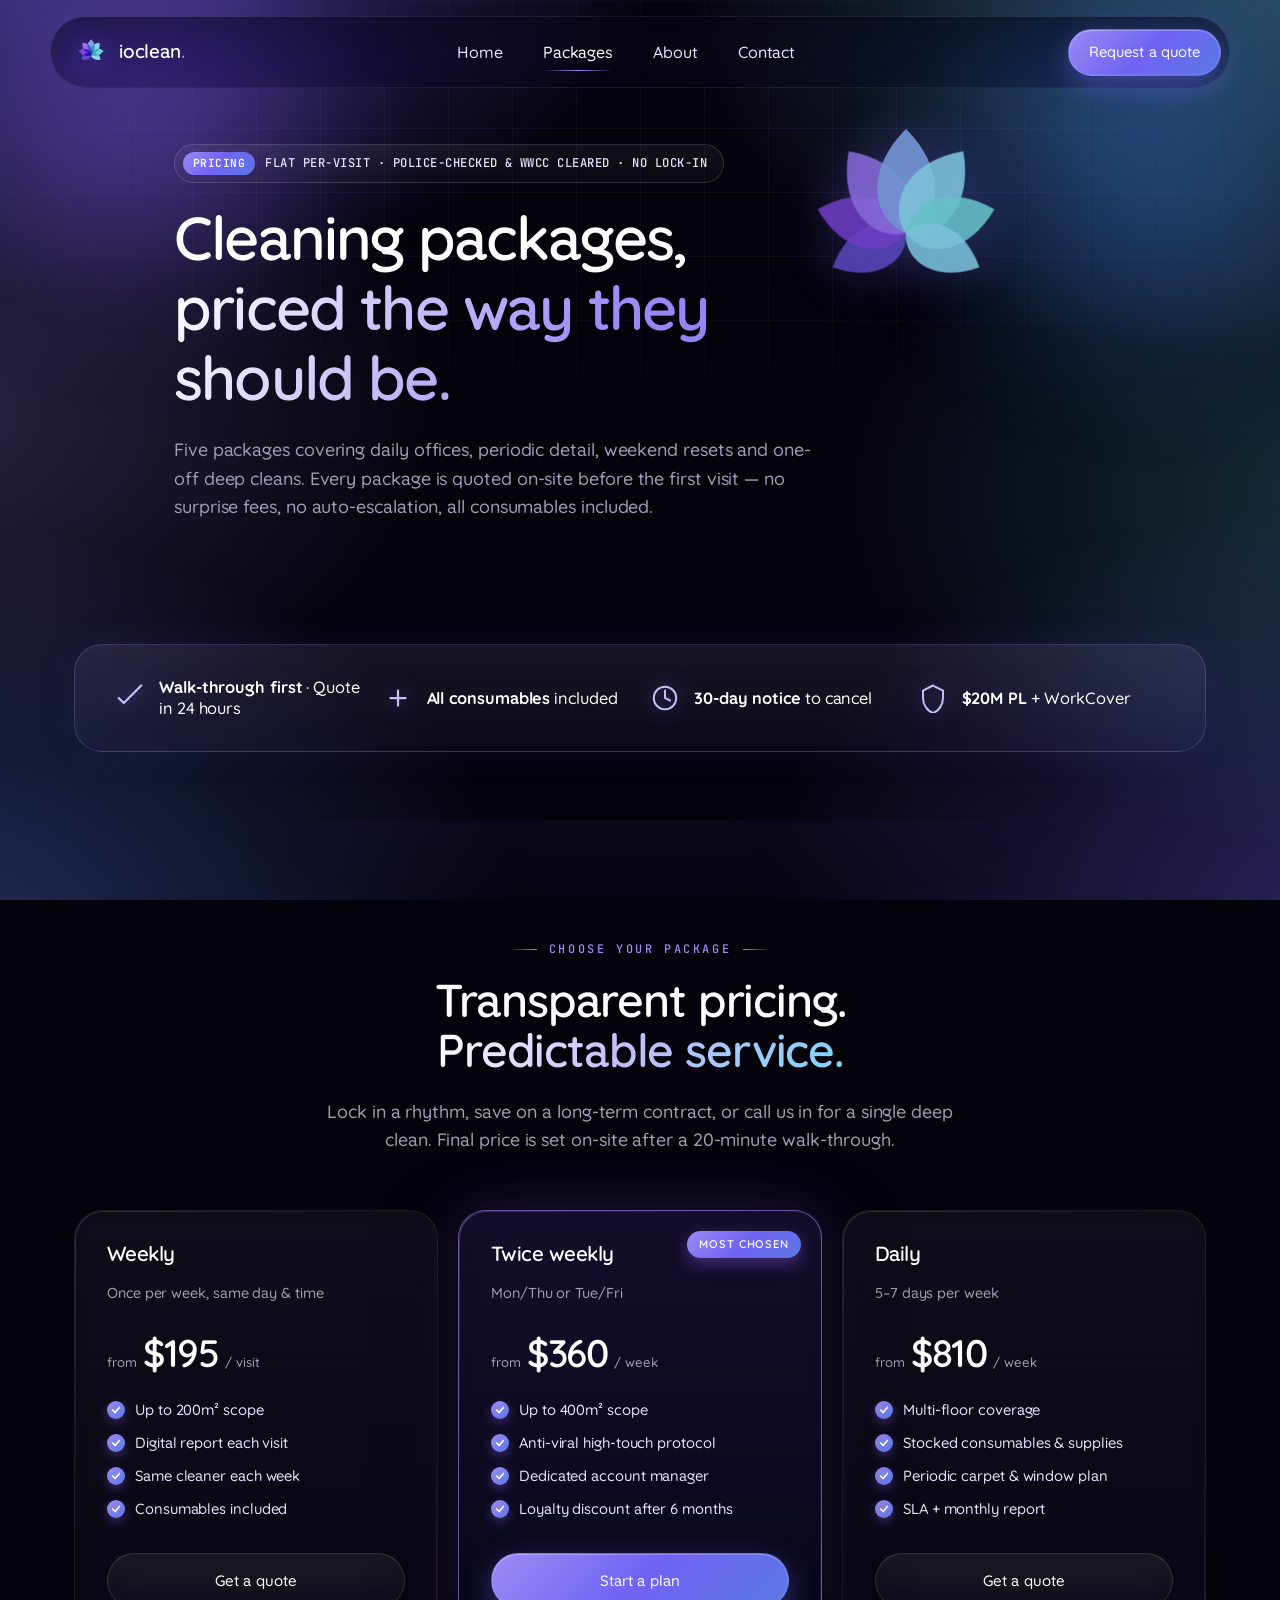
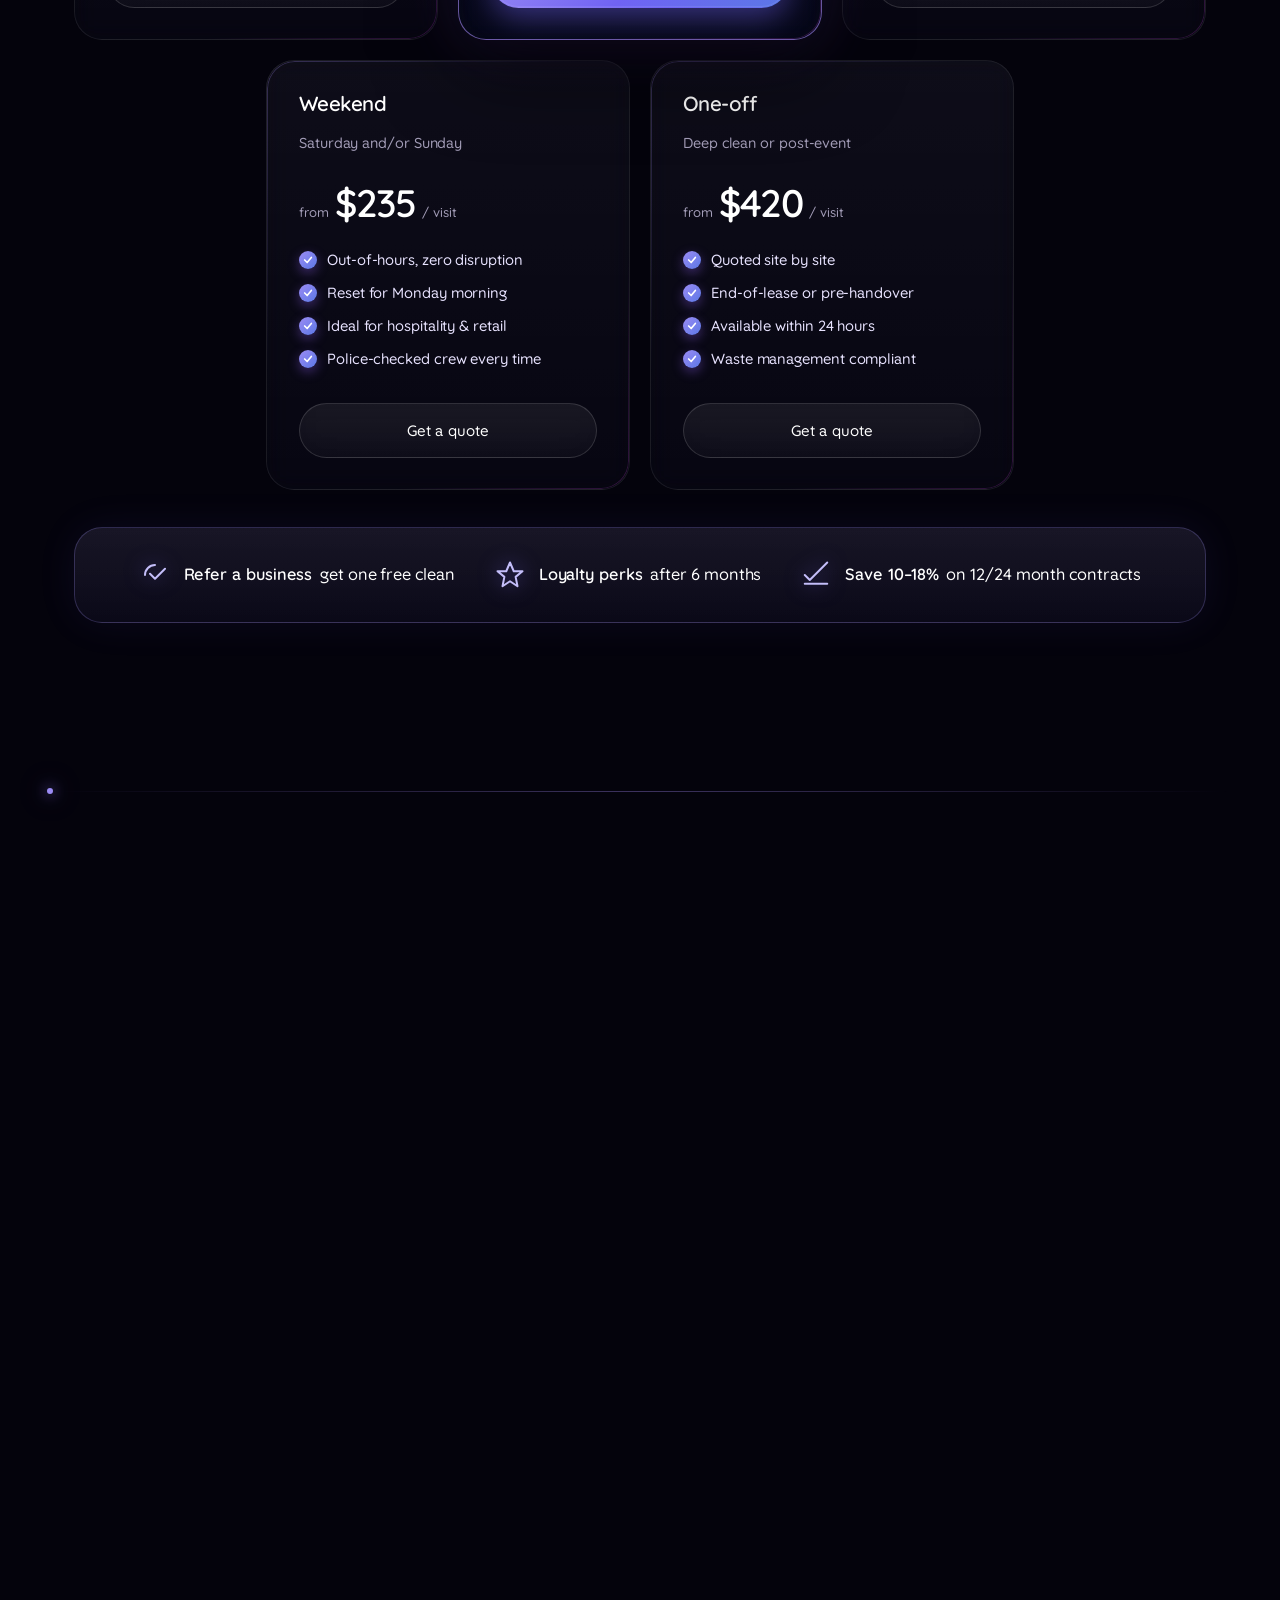
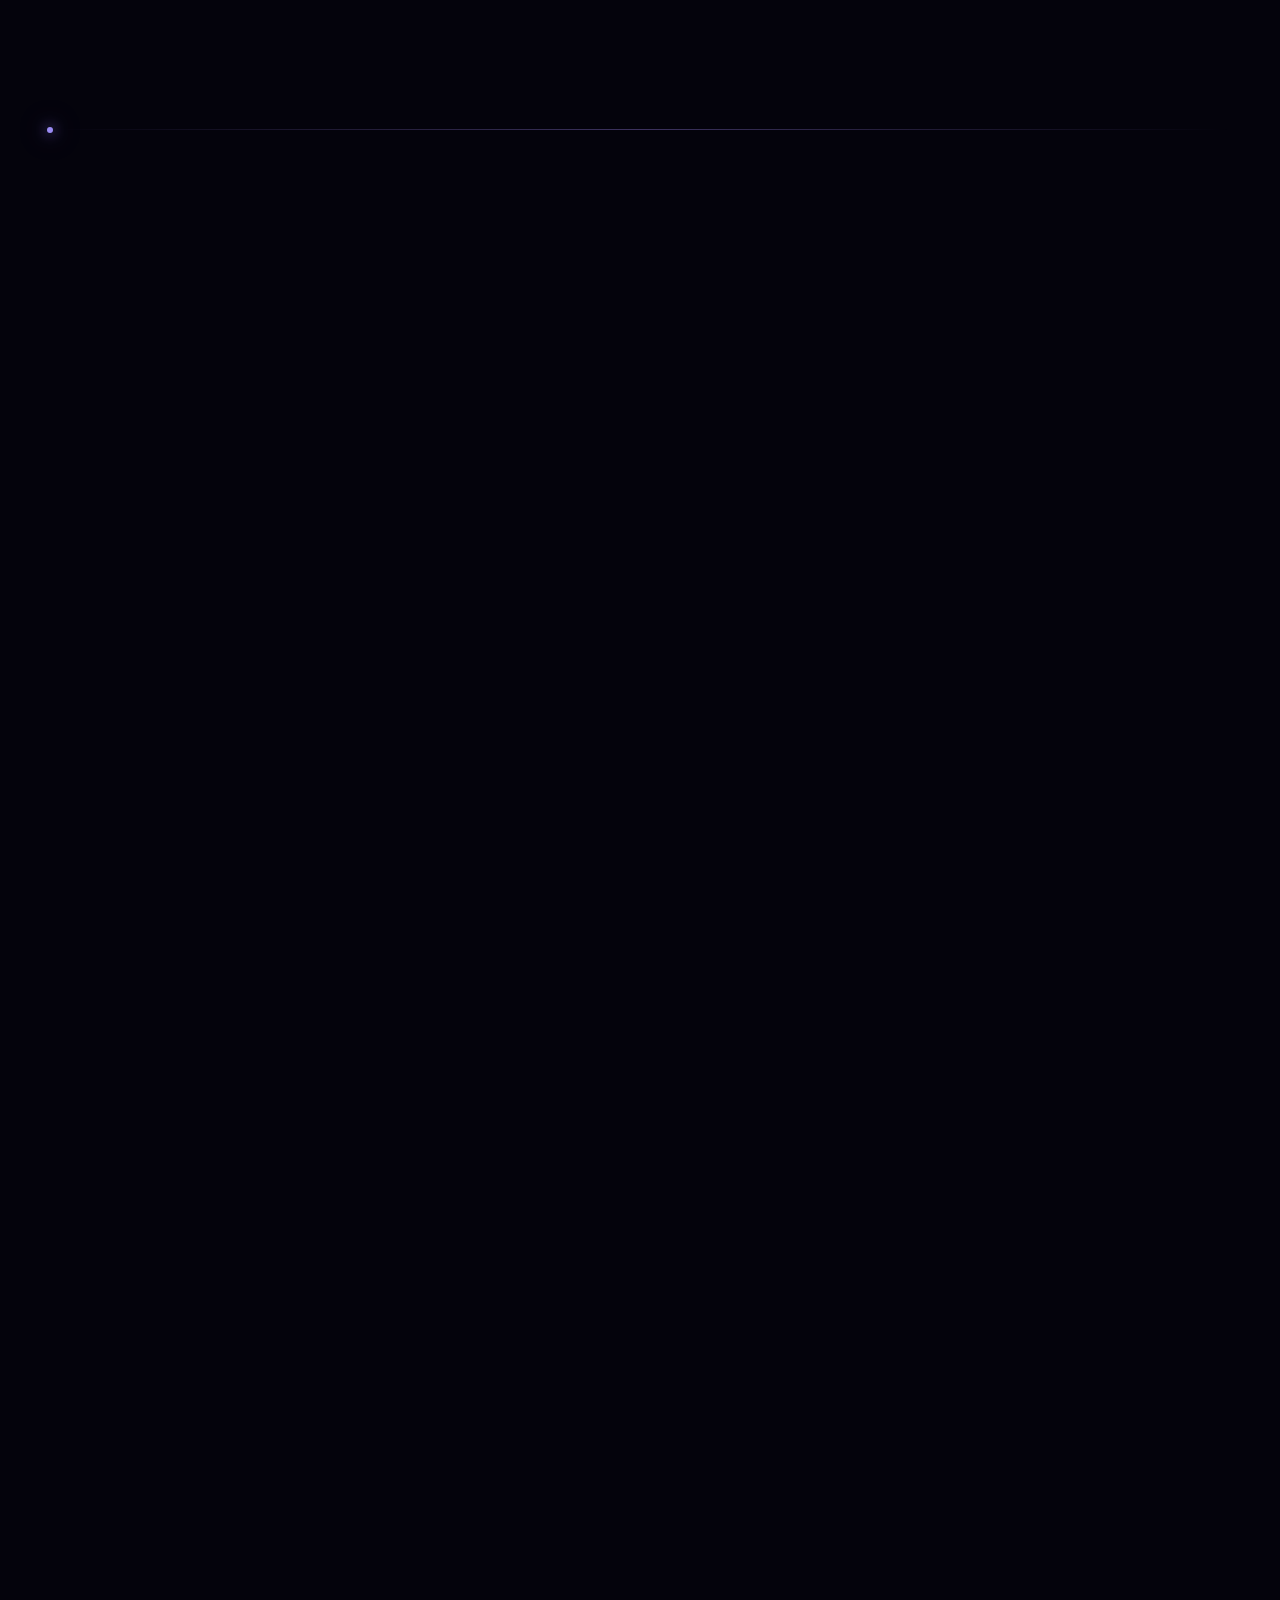
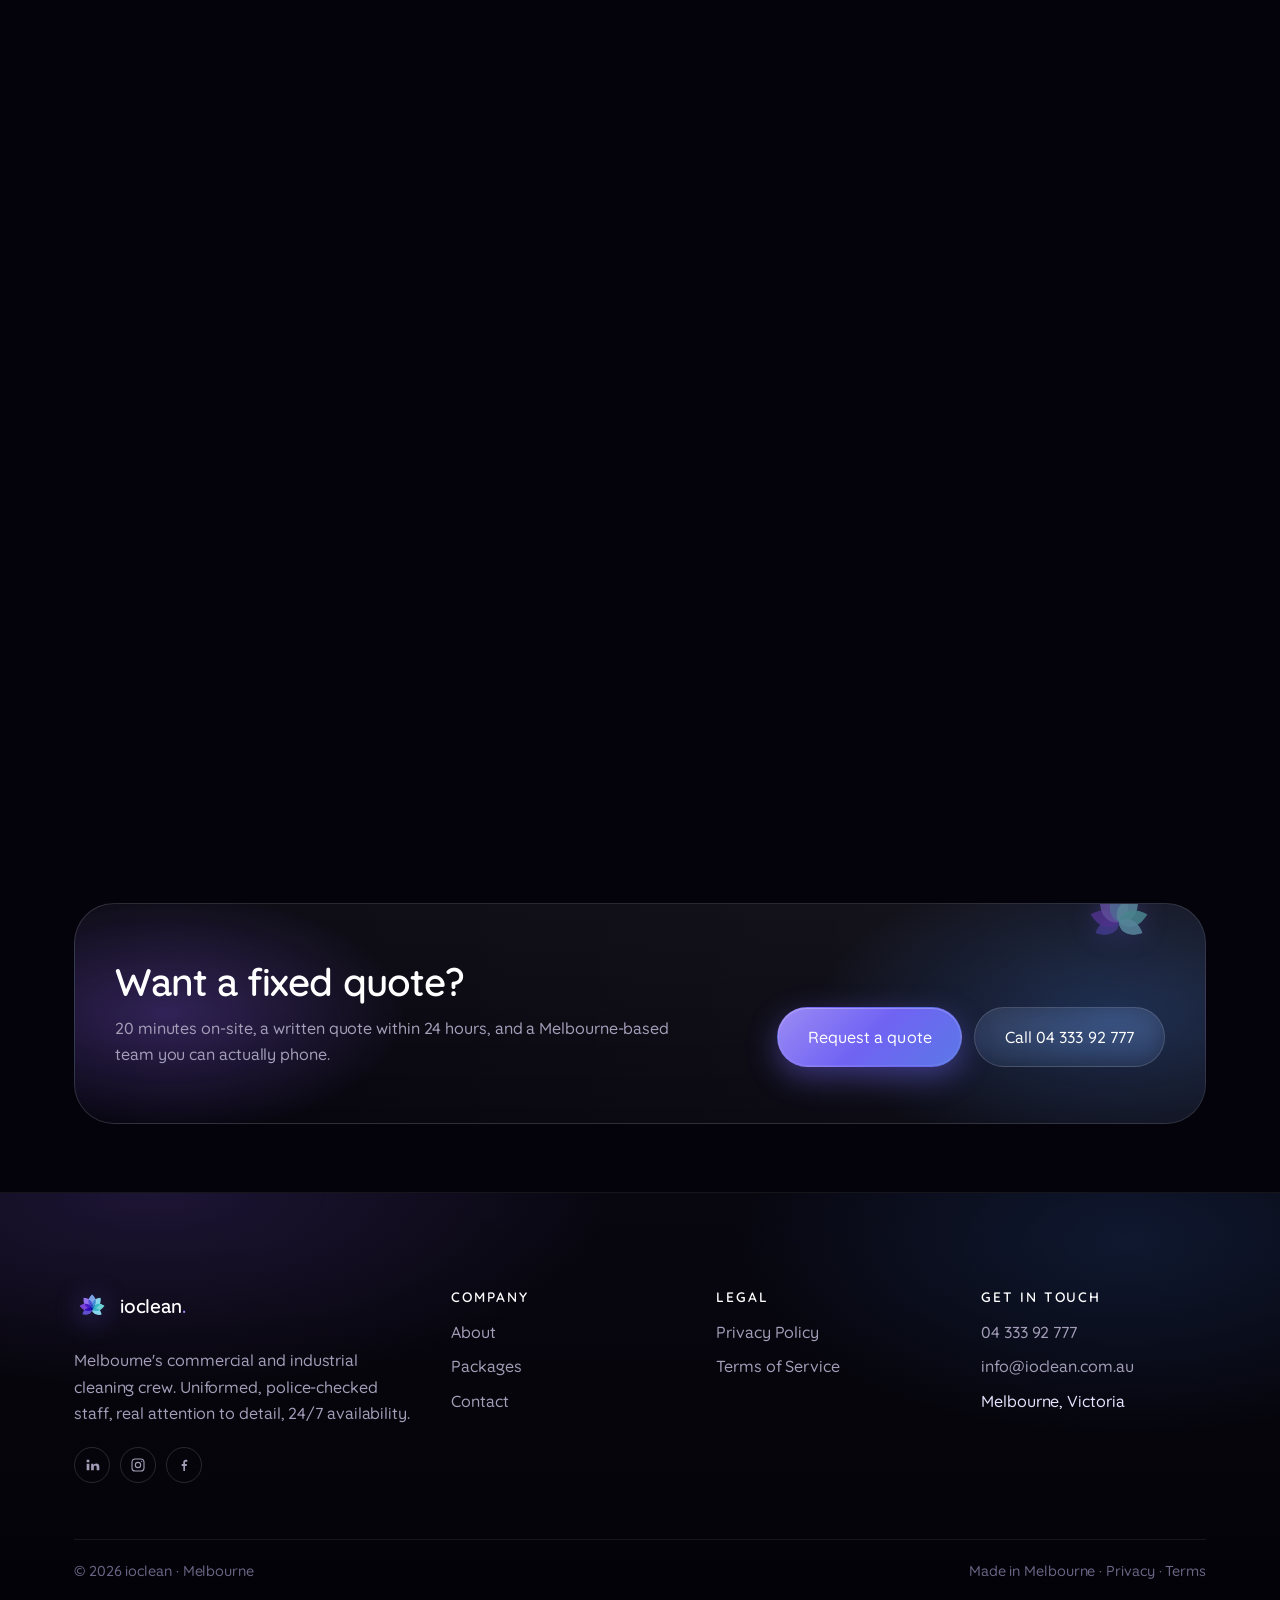
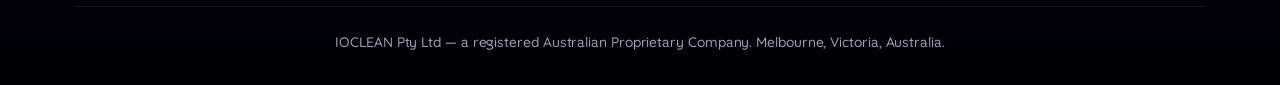
<file: packages.html>
<!doctype html>
<html lang="en-AU">
<head>
  <meta charset="utf-8" />
  <meta name="viewport" content="width=device-width, initial-scale=1, viewport-fit=cover" />
  <meta name="color-scheme" content="dark" />
  <title>Packages &amp; pricing — ioclean Melbourne</title>
  <meta name="description" content="Commercial cleaning packages for Melbourne — weekly, twice-weekly, daily, weekend, one-off. Flat pricing, consumables included, professional teams." />
  <meta name="theme-color" content="#04030c" />

  <link rel="icon" href="/favicon.ico?v=3" sizes="any" />
  <link rel="icon" type="image/png" sizes="32x32" href="/assets/img/brand/favicon-32.png?v=3" />
  <link rel="icon" type="image/png" sizes="192x192" href="/assets/img/brand/favicon-192.png?v=3" />
  <link rel="apple-touch-icon" sizes="180x180" href="/assets/img/brand/apple-touch-icon.png?v=3" />
  <link rel="preconnect" href="https://fonts.googleapis.com" />
  <link rel="preconnect" href="https://fonts.gstatic.com" crossorigin />
  <link rel="stylesheet" href="https://fonts.googleapis.com/css2?family=Quicksand:wght@400;500;600;700&family=JetBrains+Mono:wght@400;500&display=swap" />
  <link rel="canonical" href="https://ioclean.com.au/packages.html" />
  <meta name="robots" content="index,follow,max-snippet:-1,max-image-preview:large,max-video-preview:-1" />
  <meta name="author" content="IOCLEAN Pty Ltd" />
  <meta name="publisher" content="IOCLEAN Pty Ltd" />
  <meta name="geo.region" content="AU-VIC" />
  <meta name="geo.placename" content="Melbourne" />
  <meta name="geo.position" content="-37.8136;144.9631" />
  <meta name="ICBM" content="-37.8136, 144.9631" />
  <meta name="keywords" content="commercial cleaning prices Melbourne, office cleaning packages, weekly cleaning, daily cleaning, end-of-lease cleaning price, cleaning contract Melbourne, ioclean packages" />

  <!-- Open Graph -->
  <meta property="og:type"        content="website" />
  <meta property="og:site_name"   content="ioclean" />
  <meta property="og:locale"      content="en_AU" />
  <meta property="og:url"         content="https://ioclean.com.au/packages.html" />
  <meta property="og:title"       content="Packages &amp; pricing — ioclean Melbourne" />
  <meta property="og:description" content="Transparent commercial cleaning packages — weekly, twice-weekly, daily, weekend and one-off. Flat per-visit pricing, consumables included." />
  <meta property="og:image"       content="https://ioclean.com.au/assets/img/brand/og-image.png" />
  <meta property="og:image:secure_url" content="https://ioclean.com.au/assets/img/brand/og-image.png" />
  <meta property="og:image:type"  content="image/png" />
  <meta property="og:image:width" content="1200" />
  <meta property="og:image:height" content="630" />
  <meta property="og:image:alt"   content="ioclean — Melbourne's premium commercial cleaning partner" />

  <!-- Twitter -->
  <meta name="twitter:card"        content="summary_large_image" />
  <meta name="twitter:title"       content="Packages &amp; pricing — ioclean Melbourne" />
  <meta name="twitter:description" content="Transparent commercial cleaning packages — flat per-visit pricing, consumables included, Melbourne crews 24/7." />
  <meta name="twitter:image"       content="https://ioclean.com.au/assets/img/brand/og-image.png" />
  <meta name="twitter:image:alt"   content="ioclean — Melbourne's premium commercial cleaning partner" />

  <!-- Breadcrumb structured data -->
  <script type="application/ld+json">
  {
    "@context": "https://schema.org",
    "@type": "BreadcrumbList",
    "itemListElement": [
      { "@type": "ListItem", "position": 1, "name": "Home",     "item": "https://ioclean.com.au/" },
      { "@type": "ListItem", "position": 2, "name": "Packages", "item": "https://ioclean.com.au/packages.html" }
    ]
  }
  </script>

  <!-- Page-level OfferCatalog with all six packages -->
  <script type="application/ld+json">
  {
    "@context": "https://schema.org",
    "@type": "OfferCatalog",
    "name": "ioclean commercial cleaning packages",
    "provider": { "@type": "Organization", "@id": "https://ioclean.com.au/#organization", "name": "ioclean" },
    "itemListElement": [
      { "@type": "Offer", "name": "Weekly cleaning",        "priceCurrency": "AUD", "price": "195", "priceSpecification": { "@type": "UnitPriceSpecification", "price": 195, "priceCurrency": "AUD", "unitText": "per visit"  }, "itemOffered": { "@type": "Service", "name": "Weekly commercial cleaning",  "serviceType": "Commercial cleaning", "areaServed": { "@type": "City", "name": "Melbourne" } } },
      { "@type": "Offer", "name": "Twice-weekly cleaning",  "priceCurrency": "AUD", "price": "360", "priceSpecification": { "@type": "UnitPriceSpecification", "price": 360, "priceCurrency": "AUD", "unitText": "per week"   }, "itemOffered": { "@type": "Service", "name": "Twice-weekly commercial cleaning", "serviceType": "Commercial cleaning", "areaServed": { "@type": "City", "name": "Melbourne" } } },
      { "@type": "Offer", "name": "Daily cleaning",         "priceCurrency": "AUD", "price": "810", "priceSpecification": { "@type": "UnitPriceSpecification", "price": 810, "priceCurrency": "AUD", "unitText": "per week"   }, "itemOffered": { "@type": "Service", "name": "Daily commercial cleaning",   "serviceType": "Commercial cleaning", "areaServed": { "@type": "City", "name": "Melbourne" } } },
      { "@type": "Offer", "name": "Weekend cleaning",       "priceCurrency": "AUD", "price": "235", "priceSpecification": { "@type": "UnitPriceSpecification", "price": 235, "priceCurrency": "AUD", "unitText": "per visit"  }, "itemOffered": { "@type": "Service", "name": "Weekend commercial cleaning", "serviceType": "Commercial cleaning", "areaServed": { "@type": "City", "name": "Melbourne" } } },
      { "@type": "Offer", "name": "One-off / deep clean",   "priceCurrency": "AUD", "price": "420", "priceSpecification": { "@type": "UnitPriceSpecification", "price": 420, "priceCurrency": "AUD", "unitText": "per visit"  }, "itemOffered": { "@type": "Service", "name": "One-off deep clean",          "serviceType": "Commercial cleaning", "areaServed": { "@type": "City", "name": "Melbourne" } } }
    ]
  }
  </script>

  <link rel="stylesheet" href="assets/css/main.css" />
  <script type="module" src="assets/js/main.js"></script>
  <noscript><style>.page-body{opacity:1!important}.page-splash{display:none!important}.reveal{opacity:1!important;transform:none!important}</style></noscript>
</head>
<body class="page-body">

  <div class="page-splash" aria-hidden="true"><div class="page-splash__mark"><img src="assets/img/brand/logo.png" alt="" width="88" height="88" /></div></div>
  <div class="scroll-progress" aria-hidden="true"></div>

  <!-- ==========================================================
       NAV
  =========================================================== -->
  <header>
    <nav class="nav" aria-label="Primary">
      <a class="brand" href="/" aria-label="ioclean home">
        <span class="brand__mark" aria-hidden="true">
          <img src="assets/img/brand/logo.png" alt="ioclean" width="36" height="36" />
        </span>
        <span class="brand__text">ioclean<span class="dot">.</span></span>
      </a>
      <ul class="nav__links" role="list">
        <li><a class="nav__link" href="/">Home</a></li>
        <li><a class="nav__link is-active" href="packages.html">Packages</a></li>
        <li><a class="nav__link" href="about.html">About</a></li>
        <li><a class="nav__link" href="contact.html">Contact</a></li>
      </ul>
      <div class="nav__cta">
        <a class="btn btn--primary btn--sm btn--glow" href="contact.html" data-magnetic data-strength="0.25">
          <span class="btn__label">Request a quote</span>
        </a>
      </div>
      <button class="nav__toggle" type="button" aria-label="Open menu" aria-expanded="false">
        <span class="nav__toggle__icon"><span></span><span></span><span></span></span>
      </button>
    </nav>
  </header>
  <div class="nav-drawer" aria-hidden="true">
    <a class="nav-drawer__link" href="/">Home</a>
    <a class="nav-drawer__link" href="packages.html">Packages</a>
    <a class="nav-drawer__link" href="about.html">About</a>
    <a class="nav-drawer__link" href="contact.html">Contact</a>
    <a class="btn btn--primary nav-drawer__cta" href="contact.html"><span class="btn__label">Request a quote</span></a>
  </div>

  <main>

    <!-- ==========================================================
         SUB-HERO
    =========================================================== -->
    <section class="subhero">
      <span class="glow-blob glow-blob--violet" style="width:520px;height:520px;top:-160px;left:-120px;"></span>
      <span class="glow-blob glow-blob--blue"   style="width:520px;height:520px;top:-100px;right:-120px;animation-delay:-8s;"></span>
      <div class="grid-bg"></div>

      <div class="container subhero__inner">
        <div class="subhero__copy">
          <span class="eyebrow reveal">
            <span class="eyebrow__pill">Pricing</span>
            Flat per-visit · Police-checked &amp; WWCC cleared · No lock-in
          </span>
          <h1 class="subhero__title reveal" data-stagger="1" style="margin-top:20px">
            Cleaning packages, <span class="gradient-text-hot">priced the way they should be.</span>
          </h1>
          <p class="subhero__sub reveal" data-stagger="2">
            Five packages covering daily offices, periodic detail, weekend resets and one-off deep cleans.
            Every package is quoted on-site before the first visit — no surprise fees, no auto-escalation, all consumables included.
          </p>
        </div>
        <span class="subhero__lotus" aria-hidden="true"><svg class="lotus lotus--md" viewBox="0 0 100 100" aria-hidden="true"><g class="lotus__body"><path class="lotus__petal lotus__petal--1" fill="#624FCE" fill-opacity="0.88" d="M 0 0 C -16 -6 -22 -30 0 -52 C 22 -30 16 -6 0 0 Z"/><path class="lotus__petal lotus__petal--2" fill="#7A43D5" fill-opacity="0.88" d="M 0 0 C -16 -6 -22 -30 0 -52 C 22 -30 16 -6 0 0 Z"/><path class="lotus__petal lotus__petal--3" fill="#9774F0" fill-opacity="0.88" d="M 0 0 C -16 -6 -22 -30 0 -52 C 22 -30 16 -6 0 0 Z"/><path class="lotus__petal lotus__petal--4" fill="#7EA3E7" fill-opacity="0.92" d="M 0 0 C -16 -6 -22 -30 0 -52 C 22 -30 16 -6 0 0 Z"/><path class="lotus__petal lotus__petal--5" fill="#8BD7EF" fill-opacity="0.88" d="M 0 0 C -16 -6 -22 -30 0 -52 C 22 -30 16 -6 0 0 Z"/><path class="lotus__petal lotus__petal--6" fill="#71D5DA" fill-opacity="0.88" d="M 0 0 C -16 -6 -22 -30 0 -52 C 22 -30 16 -6 0 0 Z"/><path class="lotus__petal lotus__petal--7" fill="#89D5EE" fill-opacity="0.88" d="M 0 0 C -16 -6 -22 -30 0 -52 C 22 -30 16 -6 0 0 Z"/></g></svg></span>
      </div>
    </section>

    <!-- ==========================================================
         PRICING NOTE STRIP
    =========================================================== -->
    <section class="section--tight">
      <div class="container">
        <div class="trust-strip reveal">
          <div class="trust-strip__tag">
            <svg viewBox="0 0 24 24" fill="none"><path d="M3 12l4 4 14-14" stroke="currentColor" stroke-width="1.8" stroke-linecap="round" stroke-linejoin="round"/></svg>
            <span><strong>Walk-through first</strong> · Quote in 24 hours</span>
          </div>
          <div class="trust-strip__tag">
            <svg viewBox="0 0 24 24" fill="none"><path d="M12 6v12M6 12h12" stroke="currentColor" stroke-width="1.8" stroke-linecap="round"/></svg>
            <span><strong>All consumables</strong> included</span>
          </div>
          <div class="trust-strip__tag">
            <svg viewBox="0 0 24 24" fill="none"><circle cx="12" cy="12" r="9" stroke="currentColor" stroke-width="1.6"/><path d="M12 6v6l4 2" stroke="currentColor" stroke-width="1.6" stroke-linecap="round"/></svg>
            <span><strong>30-day notice</strong> to cancel</span>
          </div>
          <div class="trust-strip__tag">
            <svg viewBox="0 0 24 24" fill="none"><path d="M12 2L4 6v6c0 5.5 3.5 10.5 8 12 4.5-1.5 8-6.5 8-12V6l-8-4z" stroke="currentColor" stroke-width="1.6"/></svg>
            <span><strong>$20M PL</strong> + WorkCover</span>
          </div>
        </div>
      </div>
    </section>

    <!-- ==========================================================
         PACKAGES GRID
    =========================================================== -->
    <section class="section" id="packages">
      <div class="section-glow"></div>
      <div class="container">
        <header class="section-head section-head--centered reveal">
          <span class="eyebrow-line" style="justify-content:center">Choose your package</span>
          <h2 class="section-title">Transparent pricing. <span class="gradient-text">Predictable service.</span></h2>
          <p class="section-lede">Lock in a rhythm, save on a long-term contract, or call us in for a single deep clean. Final price is set on-site after a 20-minute walk-through.</p>
        </header>

        <div class="packages-grid">
          <article class="card package-card reveal" data-stagger="1">
            <h3 class="package-card__name">Weekly</h3>
            <div class="package-card__freq">Once per week, same day &amp; time</div>
            <div class="package-card__price">
              <span class="package-card__price-prefix">from</span>
              <span class="package-card__price-value">$195</span>
              <span class="package-card__price-suffix">/ visit</span>
            </div>
            <ul class="package-card__list">
              <li><span class="package-card__check"><svg viewBox="0 0 12 12" fill="none"><path d="M2 6l3 3 5-6" stroke="currentColor" stroke-width="2" stroke-linecap="round" stroke-linejoin="round"/></svg></span>Up to 200m² scope</li>
              <li><span class="package-card__check"><svg viewBox="0 0 12 12" fill="none"><path d="M2 6l3 3 5-6" stroke="currentColor" stroke-width="2" stroke-linecap="round" stroke-linejoin="round"/></svg></span>Digital report each visit</li>
              <li><span class="package-card__check"><svg viewBox="0 0 12 12" fill="none"><path d="M2 6l3 3 5-6" stroke="currentColor" stroke-width="2" stroke-linecap="round" stroke-linejoin="round"/></svg></span>Same cleaner each week</li>
              <li><span class="package-card__check"><svg viewBox="0 0 12 12" fill="none"><path d="M2 6l3 3 5-6" stroke="currentColor" stroke-width="2" stroke-linecap="round" stroke-linejoin="round"/></svg></span>Consumables included</li>
            </ul>
            <a class="btn btn--ghost" href="contact.html?service=office#form" data-magnetic data-strength="0.18"><span class="btn__label">Get a quote</span></a>
          </article>

          <article class="card package-card package-card--featured reveal" data-stagger="2">
            <span class="package-card__badge">Most chosen</span>
            <h3 class="package-card__name">Twice weekly</h3>
            <div class="package-card__freq">Mon/Thu or Tue/Fri</div>
            <div class="package-card__price">
              <span class="package-card__price-prefix">from</span>
              <span class="package-card__price-value">$360</span>
              <span class="package-card__price-suffix">/ week</span>
            </div>
            <ul class="package-card__list">
              <li><span class="package-card__check"><svg viewBox="0 0 12 12" fill="none"><path d="M2 6l3 3 5-6" stroke="currentColor" stroke-width="2" stroke-linecap="round" stroke-linejoin="round"/></svg></span>Up to 400m² scope</li>
              <li><span class="package-card__check"><svg viewBox="0 0 12 12" fill="none"><path d="M2 6l3 3 5-6" stroke="currentColor" stroke-width="2" stroke-linecap="round" stroke-linejoin="round"/></svg></span>Anti-viral high-touch protocol</li>
              <li><span class="package-card__check"><svg viewBox="0 0 12 12" fill="none"><path d="M2 6l3 3 5-6" stroke="currentColor" stroke-width="2" stroke-linecap="round" stroke-linejoin="round"/></svg></span>Dedicated account manager</li>
              <li><span class="package-card__check"><svg viewBox="0 0 12 12" fill="none"><path d="M2 6l3 3 5-6" stroke="currentColor" stroke-width="2" stroke-linecap="round" stroke-linejoin="round"/></svg></span>Loyalty discount after 6 months</li>
            </ul>
            <a class="btn btn--primary btn--glow" href="contact.html?service=office#form" data-magnetic><span class="btn__label">Start a plan</span></a>
          </article>

          <article class="card package-card reveal" data-stagger="3">
            <h3 class="package-card__name">Daily</h3>
            <div class="package-card__freq">5–7 days per week</div>
            <div class="package-card__price">
              <span class="package-card__price-prefix">from</span>
              <span class="package-card__price-value">$810</span>
              <span class="package-card__price-suffix">/ week</span>
            </div>
            <ul class="package-card__list">
              <li><span class="package-card__check"><svg viewBox="0 0 12 12" fill="none"><path d="M2 6l3 3 5-6" stroke="currentColor" stroke-width="2" stroke-linecap="round" stroke-linejoin="round"/></svg></span>Multi-floor coverage</li>
              <li><span class="package-card__check"><svg viewBox="0 0 12 12" fill="none"><path d="M2 6l3 3 5-6" stroke="currentColor" stroke-width="2" stroke-linecap="round" stroke-linejoin="round"/></svg></span>Stocked consumables &amp; supplies</li>
              <li><span class="package-card__check"><svg viewBox="0 0 12 12" fill="none"><path d="M2 6l3 3 5-6" stroke="currentColor" stroke-width="2" stroke-linecap="round" stroke-linejoin="round"/></svg></span>Periodic carpet &amp; window plan</li>
              <li><span class="package-card__check"><svg viewBox="0 0 12 12" fill="none"><path d="M2 6l3 3 5-6" stroke="currentColor" stroke-width="2" stroke-linecap="round" stroke-linejoin="round"/></svg></span>SLA + monthly report</li>
            </ul>
            <a class="btn btn--ghost" href="contact.html?service=office#form" data-magnetic data-strength="0.18"><span class="btn__label">Get a quote</span></a>
          </article>

          <div class="packages-grid__pair">

          <article class="card package-card reveal" data-stagger="4">
            <h3 class="package-card__name">Weekend</h3>
            <div class="package-card__freq">Saturday and/or Sunday</div>
            <div class="package-card__price">
              <span class="package-card__price-prefix">from</span>
              <span class="package-card__price-value">$235</span>
              <span class="package-card__price-suffix">/ visit</span>
            </div>
            <ul class="package-card__list">
              <li><span class="package-card__check"><svg viewBox="0 0 12 12" fill="none"><path d="M2 6l3 3 5-6" stroke="currentColor" stroke-width="2" stroke-linecap="round" stroke-linejoin="round"/></svg></span>Out-of-hours, zero disruption</li>
              <li><span class="package-card__check"><svg viewBox="0 0 12 12" fill="none"><path d="M2 6l3 3 5-6" stroke="currentColor" stroke-width="2" stroke-linecap="round" stroke-linejoin="round"/></svg></span>Reset for Monday morning</li>
              <li><span class="package-card__check"><svg viewBox="0 0 12 12" fill="none"><path d="M2 6l3 3 5-6" stroke="currentColor" stroke-width="2" stroke-linecap="round" stroke-linejoin="round"/></svg></span>Ideal for hospitality &amp; retail</li>
              <li><span class="package-card__check"><svg viewBox="0 0 12 12" fill="none"><path d="M2 6l3 3 5-6" stroke="currentColor" stroke-width="2" stroke-linecap="round" stroke-linejoin="round"/></svg></span>Police-checked crew every time</li>
            </ul>
            <a class="btn btn--ghost" href="contact.html?service=office#form" data-magnetic data-strength="0.18"><span class="btn__label">Get a quote</span></a>
          </article>

          <article class="card package-card reveal" data-stagger="5">
            <h3 class="package-card__name">One-off</h3>
            <div class="package-card__freq">Deep clean or post-event</div>
            <div class="package-card__price">
              <span class="package-card__price-prefix">from</span>
              <span class="package-card__price-value">$420</span>
              <span class="package-card__price-suffix">/ visit</span>
            </div>
            <ul class="package-card__list">
              <li><span class="package-card__check"><svg viewBox="0 0 12 12" fill="none"><path d="M2 6l3 3 5-6" stroke="currentColor" stroke-width="2" stroke-linecap="round" stroke-linejoin="round"/></svg></span>Quoted site by site</li>
              <li><span class="package-card__check"><svg viewBox="0 0 12 12" fill="none"><path d="M2 6l3 3 5-6" stroke="currentColor" stroke-width="2" stroke-linecap="round" stroke-linejoin="round"/></svg></span>End-of-lease or pre-handover</li>
              <li><span class="package-card__check"><svg viewBox="0 0 12 12" fill="none"><path d="M2 6l3 3 5-6" stroke="currentColor" stroke-width="2" stroke-linecap="round" stroke-linejoin="round"/></svg></span>Available within 24 hours</li>
              <li><span class="package-card__check"><svg viewBox="0 0 12 12" fill="none"><path d="M2 6l3 3 5-6" stroke="currentColor" stroke-width="2" stroke-linecap="round" stroke-linejoin="round"/></svg></span>Waste management compliant</li>
            </ul>
            <a class="btn btn--ghost" href="contact.html?service=end-of-lease#form" data-magnetic data-strength="0.18"><span class="btn__label">Get a quote</span></a>
          </article>

          </div>

        </div>

        <!-- Discount perks -->
        <div class="trust-strip trust-strip--centered reveal" style="margin-top:36px" data-stagger="2">
          <div class="trust-strip__tag">
            <svg viewBox="0 0 24 24" fill="none"><path d="M20 7l-8 8-4-4M4 12a8 8 0 0 1 8-8" stroke="currentColor" stroke-width="1.6" stroke-linecap="round" stroke-linejoin="round"/></svg>
            <span><strong style="color:var(--c-ink-0);font-weight:600">Refer a business</strong> &nbsp;get one free clean</span>
          </div>
          <div class="trust-strip__tag">
            <svg viewBox="0 0 24 24" fill="none"><path d="M12 2l3 7h7l-5.5 4.5L18 21l-6-4-6 4 1.5-7.5L2 9h7l3-7z" stroke="currentColor" stroke-width="1.6" stroke-linejoin="round"/></svg>
            <span><strong style="color:var(--c-ink-0);font-weight:600">Loyalty perks</strong> &nbsp;after 6 months</span>
          </div>
          <div class="trust-strip__tag">
            <svg viewBox="0 0 24 24" fill="none"><path d="M3 12l4 4 14-14M3 19h18" stroke="currentColor" stroke-width="1.6" stroke-linecap="round" stroke-linejoin="round"/></svg>
            <span><strong style="color:var(--c-ink-0);font-weight:600">Save 10–18%</strong> &nbsp;on 12/24 month contracts</span>
          </div>
        </div>
      </div>
    </section>

    <div class="beam-divider" aria-hidden="true"><span class="beam-divider__pulse"></span></div>

    <!-- ==========================================================
         CREDENTIALS
    =========================================================== -->
    <section class="section" id="credentials">
      <div class="section-glow"></div>
      <div class="container">
        <header class="section-head section-head--centered reveal">
          <span class="eyebrow-line" style="justify-content:center">Verified credentials</span>
          <h2 class="section-title">Our people are cleared, <span class="gradient-text">certified and covered.</span></h2>
          <p class="section-lede">Every ioclean team member passes the same compliance checks before stepping onto your site. Ask for a copy of any certificate on day one — no wait, no excuses.</p>
        </header>

        <div class="credential-grid">

          <div class="credential-badge reveal" data-stagger="1">
            <div class="credential-badge__icon">
              <svg viewBox="0 0 24 24" fill="none"><path d="M12 2L4 6v6c0 5.5 3.5 10.5 8 12 4.5-1.5 8-6.5 8-12V6l-8-4z" stroke="currentColor" stroke-width="1.8" stroke-linejoin="round"/><path d="M9 12l2 2 4-4" stroke="currentColor" stroke-width="1.8" stroke-linecap="round" stroke-linejoin="round"/></svg>
            </div>
            <span class="credential-badge__label">Police Checked</span>
            <span class="credential-badge__desc">All staff cleared via a current National Police Certificate before site access is granted.</span>
            <span class="credential-badge__tag">All staff</span>
          </div>

          <div class="credential-badge reveal" data-stagger="2" style="--badge-bar: linear-gradient(90deg, var(--c-cyan-400), var(--c-teal-400));">
            <div class="credential-badge__icon credential-badge__icon--cyan">
              <svg viewBox="0 0 24 24" fill="none"><circle cx="9" cy="7" r="4" stroke="currentColor" stroke-width="1.8"/><path d="M3 21v-2a4 4 0 0 1 4-4h4a4 4 0 0 1 4 4v2" stroke="currentColor" stroke-width="1.8" stroke-linecap="round"/><path d="M16 3.34a4 4 0 0 1 0 7.32" stroke="currentColor" stroke-width="1.8" stroke-linecap="round"/><path d="M21 21v-2a4 4 0 0 0-3-3.87" stroke="currentColor" stroke-width="1.8" stroke-linecap="round"/></svg>
            </div>
            <span class="credential-badge__label">WWCC Cleared</span>
            <span class="credential-badge__desc">Working With Children Check — mandatory for every school and childcare environment we service.</span>
            <span class="credential-badge__tag credential-badge__tag--cyan">Schools &amp; childcare</span>
          </div>

          <div class="credential-badge reveal" data-stagger="3" style="--badge-bar: linear-gradient(90deg, var(--c-blue-500), var(--c-cyan-400));">
            <div class="credential-badge__icon credential-badge__icon--blue">
              <svg viewBox="0 0 24 24" fill="none"><path d="M3 6h18M8 6V4h8v2M19 6l-1 14H6L5 6" stroke="currentColor" stroke-width="1.8" stroke-linecap="round" stroke-linejoin="round"/><path d="M10 11v6M14 11v6" stroke="currentColor" stroke-width="1.8" stroke-linecap="round"/></svg>
            </div>
            <span class="credential-badge__label">Waste Management Certified</span>
            <span class="credential-badge__desc">Compliant waste handling, segregation and disposal on every site, every single visit.</span>
            <span class="credential-badge__tag credential-badge__tag--blue">Certified</span>
          </div>

          <div class="credential-badge reveal" data-stagger="4">
            <div class="credential-badge__icon">
              <svg viewBox="0 0 24 24" fill="none"><rect x="3" y="11" width="18" height="11" rx="2" stroke="currentColor" stroke-width="1.8"/><path d="M7 11V7a5 5 0 0 1 10 0v4" stroke="currentColor" stroke-width="1.8" stroke-linecap="round"/><circle cx="12" cy="16" r="1.5" fill="currentColor"/></svg>
            </div>
            <span class="credential-badge__label">$20M Public Liability</span>
            <span class="credential-badge__desc">Full certificate of currency available on request — satisfies body corporate and facility manager requirements.</span>
            <span class="credential-badge__tag">IOCLEAN Pty Ltd</span>
          </div>

          <div class="credential-badge reveal" data-stagger="5" style="--badge-bar: linear-gradient(90deg, var(--c-teal-400), var(--c-blue-500));">
            <div class="credential-badge__icon credential-badge__icon--teal">
              <svg viewBox="0 0 24 24" fill="none"><path d="M12 22s8-4 8-10V5l-8-3-8 3v7c0 6 8 10 8 10z" stroke="currentColor" stroke-width="1.8" stroke-linejoin="round"/><path d="M9 12l2 2 4-4" stroke="currentColor" stroke-width="1.8" stroke-linecap="round" stroke-linejoin="round"/></svg>
            </div>
            <span class="credential-badge__label">WorkCover Insured</span>
            <span class="credential-badge__desc">All staff covered under Victorian WorkCover insurance. Zero liability transfers to clients.</span>
            <span class="credential-badge__tag credential-badge__tag--teal">All staff</span>
          </div>

        </div>
      </div>
    </section>

    <div class="beam-divider" aria-hidden="true"><span class="beam-divider__pulse"></span></div>

    <!-- ==========================================================
         WHAT'S INCLUDED — every package
    =========================================================== -->
    <section class="section" id="whats-included">
      <div class="container">
        <header class="section-head section-head--centered reveal">
          <span class="eyebrow-line" style="justify-content:center">Included as standard</span>
          <h2 class="section-title">What every package gets you</h2>
          <p class="section-lede">No matter which package you pick, the baseline doesn't change — same trained crew, same gear, same paperwork.</p>
        </header>

        <ul class="check-list reveal">
          <li><span class="check-list__tick"><svg viewBox="0 0 12 12" fill="none"><path d="M2 6l3 3 5-6" stroke="currentColor" stroke-width="2" stroke-linecap="round" stroke-linejoin="round"/></svg></span>Police-checked, uniformed staff with a primary crew assigned to your site</li>
          <li><span class="check-list__tick"><svg viewBox="0 0 12 12" fill="none"><path d="M2 6l3 3 5-6" stroke="currentColor" stroke-width="2" stroke-linecap="round" stroke-linejoin="round"/></svg></span>WWCC-cleared for all school and childcare environments — certificates on file</li>
          <li><span class="check-list__tick"><svg viewBox="0 0 12 12" fill="none"><path d="M2 6l3 3 5-6" stroke="currentColor" stroke-width="2" stroke-linecap="round" stroke-linejoin="round"/></svg></span>Waste management certified — compliant handling and disposal on every site</li>
          <li><span class="check-list__tick"><svg viewBox="0 0 12 12" fill="none"><path d="M2 6l3 3 5-6" stroke="currentColor" stroke-width="2" stroke-linecap="round" stroke-linejoin="round"/></svg></span>Commercial-grade equipment — HEPA vacuums, microfibre kits, scrubbers</li>
          <li><span class="check-list__tick"><svg viewBox="0 0 12 12" fill="none"><path d="M2 6l3 3 5-6" stroke="currentColor" stroke-width="2" stroke-linecap="round" stroke-linejoin="round"/></svg></span>GECA-certified, eco-grade cleaning chemicals where it matters</li>
          <li><span class="check-list__tick"><svg viewBox="0 0 12 12" fill="none"><path d="M2 6l3 3 5-6" stroke="currentColor" stroke-width="2" stroke-linecap="round" stroke-linejoin="round"/></svg></span>Photo-verified digital checklist sent after every visit</li>
          <li><span class="check-list__tick"><svg viewBox="0 0 12 12" fill="none"><path d="M2 6l3 3 5-6" stroke="currentColor" stroke-width="2" stroke-linecap="round" stroke-linejoin="round"/></svg></span>Consumables included (paper, soap, refills, bin liners)</li>
          <li><span class="check-list__tick"><svg viewBox="0 0 12 12" fill="none"><path d="M2 6l3 3 5-6" stroke="currentColor" stroke-width="2" stroke-linecap="round" stroke-linejoin="round"/></svg></span>$20M public liability and full WorkCover insurance</li>
          <li><span class="check-list__tick"><svg viewBox="0 0 12 12" fill="none"><path d="M2 6l3 3 5-6" stroke="currentColor" stroke-width="2" stroke-linecap="round" stroke-linejoin="round"/></svg></span>One Melbourne-based account manager — phone answered on the first ring</li>
          <li><span class="check-list__tick"><svg viewBox="0 0 12 12" fill="none"><path d="M2 6l3 3 5-6" stroke="currentColor" stroke-width="2" stroke-linecap="round" stroke-linejoin="round"/></svg></span>30-day rolling notice on recurring contracts — no lock-in penalty</li>
        </ul>
      </div>
    </section>

    <!-- ==========================================================
         HOW PRICING WORKS
    =========================================================== -->
    <section class="section" id="how-pricing-works">
      <div class="container">
        <header class="section-head section-head--centered reveal">
          <span class="eyebrow-line" style="justify-content:center">How pricing works</span>
          <h2 class="section-title">Four steps from <span class="gradient-text">enquiry to first clean</span></h2>
        </header>

        <div class="process-timeline">
          <div class="process-step reveal" data-stagger="1">
            <div class="process-step__num">01</div>
            <h4 class="process-step__title">Walk-through</h4>
            <p class="process-step__desc">20 minutes on-site. We measure scope, list high-touch surfaces, document access and any special requirements.</p>
          </div>
          <div class="process-step reveal" data-stagger="2">
            <div class="process-step__num">02</div>
            <h4 class="process-step__title">Fixed quote</h4>
            <p class="process-step__desc">Quoted in writing inside 24 hours. Per-visit price, breakdown of consumables, frequency and term. No surprise fees, no auto-escalation.</p>
          </div>
          <div class="process-step reveal" data-stagger="3">
            <div class="process-step__num">03</div>
            <h4 class="process-step__title">Crew assigned</h4>
            <p class="process-step__desc">A primary cleaner and a known backup are paired to your site, onboarded with your procedures and access protocol.</p>
          </div>
          <div class="process-step reveal" data-stagger="4">
            <div class="process-step__num">04</div>
            <h4 class="process-step__title">Service starts</h4>
            <p class="process-step__desc">Recurring packages begin within 5–10 business days. One-off deep cleans can usually be booked within 24–48 hours.</p>
          </div>
        </div>
      </div>
    </section>

    <!-- ==========================================================
         FAQ — pricing focused
    =========================================================== -->
    <section class="section" id="pricing-faq">
      <div class="container">
        <header class="section-head section-head--centered reveal">
          <span class="eyebrow-line" style="justify-content:center">Pricing FAQ</span>
          <h2 class="section-title">Common pricing questions, answered</h2>
        </header>

        <div class="faq">
          <div class="faq__item reveal" data-stagger="1">
            <button class="faq__q" aria-expanded="false">
              Are the "from" prices the final price?
              <span class="faq__chev"><svg viewBox="0 0 12 12" fill="none"><path d="M2 4l4 4 4-4" stroke="currentColor" stroke-width="1.6" stroke-linecap="round" stroke-linejoin="round"/></svg></span>
            </button>
            <div class="faq__a"><div class="faq__a__inner">They're our starting points for the typical site in each package band. Your fixed price is set in writing after the walk-through, based on scope, frequency, access, and any specialty work (medical, anti-viral, high-traffic). Everything is laid out in the quote — no surprises later.</div></div>
          </div>
          <div class="faq__item reveal" data-stagger="2">
            <button class="faq__q" aria-expanded="false">
              Do you charge for consumables (toilet paper, hand soap, bin liners)?
              <span class="faq__chev"><svg viewBox="0 0 12 12" fill="none"><path d="M2 4l4 4 4-4" stroke="currentColor" stroke-width="1.6" stroke-linecap="round" stroke-linejoin="round"/></svg></span>
            </button>
            <div class="faq__a"><div class="faq__a__inner">Standard washroom consumables are included in every recurring package — we restock as part of each visit. If you have premium brand requirements we'll quote those separately as a fixed line item.</div></div>
          </div>
          <div class="faq__item reveal" data-stagger="3">
            <button class="faq__q" aria-expanded="false">
              Is there a contract lock-in?
              <span class="faq__chev"><svg viewBox="0 0 12 12" fill="none"><path d="M2 4l4 4 4-4" stroke="currentColor" stroke-width="1.6" stroke-linecap="round" stroke-linejoin="round"/></svg></span>
            </button>
            <div class="faq__a"><div class="faq__a__inner">No. Recurring packages run on 30-day rolling notice either way. You only commit to a longer term if you want the long-term contract discount (10% off at 12 months, 18% off at 24 months).</div></div>
          </div>
          <div class="faq__item reveal" data-stagger="4">
            <button class="faq__q" aria-expanded="false">
              What if a clean is sub-par — do I get a refund?
              <span class="faq__chev"><svg viewBox="0 0 12 12" fill="none"><path d="M2 4l4 4 4-4" stroke="currentColor" stroke-width="1.6" stroke-linecap="round" stroke-linejoin="round"/></svg></span>
            </button>
            <div class="faq__a"><div class="faq__a__inner">Let us know within 48 hours. If the issue is within scope and our control, we'll come back the next day to put it right — no extra charge. Re-cleans are part of the package, not a billable extra.</div></div>
          </div>
          <div class="faq__item reveal" data-stagger="5">
            <button class="faq__q" aria-expanded="false">
              GST and invoicing?
              <span class="faq__chev"><svg viewBox="0 0 12 12" fill="none"><path d="M2 4l4 4 4-4" stroke="currentColor" stroke-width="1.6" stroke-linecap="round" stroke-linejoin="round"/></svg></span>
            </button>
            <div class="faq__a"><div class="faq__a__inner">All quoted prices are excluding GST. Recurring contracts are invoiced monthly in arrears with 14-day standard terms. EFT or card.</div></div>
          </div>
        </div>
      </div>
    </section>

    <!-- ==========================================================
         CTA BANNER
    =========================================================== -->
    <section class="section--tight">
      <div class="container">
        <div class="cta-banner reveal">
          <span class="cta-banner__lotus" aria-hidden="true"><svg class="lotus lotus--sm" viewBox="0 0 100 100" aria-hidden="true"><g class="lotus__body"><path class="lotus__petal lotus__petal--1" fill="#624FCE" fill-opacity="0.88" d="M 0 0 C -16 -6 -22 -30 0 -52 C 22 -30 16 -6 0 0 Z"/><path class="lotus__petal lotus__petal--2" fill="#7A43D5" fill-opacity="0.88" d="M 0 0 C -16 -6 -22 -30 0 -52 C 22 -30 16 -6 0 0 Z"/><path class="lotus__petal lotus__petal--3" fill="#9774F0" fill-opacity="0.88" d="M 0 0 C -16 -6 -22 -30 0 -52 C 22 -30 16 -6 0 0 Z"/><path class="lotus__petal lotus__petal--4" fill="#7EA3E7" fill-opacity="0.92" d="M 0 0 C -16 -6 -22 -30 0 -52 C 22 -30 16 -6 0 0 Z"/><path class="lotus__petal lotus__petal--5" fill="#8BD7EF" fill-opacity="0.88" d="M 0 0 C -16 -6 -22 -30 0 -52 C 22 -30 16 -6 0 0 Z"/><path class="lotus__petal lotus__petal--6" fill="#71D5DA" fill-opacity="0.88" d="M 0 0 C -16 -6 -22 -30 0 -52 C 22 -30 16 -6 0 0 Z"/><path class="lotus__petal lotus__petal--7" fill="#89D5EE" fill-opacity="0.88" d="M 0 0 C -16 -6 -22 -30 0 -52 C 22 -30 16 -6 0 0 Z"/></g></svg></span>
          <div class="split" style="align-items:flex-end;gap:32px">
            <div>
              <h3 class="cta-banner__title">Want a fixed quote?</h3>
              <p class="cta-banner__sub">20 minutes on-site, a written quote within 24 hours, and a Melbourne-based team you can actually phone.</p>
            </div>
            <div class="cta-banner__actions">
              <a class="btn btn--primary btn--lg btn--glow" href="contact.html#form" data-magnetic><span class="btn__label">Request a quote</span></a>
              <a class="btn btn--ghost btn--lg" href="#" data-tel="MDQzMzM5Mjc3Nw==" data-tel-display="MDQgMzMzIDkyIDc3Nw==" data-magnetic data-strength="0.18"><span class="btn__label">Call <span class="tel-display">our office</span></span></a>
            </div>
          </div>
        </div>
      </div>
    </section>

  </main>

  <!-- ==========================================================
       FOOTER
  =========================================================== -->
  <footer class="footer">
    <div class="container">
      <div class="footer__grid">
        <div class="footer__brandcol">
          <a class="brand" href="/">
            <span class="brand__mark" aria-hidden="true">
              <img src="assets/img/brand/logo.png" alt="ioclean" width="36" height="36" />
            </span>
            <span class="brand__text">ioclean<span class="dot">.</span></span>
          </a>
          <p>Melbourne's commercial and industrial cleaning crew. Uniformed, police-checked staff, real attention to detail, 24/7 availability.</p>
          <div class="footer__social" style="margin-top:20px">
            <a href="https://www.linkedin.com/company/ioclean" target="_blank" rel="noopener" aria-label="ioclean on LinkedIn"><svg viewBox="0 0 24 24" fill="currentColor"><path d="M4 4h4v4H4V4zm0 6h4v10H4V10zm6 0h4v2c.7-1.2 2.4-2.3 4.5-2.3 3.3 0 4.5 2 4.5 5.4V20h-4v-4.5c0-1.6-.6-2.7-2-2.7-1.5 0-2.3 1.1-2.3 2.7V20h-4V10z"/></svg></a><a href="https://www.instagram.com/ioclean.com.au" target="_blank" rel="noopener" aria-label="ioclean on Instagram"><svg viewBox="0 0 24 24" fill="none" stroke="currentColor" stroke-width="1.7"><rect x="3" y="3" width="18" height="18" rx="5"/><circle cx="12" cy="12" r="4"/><circle cx="17.5" cy="6.5" r="1" fill="currentColor" stroke="none"/></svg></a><a href="https://www.facebook.com/ioclean.com.au" target="_blank" rel="noopener" aria-label="ioclean on Facebook"><svg viewBox="0 0 24 24" fill="currentColor"><path d="M13.5 21v-7.5h2.5l.4-3H13.5V8.6c0-.9.3-1.5 1.5-1.5H17V4.4c-.3 0-1.2-.1-2.3-.1-2.3 0-3.8 1.4-3.8 3.9v2.2H8.5v3H11V21h2.5z"/></svg></a>
          </div>
        </div>
        <div>
          <h5 class="footer__title">Company</h5>
          <ul class="footer__list">
            <li><a href="about.html">About</a></li>
            <li><a href="packages.html">Packages</a></li>
            <li><a href="contact.html">Contact</a></li>
          </ul>
        </div>
        <div>
          <h5 class="footer__title">Legal</h5>
          <ul class="footer__list">
            <li><a href="privacy.html">Privacy Policy</a></li>
            <li><a href="terms.html">Terms of Service</a></li>
          </ul>
        </div>
        <div>
          <h5 class="footer__title">Get in touch</h5>
          <ul class="footer__list">
            <li><a href="#" data-tel="MDQzMzM5Mjc3Nw==" data-tel-display="MDQgMzMzIDkyIDc3Nw==">Office line</a></li>
            <li><a href="mailto:info@ioclean.com.au">info@ioclean.com.au</a></li>
            <li>Melbourne, Victoria</li>
          </ul>
        </div>
      </div>
      <div class="footer__bottom">
        <div>© <span data-year>2026</span> ioclean · Melbourne</div>
        <div>Made in Melbourne · <a href="privacy.html">Privacy</a> · <a href="terms.html">Terms</a></div>
      </div>
      <div class="footer__legal">
        <p>IOCLEAN Pty Ltd — a registered Australian Proprietary Company. Melbourne, Victoria, Australia.</p>
      </div>
    </div>
  </footer>

</body>
</html>
</file>
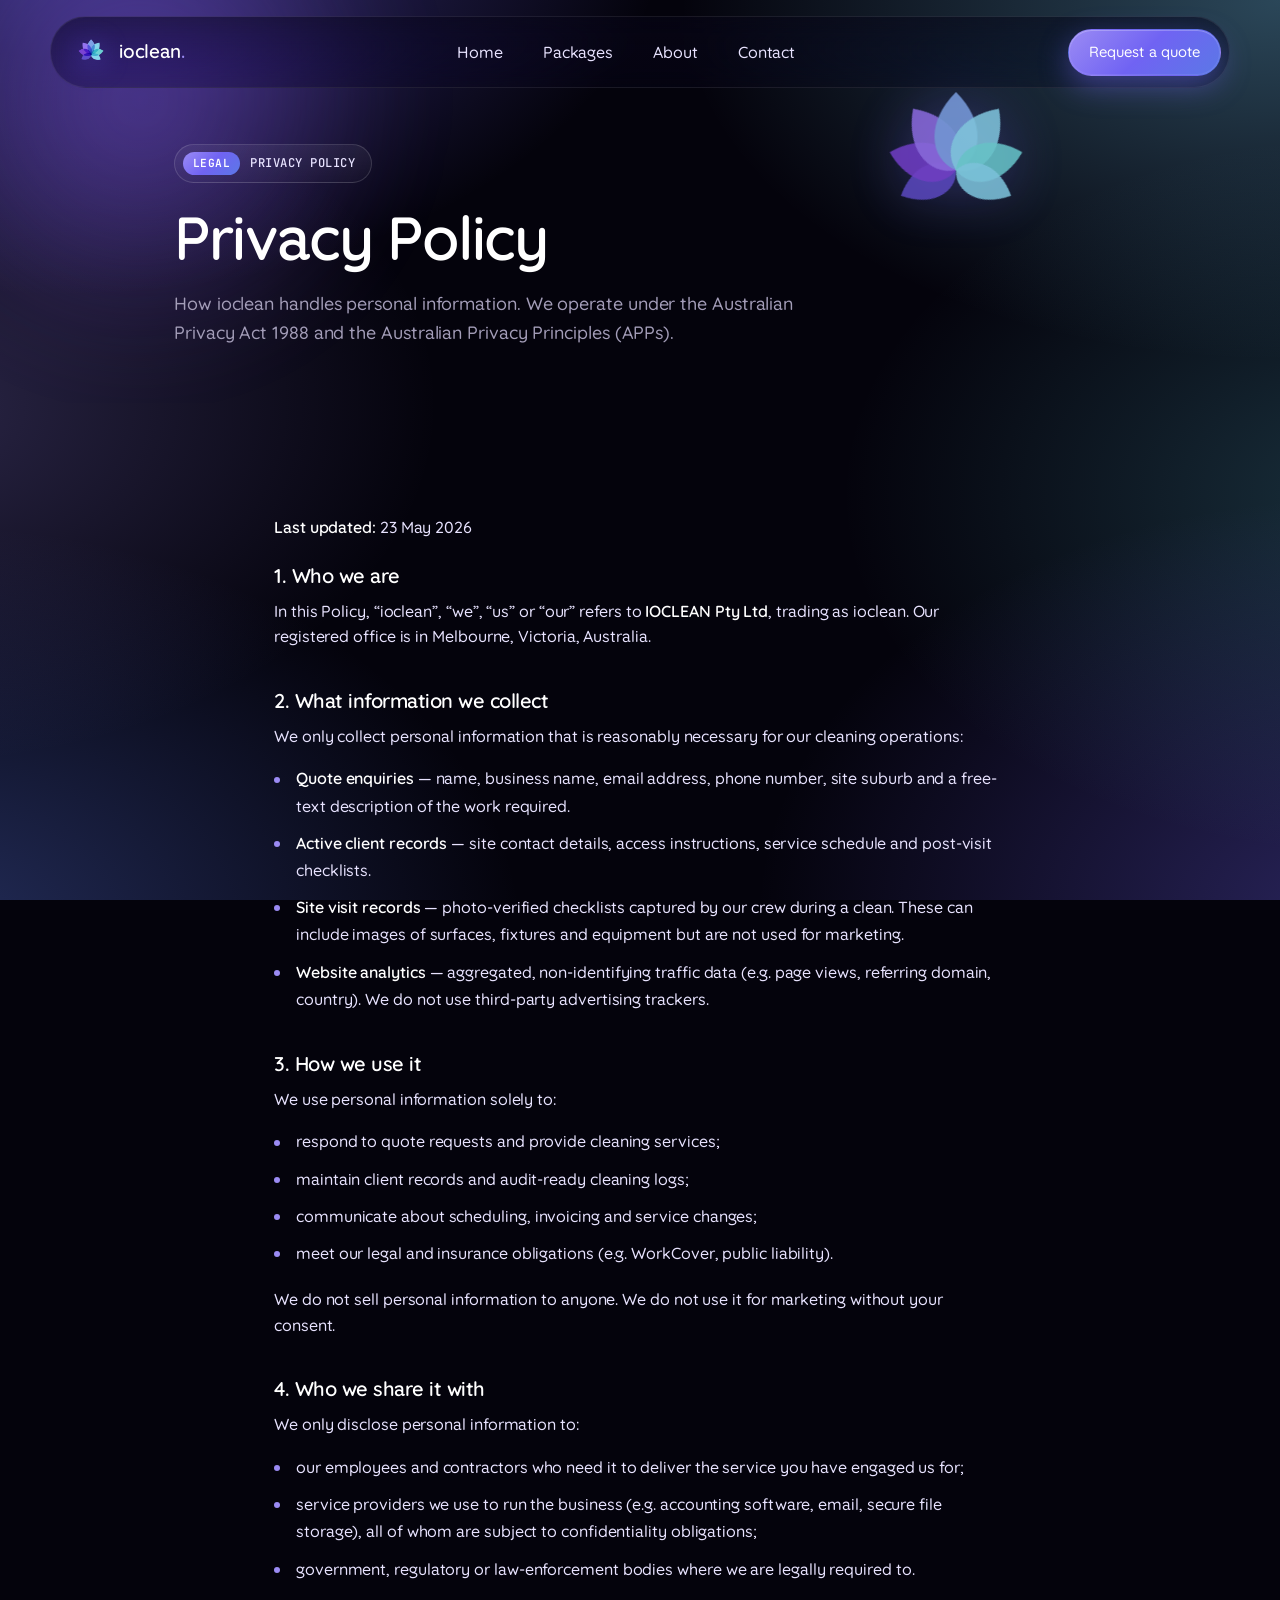
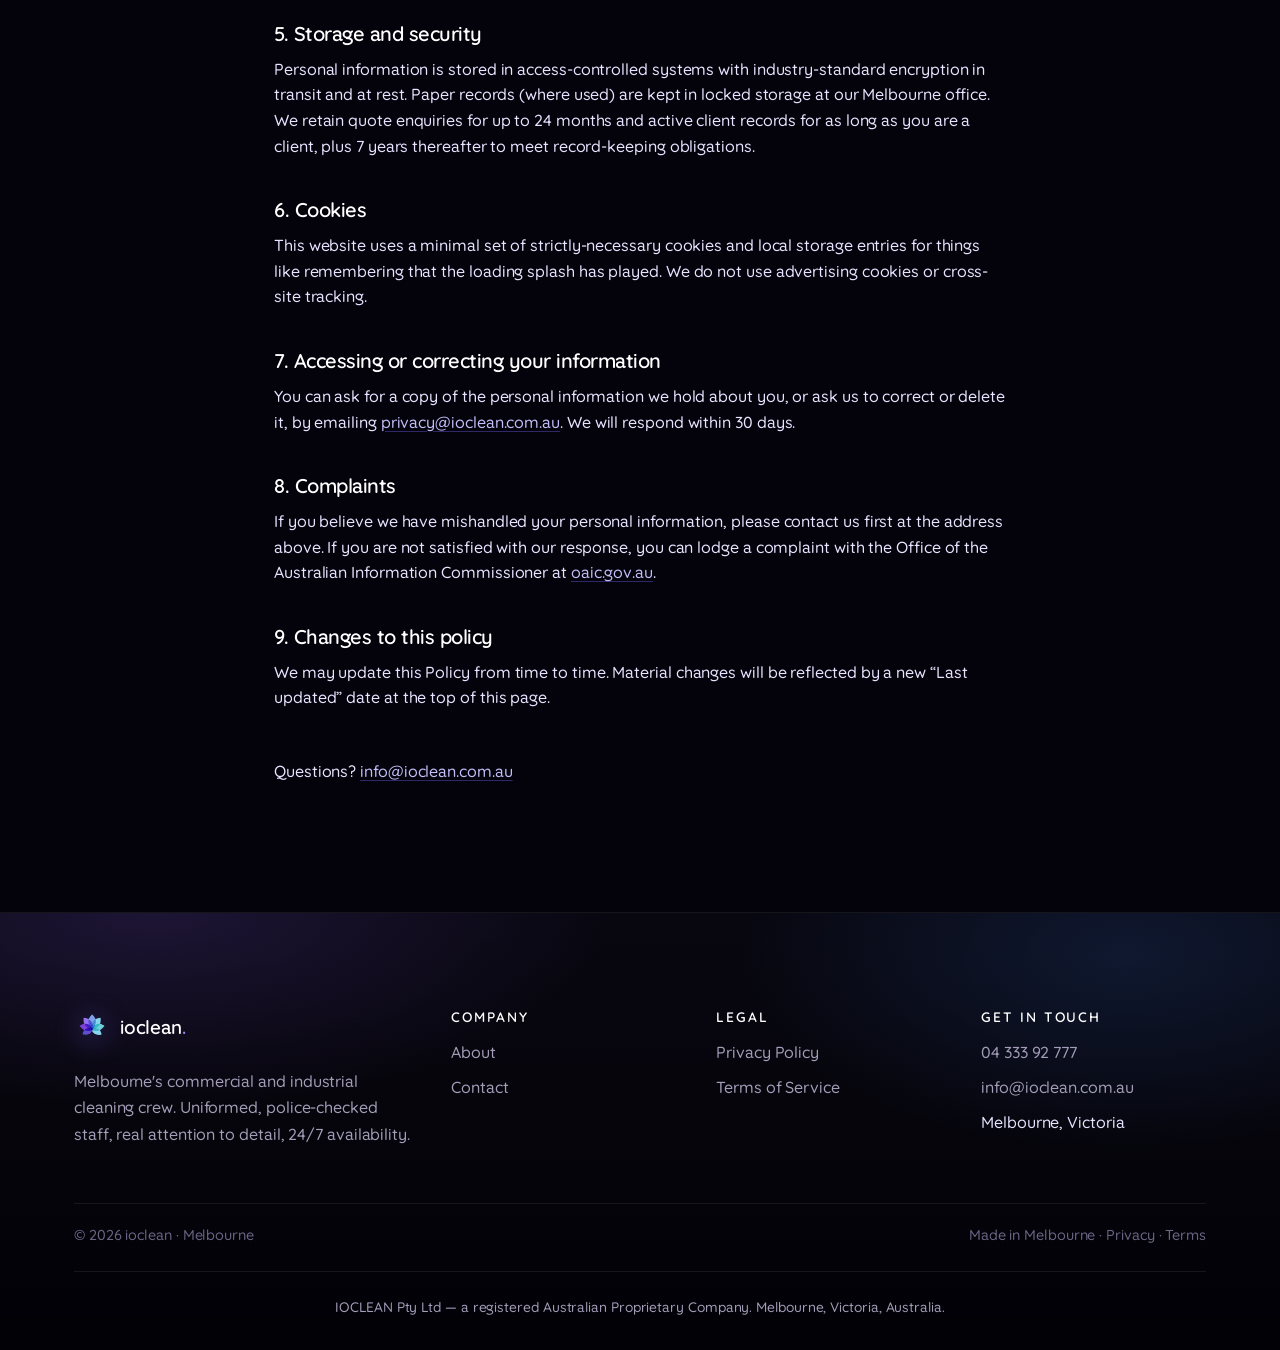
<file: privacy.html>
<!doctype html>
<html lang="en-AU">
<head>
  <meta charset="utf-8" />
  <meta name="viewport" content="width=device-width, initial-scale=1, viewport-fit=cover" />
  <meta name="color-scheme" content="dark" />
  <title>Privacy Policy — ioclean</title>
  <meta name="description" content="How IOCLEAN Pty Ltd handles personal information under the Australian Privacy Act 1988 and the Australian Privacy Principles." />
  <meta name="theme-color" content="#04030c" />

  <link rel="icon" href="/favicon.ico?v=3" sizes="any" />
  <link rel="icon" type="image/png" sizes="32x32" href="/assets/img/brand/favicon-32.png?v=3" />
  <link rel="icon" type="image/png" sizes="192x192" href="/assets/img/brand/favicon-192.png?v=3" />
  <link rel="apple-touch-icon" sizes="180x180" href="/assets/img/brand/apple-touch-icon.png?v=3" />
  <link rel="preconnect" href="https://fonts.googleapis.com" />
  <link rel="preconnect" href="https://fonts.gstatic.com" crossorigin />
  <link rel="stylesheet" href="https://fonts.googleapis.com/css2?family=Quicksand:wght@400;500;600;700&family=JetBrains+Mono:wght@400;500&display=swap" />
  <link rel="canonical" href="https://ioclean.com.au/privacy.html" />
  <meta name="robots" content="index,follow" />

  <meta name="author" content="IOCLEAN Pty Ltd" />
  <meta name="publisher" content="IOCLEAN Pty Ltd" />
  <meta name="geo.region" content="AU-VIC" />
  <meta name="geo.placename" content="Melbourne" />

  <!-- Open Graph -->
  <meta property="og:type"        content="website" />
  <meta property="og:site_name"   content="ioclean" />
  <meta property="og:locale"      content="en_AU" />
  <meta property="og:url"         content="https://ioclean.com.au/privacy.html" />
  <meta property="og:title"       content="Privacy Policy — ioclean" />
  <meta property="og:description" content="How IOCLEAN Pty Ltd handles personal information under the Australian Privacy Act 1988 and the Australian Privacy Principles." />
  <meta property="og:image"       content="https://ioclean.com.au/assets/img/brand/og-image.png" />
  <meta property="og:image:secure_url" content="https://ioclean.com.au/assets/img/brand/og-image.png" />
  <meta property="og:image:type"  content="image/png" />
  <meta property="og:image:width" content="1200" />
  <meta property="og:image:height" content="630" />
  <meta property="og:image:alt"   content="ioclean — Melbourne's premium commercial cleaning partner" />

  <!-- Twitter -->
  <meta name="twitter:card"        content="summary_large_image" />
  <meta name="twitter:title"       content="Privacy Policy — ioclean" />
  <meta name="twitter:description" content="How IOCLEAN Pty Ltd handles personal information under the Australian Privacy Act 1988 and the Australian Privacy Principles." />
  <meta name="twitter:image"       content="https://ioclean.com.au/assets/img/brand/og-image.png" />
  <meta name="twitter:image:alt"   content="ioclean — Melbourne's premium commercial cleaning partner" />

  <!-- Structured data — Breadcrumb + Organization context -->
  <script type="application/ld+json">
  {
    "@context": "https://schema.org",
    "@type": "BreadcrumbList",
    "itemListElement": [
      { "@type": "ListItem", "position": 1, "name": "Home", "item": "https://ioclean.com.au/" },
      { "@type": "ListItem", "position": 2, "name": "Privacy Policy", "item": "https://ioclean.com.au/privacy.html" }
    ]
  }
  </script>
  <script type="application/ld+json">
  {
    "@context": "https://schema.org",
    "@type": "WebPage",
    "name": "Privacy Policy — ioclean",
    "description": "How IOCLEAN Pty Ltd handles personal information under the Australian Privacy Act 1988 and the Australian Privacy Principles.",
    "url": "https://ioclean.com.au/privacy.html",
    "inLanguage": "en-AU",
    "isPartOf": { "@type": "WebSite", "name": "ioclean", "url": "https://ioclean.com.au/" },
    "publisher": {
      "@type": "Organization",
      "name": "ioclean",
      "legalName": "IOCLEAN Pty Ltd",
      "url": "https://ioclean.com.au/",
      "logo": { "@type": "ImageObject", "url": "https://ioclean.com.au/assets/img/brand/og-image.png" }
    }
  }
  </script>


  <link rel="stylesheet" href="assets/css/main.css" />

  <script type="module" src="assets/js/main.js"></script>
  <noscript><style>.page-body{opacity:1!important}.page-splash{display:none!important}.reveal{opacity:1!important;transform:none!important}</style></noscript>
</head>
<body class="page-body">

  <div class="page-splash" aria-hidden="true"><div class="page-splash__mark"><img src="assets/img/brand/logo.png" alt="" width="88" height="88" /></div></div>
  <div class="scroll-progress" aria-hidden="true"></div>

  <header>
    <nav class="nav" aria-label="Primary">
      <a class="brand" href="/" aria-label="ioclean home">
        <span class="brand__mark" aria-hidden="true">
          <img src="assets/img/brand/logo.png" alt="ioclean" width="36" height="36" />
        </span>
        <span class="brand__text">ioclean<span class="dot">.</span></span>
      </a>
      <ul class="nav__links" role="list">
        <li><a class="nav__link" href="/">Home</a></li>
        <li><a class="nav__link" href="packages.html">Packages</a></li>
        <li><a class="nav__link" href="about.html">About</a></li>
        <li><a class="nav__link" href="contact.html">Contact</a></li>
      </ul>
      <div class="nav__cta">
        <a class="btn btn--primary btn--sm btn--glow" href="contact.html" data-magnetic data-strength="0.25">
          <span class="btn__label">Request a quote</span>
        </a>
      </div>
      <button class="nav__toggle" type="button" aria-label="Open menu" aria-expanded="false">
        <span class="nav__toggle__icon"><span></span><span></span><span></span></span>
      </button>
    </nav>
  </header>
  <div class="nav-drawer" aria-hidden="true">
    <a class="nav-drawer__link" href="/">Home</a>
    <a class="nav-drawer__link" href="packages.html">Packages</a>
    <a class="nav-drawer__link" href="about.html">About</a>
    <a class="nav-drawer__link" href="contact.html">Contact</a>
    <a class="btn btn--primary nav-drawer__cta" href="contact.html"><span class="btn__label">Request a quote</span></a>
  </div>

  <main>
    <section class="subhero">
      <span class="glow-blob glow-blob--violet" style="width:520px;height:520px;top:-160px;left:-120px;"></span>
      <div class="container subhero__inner">
        <div class="subhero__copy">
          <span class="eyebrow reveal"><span class="eyebrow__pill">Legal</span> Privacy Policy</span>
          <h1 class="subhero__title reveal" data-stagger="1" style="margin-top:20px">Privacy Policy</h1>
          <p class="subhero__sub reveal" data-stagger="2">
            How ioclean handles personal information. We operate under the Australian Privacy Act 1988 and the
            Australian Privacy Principles (APPs).
          </p>
        </div>
        <span class="subhero__lotus subhero__lotus--sm" aria-hidden="true"><svg class="lotus lotus--md" viewBox="0 0 100 100" aria-hidden="true"><g class="lotus__body"><path class="lotus__petal lotus__petal--1" fill="#624FCE" fill-opacity="0.88" d="M 0 0 C -16 -6 -22 -30 0 -52 C 22 -30 16 -6 0 0 Z"/><path class="lotus__petal lotus__petal--2" fill="#7A43D5" fill-opacity="0.88" d="M 0 0 C -16 -6 -22 -30 0 -52 C 22 -30 16 -6 0 0 Z"/><path class="lotus__petal lotus__petal--3" fill="#9774F0" fill-opacity="0.88" d="M 0 0 C -16 -6 -22 -30 0 -52 C 22 -30 16 -6 0 0 Z"/><path class="lotus__petal lotus__petal--4" fill="#7EA3E7" fill-opacity="0.92" d="M 0 0 C -16 -6 -22 -30 0 -52 C 22 -30 16 -6 0 0 Z"/><path class="lotus__petal lotus__petal--5" fill="#8BD7EF" fill-opacity="0.88" d="M 0 0 C -16 -6 -22 -30 0 -52 C 22 -30 16 -6 0 0 Z"/><path class="lotus__petal lotus__petal--6" fill="#71D5DA" fill-opacity="0.88" d="M 0 0 C -16 -6 -22 -30 0 -52 C 22 -30 16 -6 0 0 Z"/><path class="lotus__petal lotus__petal--7" fill="#89D5EE" fill-opacity="0.88" d="M 0 0 C -16 -6 -22 -30 0 -52 C 22 -30 16 -6 0 0 Z"/></g></svg></span>
      </div>
    </section>

    <section class="section">
      <div class="container" style="max-width:780px">
        <div class="legal-doc reveal">
          <p class="muted"><strong>Last updated:</strong> 23 May 2026</p>

          <h2>1. Who we are</h2>
          <p>
            In this Policy, &ldquo;ioclean&rdquo;, &ldquo;we&rdquo;, &ldquo;us&rdquo; or &ldquo;our&rdquo; refers to
            <strong>IOCLEAN Pty Ltd</strong>, trading as ioclean.
            Our registered office is in Melbourne, Victoria, Australia.
          </p>

          <h2>2. What information we collect</h2>
          <p>We only collect personal information that is reasonably necessary for our cleaning operations:</p>
          <ul>
            <li><strong>Quote enquiries</strong> &mdash; name, business name, email address, phone number, site suburb and a free-text description of the work required.</li>
            <li><strong>Active client records</strong> &mdash; site contact details, access instructions, service schedule and post-visit checklists.</li>
            <li><strong>Site visit records</strong> &mdash; photo-verified checklists captured by our crew during a clean. These can include images of surfaces, fixtures and equipment but are not used for marketing.</li>
            <li><strong>Website analytics</strong> &mdash; aggregated, non-identifying traffic data (e.g. page views, referring domain, country). We do not use third-party advertising trackers.</li>
          </ul>

          <h2>3. How we use it</h2>
          <p>We use personal information solely to:</p>
          <ul>
            <li>respond to quote requests and provide cleaning services;</li>
            <li>maintain client records and audit-ready cleaning logs;</li>
            <li>communicate about scheduling, invoicing and service changes;</li>
            <li>meet our legal and insurance obligations (e.g. WorkCover, public liability).</li>
          </ul>
          <p>We do not sell personal information to anyone. We do not use it for marketing without your consent.</p>

          <h2>4. Who we share it with</h2>
          <p>We only disclose personal information to:</p>
          <ul>
            <li>our employees and contractors who need it to deliver the service you have engaged us for;</li>
            <li>service providers we use to run the business (e.g. accounting software, email, secure file storage), all of whom are subject to confidentiality obligations;</li>
            <li>government, regulatory or law-enforcement bodies where we are legally required to.</li>
          </ul>

          <h2>5. Storage and security</h2>
          <p>
            Personal information is stored in access-controlled systems with industry-standard encryption in transit and at rest.
            Paper records (where used) are kept in locked storage at our Melbourne office. We retain quote enquiries for up to
            24 months and active client records for as long as you are a client, plus 7 years thereafter to meet
            record-keeping obligations.
          </p>

          <h2>6. Cookies</h2>
          <p>
            This website uses a minimal set of strictly-necessary cookies and local storage entries for things like remembering
            that the loading splash has played. We do not use advertising cookies or cross-site tracking.
          </p>

          <h2>7. Accessing or correcting your information</h2>
          <p>
            You can ask for a copy of the personal information we hold about you, or ask us to correct or delete it, by emailing
            <a href="mailto:privacy@ioclean.com.au">privacy@ioclean.com.au</a>. We will respond within 30 days.
          </p>

          <h2>8. Complaints</h2>
          <p>
            If you believe we have mishandled your personal information, please contact us first at the address above. If you are
            not satisfied with our response, you can lodge a complaint with the Office of the Australian Information Commissioner
            at <a href="https://www.oaic.gov.au/" rel="noopener">oaic.gov.au</a>.
          </p>

          <h2>9. Changes to this policy</h2>
          <p>
            We may update this Policy from time to time. Material changes will be reflected by a new &ldquo;Last updated&rdquo;
            date at the top of this page.
          </p>

          <p class="muted" style="margin-top:48px">
            Questions? <a href="mailto:info@ioclean.com.au">info@ioclean.com.au</a>
          </p>
        </div>
      </div>
    </section>
  </main>

  <footer class="footer">
    <div class="container">
      <div class="footer__grid">
        <div class="footer__brandcol">
          <a class="brand" href="/">
            <span class="brand__mark" aria-hidden="true">
              <img src="assets/img/brand/logo.png" alt="ioclean" width="36" height="36" />
            </span>
            <span class="brand__text">ioclean<span class="dot">.</span></span>
          </a>
          <p>Melbourne's commercial and industrial cleaning crew. Uniformed, police-checked staff, real attention to detail, 24/7 availability.</p>
        </div>
        <div>
          <h5 class="footer__title">Company</h5>
          <ul class="footer__list">
            <li><a href="about.html">About</a></li>
            <li><a href="contact.html">Contact</a></li>
          </ul>
        </div>
        <div>
          <h5 class="footer__title">Legal</h5>
          <ul class="footer__list">
            <li><a href="privacy.html">Privacy Policy</a></li>
            <li><a href="terms.html">Terms of Service</a></li>
          </ul>
        </div>
        <div>
          <h5 class="footer__title">Get in touch</h5>
          <ul class="footer__list">
            <li><a href="#" data-tel="MDQzMzM5Mjc3Nw==" data-tel-display="MDQgMzMzIDkyIDc3Nw==">Office line</a></li>
            <li><a href="mailto:info@ioclean.com.au">info@ioclean.com.au</a></li>
            <li>Melbourne, Victoria</li>
          </ul>
        </div>
      </div>
      <div class="footer__bottom">
        <div>© <span data-year>2026</span> ioclean · Melbourne</div>
        <div>Made in Melbourne · <a href="privacy.html">Privacy</a> · <a href="terms.html">Terms</a></div>
      </div>
      <div class="footer__legal">
        <p>IOCLEAN Pty Ltd — a registered Australian Proprietary Company. Melbourne, Victoria, Australia.</p>
      </div>
    </div>
  </footer>

</body>
</html>
</file>
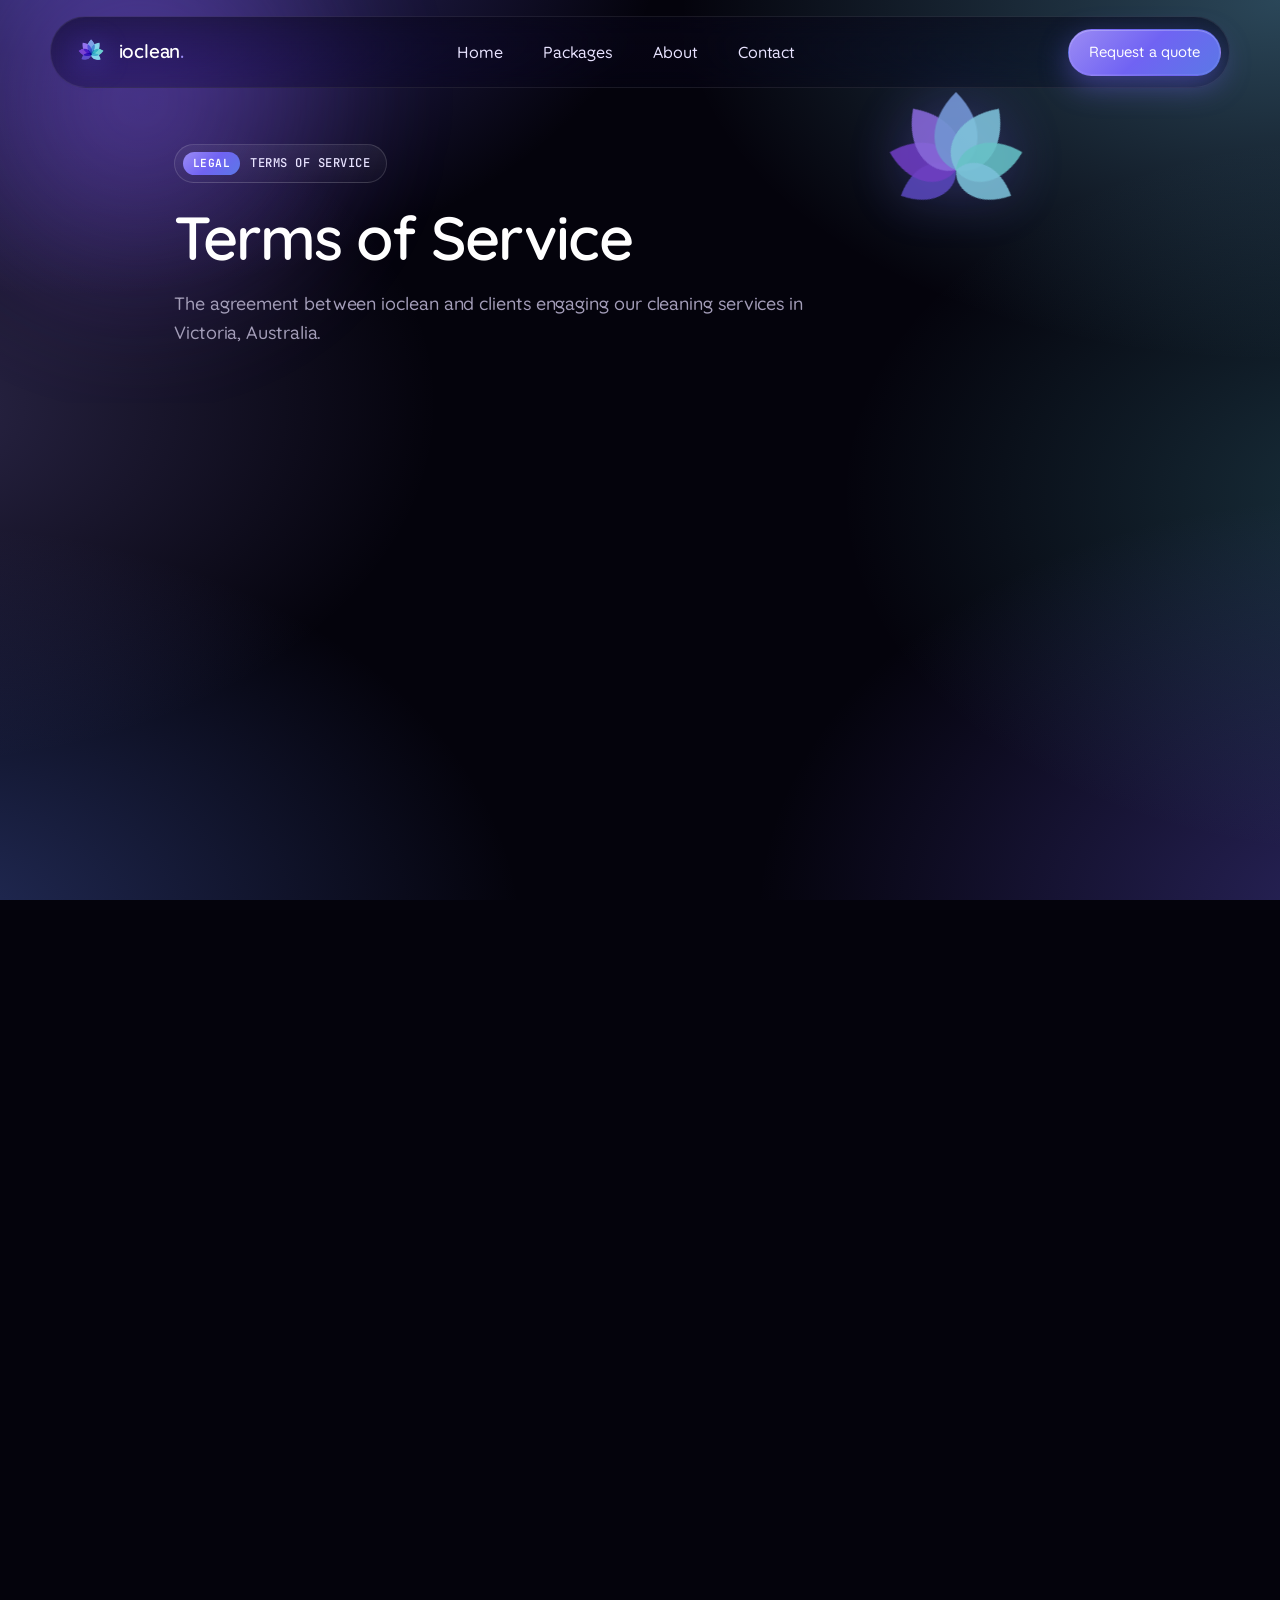
<file: terms.html>
<!doctype html>
<html lang="en-AU">
<head>
  <meta charset="utf-8" />
  <meta name="viewport" content="width=device-width, initial-scale=1, viewport-fit=cover" />
  <meta name="color-scheme" content="dark" />
  <title>Terms of Service — ioclean</title>
  <meta name="description" content="Terms of service for ioclean cleaning operations. Quoting, service delivery, payment, cancellation, liability and Australian Consumer Law rights." />
  <meta name="theme-color" content="#04030c" />

  <link rel="icon" href="/favicon.ico?v=3" sizes="any" />
  <link rel="icon" type="image/png" sizes="32x32" href="/assets/img/brand/favicon-32.png?v=3" />
  <link rel="icon" type="image/png" sizes="192x192" href="/assets/img/brand/favicon-192.png?v=3" />
  <link rel="apple-touch-icon" sizes="180x180" href="/assets/img/brand/apple-touch-icon.png?v=3" />
  <link rel="preconnect" href="https://fonts.googleapis.com" />
  <link rel="preconnect" href="https://fonts.gstatic.com" crossorigin />
  <link rel="stylesheet" href="https://fonts.googleapis.com/css2?family=Quicksand:wght@400;500;600;700&family=JetBrains+Mono:wght@400;500&display=swap" />
  <link rel="canonical" href="https://ioclean.com.au/terms.html" />
  <meta name="robots" content="index,follow" />

  <meta name="author" content="IOCLEAN Pty Ltd" />
  <meta name="publisher" content="IOCLEAN Pty Ltd" />
  <meta name="geo.region" content="AU-VIC" />
  <meta name="geo.placename" content="Melbourne" />

  <!-- Open Graph -->
  <meta property="og:type"        content="website" />
  <meta property="og:site_name"   content="ioclean" />
  <meta property="og:locale"      content="en_AU" />
  <meta property="og:url"         content="https://ioclean.com.au/terms.html" />
  <meta property="og:title"       content="Terms of Service — ioclean" />
  <meta property="og:description" content="Terms of service for ioclean cleaning operations. Quoting, service delivery, payment, cancellation, liability and Australian Consumer Law rights." />
  <meta property="og:image"       content="https://ioclean.com.au/assets/img/brand/og-image.png" />
  <meta property="og:image:secure_url" content="https://ioclean.com.au/assets/img/brand/og-image.png" />
  <meta property="og:image:type"  content="image/png" />
  <meta property="og:image:width" content="1200" />
  <meta property="og:image:height" content="630" />
  <meta property="og:image:alt"   content="ioclean — Melbourne's premium commercial cleaning partner" />

  <!-- Twitter -->
  <meta name="twitter:card"        content="summary_large_image" />
  <meta name="twitter:title"       content="Terms of Service — ioclean" />
  <meta name="twitter:description" content="Terms of service for ioclean cleaning operations. Quoting, service delivery, payment, cancellation, liability and Australian Consumer Law rights." />
  <meta name="twitter:image"       content="https://ioclean.com.au/assets/img/brand/og-image.png" />
  <meta name="twitter:image:alt"   content="ioclean — Melbourne's premium commercial cleaning partner" />

  <!-- Structured data — Breadcrumb + Organization context -->
  <script type="application/ld+json">
  {
    "@context": "https://schema.org",
    "@type": "BreadcrumbList",
    "itemListElement": [
      { "@type": "ListItem", "position": 1, "name": "Home", "item": "https://ioclean.com.au/" },
      { "@type": "ListItem", "position": 2, "name": "Terms of Service", "item": "https://ioclean.com.au/terms.html" }
    ]
  }
  </script>
  <script type="application/ld+json">
  {
    "@context": "https://schema.org",
    "@type": "WebPage",
    "name": "Terms of Service — ioclean",
    "description": "Terms of service for ioclean cleaning operations. Quoting, service delivery, payment, cancellation, liability and Australian Consumer Law rights.",
    "url": "https://ioclean.com.au/terms.html",
    "inLanguage": "en-AU",
    "isPartOf": { "@type": "WebSite", "name": "ioclean", "url": "https://ioclean.com.au/" },
    "publisher": {
      "@type": "Organization",
      "name": "ioclean",
      "legalName": "IOCLEAN Pty Ltd",
      "url": "https://ioclean.com.au/",
      "logo": { "@type": "ImageObject", "url": "https://ioclean.com.au/assets/img/brand/og-image.png" }
    }
  }
  </script>


  <link rel="stylesheet" href="assets/css/main.css" />

  <script type="module" src="assets/js/main.js"></script>
  <noscript><style>.page-body{opacity:1!important}.page-splash{display:none!important}.reveal{opacity:1!important;transform:none!important}</style></noscript>
</head>
<body class="page-body">

  <div class="page-splash" aria-hidden="true"><div class="page-splash__mark"><img src="assets/img/brand/logo.png" alt="" width="88" height="88" /></div></div>
  <div class="scroll-progress" aria-hidden="true"></div>

  <header>
    <nav class="nav" aria-label="Primary">
      <a class="brand" href="/" aria-label="ioclean home">
        <span class="brand__mark" aria-hidden="true">
          <img src="assets/img/brand/logo.png" alt="ioclean" width="36" height="36" />
        </span>
        <span class="brand__text">ioclean<span class="dot">.</span></span>
      </a>
      <ul class="nav__links" role="list">
        <li><a class="nav__link" href="/">Home</a></li>
        <li><a class="nav__link" href="packages.html">Packages</a></li>
        <li><a class="nav__link" href="about.html">About</a></li>
        <li><a class="nav__link" href="contact.html">Contact</a></li>
      </ul>
      <div class="nav__cta">
        <a class="btn btn--primary btn--sm btn--glow" href="contact.html" data-magnetic data-strength="0.25">
          <span class="btn__label">Request a quote</span>
        </a>
      </div>
      <button class="nav__toggle" type="button" aria-label="Open menu" aria-expanded="false">
        <span class="nav__toggle__icon"><span></span><span></span><span></span></span>
      </button>
    </nav>
  </header>
  <div class="nav-drawer" aria-hidden="true">
    <a class="nav-drawer__link" href="/">Home</a>
    <a class="nav-drawer__link" href="packages.html">Packages</a>
    <a class="nav-drawer__link" href="about.html">About</a>
    <a class="nav-drawer__link" href="contact.html">Contact</a>
    <a class="btn btn--primary nav-drawer__cta" href="contact.html"><span class="btn__label">Request a quote</span></a>
  </div>

  <main>
    <section class="subhero">
      <span class="glow-blob glow-blob--violet" style="width:520px;height:520px;top:-160px;left:-120px;"></span>
      <div class="container subhero__inner">
        <div class="subhero__copy">
          <span class="eyebrow reveal"><span class="eyebrow__pill">Legal</span> Terms of Service</span>
          <h1 class="subhero__title reveal" data-stagger="1" style="margin-top:20px">Terms of Service</h1>
          <p class="subhero__sub reveal" data-stagger="2">
            The agreement between ioclean and clients engaging our cleaning services in Victoria, Australia.
          </p>
        </div>
        <span class="subhero__lotus subhero__lotus--sm" aria-hidden="true"><svg class="lotus lotus--md" viewBox="0 0 100 100" aria-hidden="true"><g class="lotus__body"><path class="lotus__petal lotus__petal--1" fill="#624FCE" fill-opacity="0.88" d="M 0 0 C -16 -6 -22 -30 0 -52 C 22 -30 16 -6 0 0 Z"/><path class="lotus__petal lotus__petal--2" fill="#7A43D5" fill-opacity="0.88" d="M 0 0 C -16 -6 -22 -30 0 -52 C 22 -30 16 -6 0 0 Z"/><path class="lotus__petal lotus__petal--3" fill="#9774F0" fill-opacity="0.88" d="M 0 0 C -16 -6 -22 -30 0 -52 C 22 -30 16 -6 0 0 Z"/><path class="lotus__petal lotus__petal--4" fill="#7EA3E7" fill-opacity="0.92" d="M 0 0 C -16 -6 -22 -30 0 -52 C 22 -30 16 -6 0 0 Z"/><path class="lotus__petal lotus__petal--5" fill="#8BD7EF" fill-opacity="0.88" d="M 0 0 C -16 -6 -22 -30 0 -52 C 22 -30 16 -6 0 0 Z"/><path class="lotus__petal lotus__petal--6" fill="#71D5DA" fill-opacity="0.88" d="M 0 0 C -16 -6 -22 -30 0 -52 C 22 -30 16 -6 0 0 Z"/><path class="lotus__petal lotus__petal--7" fill="#89D5EE" fill-opacity="0.88" d="M 0 0 C -16 -6 -22 -30 0 -52 C 22 -30 16 -6 0 0 Z"/></g></svg></span>
      </div>
    </section>

    <section class="section">
      <div class="container" style="max-width:780px">
        <div class="legal-doc reveal">
          <p class="muted"><strong>Last updated:</strong> 23 May 2026</p>

          <h2>1. About these terms</h2>
          <p>
            These Terms govern cleaning services provided by <strong>IOCLEAN Pty Ltd</strong>
            trading as <strong>ioclean</strong>,
            to clients (&ldquo;you&rdquo;) in Victoria, Australia. By engaging our services you agree to these Terms,
            together with any written quote or service schedule we provide.
          </p>

          <h2>2. Quotes and acceptance</h2>
          <ul>
            <li>Quotes are valid for 30 days from the date of issue unless otherwise stated.</li>
            <li>Quotes are based on the scope and site conditions documented during our walk-through. Material changes to scope may result in a revised price.</li>
            <li>Acceptance occurs when you confirm the quote in writing (email is sufficient) or when we begin the agreed service with your authorisation.</li>
          </ul>

          <h2>3. Service delivery</h2>
          <ul>
            <li>We provide uniformed, police-checked staff. The primary crew assigned to your site is identified in your service schedule.</li>
            <li>We aim to arrive within the scheduled window. If we are delayed, we will let you know as soon as practicable.</li>
            <li>You agree to provide safe site access, a usable water supply, working power for our equipment, and to advise us of any site-specific risks or chemicals.</li>
          </ul>

          <h2>4. Fees, invoicing and payment</h2>
          <ul>
            <li>Fees are as stated in your quote. Recurring services are invoiced on the schedule agreed (typically monthly in arrears).</li>
            <li>Standard payment terms are 14 days from the invoice date unless otherwise agreed in writing.</li>
            <li>Late payments may incur recovery costs and interest at the rate set under the Penalty Interest Rates Act 1983 (Vic).</li>
          </ul>

          <h2>5. Cancellation and rescheduling</h2>
          <ul>
            <li><strong>One-off jobs:</strong> cancellation with at least 24 hours' notice is free. Less than 24 hours' notice may incur a callout fee of up to 50% of the booking.</li>
            <li><strong>Recurring contracts:</strong> either party may terminate on 30 days' written notice. Termination for cause (e.g. material breach) may be made immediately.</li>
            <li>We may suspend service if the site becomes unsafe or if invoices remain unpaid beyond 14 days from the due date.</li>
          </ul>

          <h2>6. Quality, complaints and re-cleans</h2>
          <p>
            If you are not satisfied with a clean, please notify us within 48 hours of the visit. Where the issue is within
            the agreed scope and our control, we will return promptly to put it right at no additional charge.
          </p>

          <h2>7. Liability and insurance</h2>
          <ul>
            <li>We hold $20M public liability insurance and WorkCover insurance for our crew.</li>
            <li>To the extent permitted by law, our liability for any loss or damage is limited to the cost of re-supplying the cleaning service or the value of the affected visit.</li>
            <li>We are not liable for indirect or consequential loss, or for damage to fragile, unsecured or pre-existing damaged items where the condition was not disclosed.</li>
            <li>Nothing in these Terms excludes any rights you have under the Australian Consumer Law that cannot lawfully be excluded.</li>
          </ul>

          <h2>8. Privacy</h2>
          <p>
            Personal information is handled in accordance with our <a href="privacy.html">Privacy Policy</a>.
          </p>

          <h2>9. Governing law</h2>
          <p>
            These Terms are governed by the laws of Victoria, Australia. The parties submit to the non-exclusive jurisdiction
            of the courts of Victoria.
          </p>

          <h2>10. Contact</h2>
          <p>
            Questions about these Terms?
            Email <a href="mailto:info@ioclean.com.au">info@ioclean.com.au</a> or call
            <a href="#" data-tel="MDQzMzM5Mjc3Nw==" data-tel-display="MDQgMzMzIDkyIDc3Nw==">our office</a>.
          </p>
        </div>
      </div>
    </section>
  </main>

  <footer class="footer">
    <div class="container">
      <div class="footer__grid">
        <div class="footer__brandcol">
          <a class="brand" href="/">
            <span class="brand__mark" aria-hidden="true">
              <img src="assets/img/brand/logo.png" alt="ioclean" width="36" height="36" />
            </span>
            <span class="brand__text">ioclean<span class="dot">.</span></span>
          </a>
          <p>Melbourne's commercial and industrial cleaning crew. Uniformed, police-checked staff, real attention to detail, 24/7 availability.</p>
        </div>
        <div>
          <h5 class="footer__title">Company</h5>
          <ul class="footer__list">
            <li><a href="about.html">About</a></li>
            <li><a href="contact.html">Contact</a></li>
          </ul>
        </div>
        <div>
          <h5 class="footer__title">Legal</h5>
          <ul class="footer__list">
            <li><a href="privacy.html">Privacy Policy</a></li>
            <li><a href="terms.html">Terms of Service</a></li>
          </ul>
        </div>
        <div>
          <h5 class="footer__title">Get in touch</h5>
          <ul class="footer__list">
            <li><a href="#" data-tel="MDQzMzM5Mjc3Nw==" data-tel-display="MDQgMzMzIDkyIDc3Nw==">Office line</a></li>
            <li><a href="mailto:info@ioclean.com.au">info@ioclean.com.au</a></li>
            <li>Melbourne, Victoria</li>
          </ul>
        </div>
      </div>
      <div class="footer__bottom">
        <div>© <span data-year>2026</span> ioclean · Melbourne</div>
        <div>Made in Melbourne · <a href="privacy.html">Privacy</a> · <a href="terms.html">Terms</a></div>
      </div>
      <div class="footer__legal">
        <p>IOCLEAN Pty Ltd — a registered Australian Proprietary Company. Melbourne, Victoria, Australia.</p>
      </div>
    </div>
  </footer>

</body>
</html>
</file>
<file: assets/css/main.css>
/* ============================================================
 * main.css
 * Aggregator — imports the modular CSS files in cascade order.
 * tokens → base → layout → effects → nav → buttons → cards
 *        → components → hero → map → footer
 * Load with a single <link rel="stylesheet" href="assets/css/main.css">.
 * ============================================================ */


@import url('./tokens.css');
@import url('./base.css');
@import url('./layout.css');
@import url('./effects.css');
@import url('./nav.css');
@import url('./buttons.css');
@import url('./cards.css');
@import url('./components.css');
@import url('./hero.css');
@import url('./map.css');
@import url('./footer.css');
@import url('./photos.css');
@import url('./logo.css');
@import url('./mobile.css');
</file>
